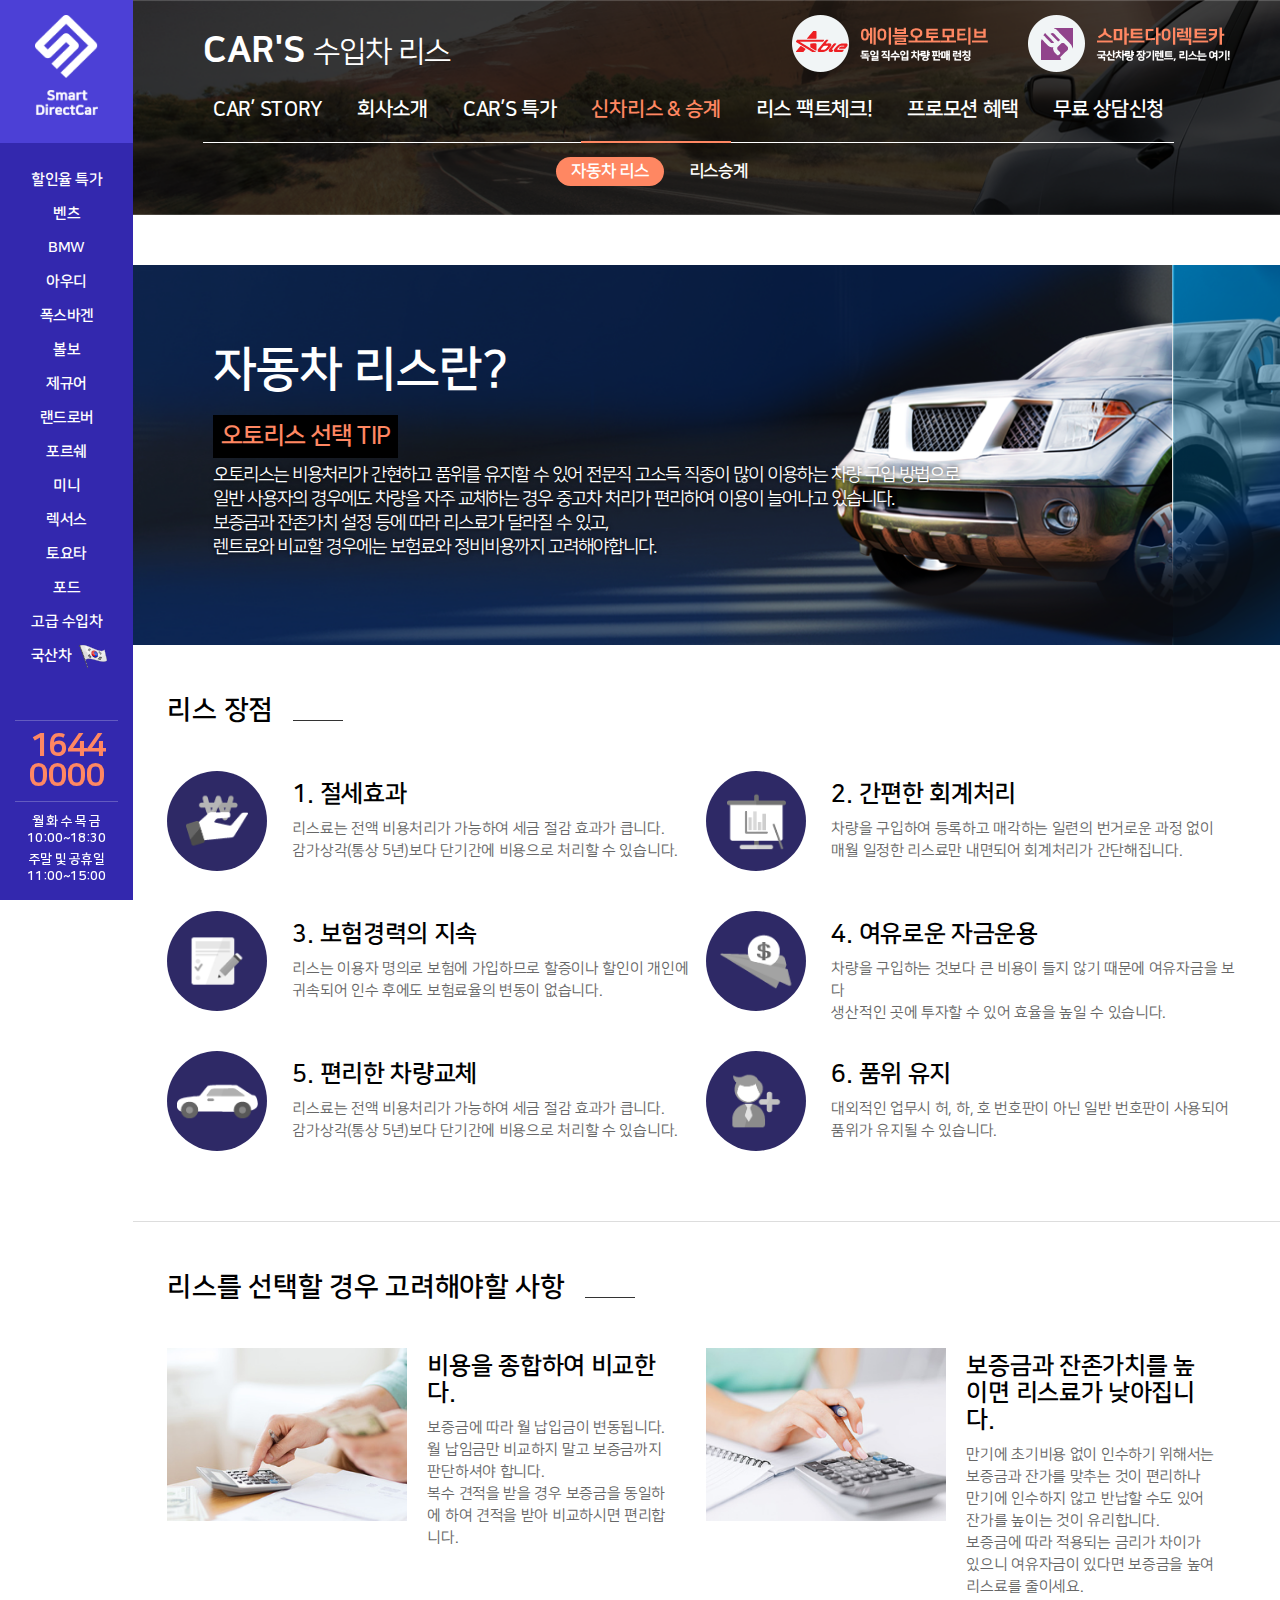
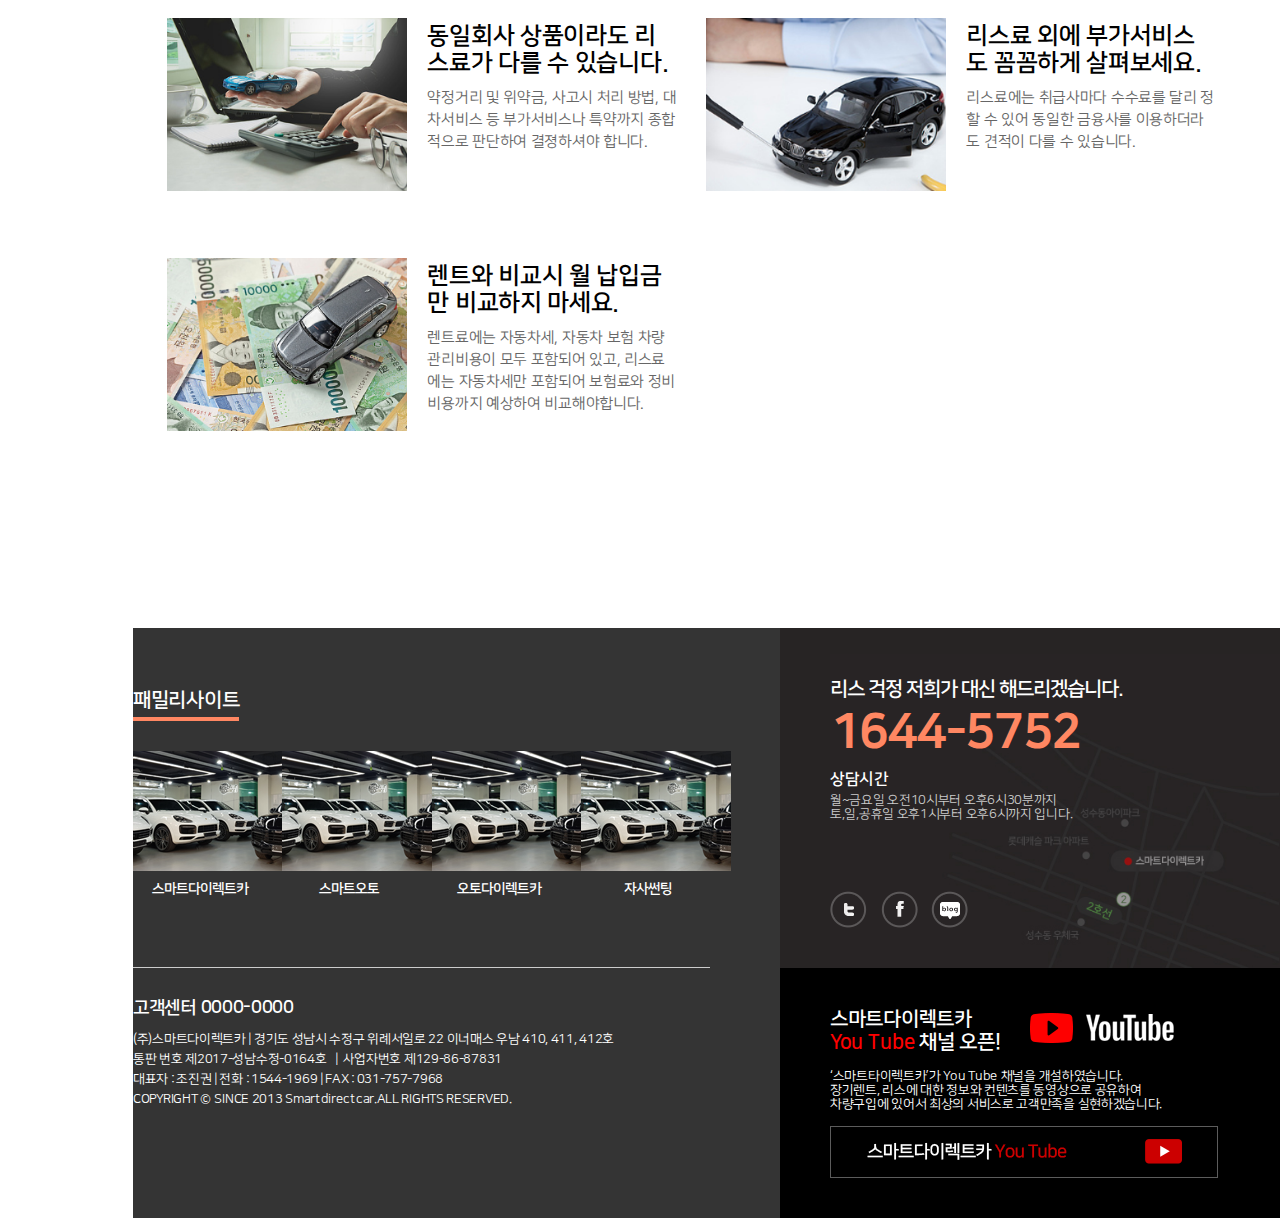
<file: car_rease.html>
<!DOCTYPE html>
<html>
<head>
<title></title>
<meta name="description" content="신차구매, 국산차 수입차 할부 리스 장기렌트, 오토리스, 장기렌트카 가격비교사이트, 보증금없는장기렌트카, 무보증 비교견적">
<meta property="og:type" content="website">
<meta property="og:title" content="스마트오토 - 신차 장기렌트카 자동차리스 비교견적, 오토리스 장기렌트카 가격비교 사이트">
<meta property="og:description" content="신차구매, 국산차 수입차 할부 리스 장기렌트, 오토리스, 장기렌트카 가격비교사이트, 보증금없는장기렌트카, 무보증 비교견적">
<meta property="og:image" content="resources/img/logo.png">
<meta property="og:url" content="http://smartdirectcar.com">
<meta http-equiv="Content-Type" content="text/html; charset=utf-8">
<meta http-equiv="X-UA-Compatible" content="IE=edge">
<link rel="stylesheet" type="text/css" href="resources/css/style.css">
<link rel="stylesheet" type="text/css" href="resources/css/scrollbar.css">
<link rel="stylesheet" type="text/css" href="resources/css/settings.css">
<link rel="stylesheet" type="text/css" href="resources/css/owl.carousel.min.css">
<link rel="stylesheet" type="text/css" href="resources/css/owl.theme.default.min.css">
</head>
<body>
<div class="side-nav">
	<h1><img src="resources/img/logo_smartdirectcar.png" alt="Smartdirect Car"></h1>
	<div class="nav-list scrollbar-inner">
		<ul>
			<li><a href="#"><span>할인율 특가</span></a></li>
			<li><a href="#"><span>벤츠</span></a></li>
			<li><a href="#"><span>BMW</span></a></li>
			<li><a href="#"><span>아우디</span></a></li>
			<li><a href="#"><span>폭스바겐</span></a></li>
			<li><a href="#"><span>볼보</span></a></li>
			<li><a href="#"><span>제규어</span></a></li>
			<li><a href="#"><span>랜드로버</span></a></li>
			<li><a href="#"><span>포르쉐</span></a></li>
			<li><a href="#"><span>미니</span></a></li>
			<li><a href="#"><span>렉서스</span></a></li>
			<li><a href="#"><span>토요타</span></a></li>
			<li><a href="#"><span>포드</span></a></li>
			<li><a href="#"><span>고급 수입차</span></a></li>
			<li><a href="#"><span>국산차</span><img src="resources/img/icon_korea.png"></a></li>
		</ul>
	</div>
    <div class="side-info">
        <div class="contact-info">
            1644<br>0000                    
        </div>
        <div class="work-info">
            <p>
            월 화 수 목 금<br>
            10:00~18:30
            </p>
            <p>
            주말 및 공휴일<br>
            11:00~15:00
            </p>
        </div>
    </div>
</div>
<div class="container">
    <div class="header company">
        <div class="header-wrap">
            <div class="nav">
                <h2 class="header-tt">CAR'S <small>수입차 리스</small></h2>
                <ul>
                    <li><a href="index.html"><span>CAR’ STORY</span></a></li>
                    <li><a href="company.html"><span>회사소개</span></a></li>
                    <li><a href="specials.html"><span>CAR’S 특가</span></a></li>
                    <li class="active" onmouseover="$(this).addClass('hover');"><a href="car_rease.html"><span>신차리스 & 승계</span></a>
                        <ul>
                            <li class="active"><a href="car_rease.html"><span>자동차 리스</span></a></li>
                            <li><a href="#"><span>리스승계</span></a></li>
                        </ul>
                    </li>
                    <li><a href="#"><span>리스 팩트체크!</span></a></li>
                    <li><a href="#"><span>프로모션 혜택</span></a></li>
                    <li><a href="#"><span>무료 상담신청</span></a></li>
                </ul>
            </div>
            <div class="banner">
                <a href="#"><img src="resources/img/header_banner_1.png"></a>
                <a href="#"><img src="resources/img/header_banner_2.png"></a>
            </div>
        </div>
    </div>
    <div class="sub-container">
        <div class="sub-tt-area rease">
            <div class="sub-tt-wrap">
                <div class="sub-tt">
                    <h2><span>자동차 리스란?</span></h2>
                    <div class="point-pink">오토리스 선택 TIP</div>
                    <p>
                        오토리스는 비용처리가 간현하고 품위를 유지할 수 있어 전문직 고소득 직종이 많이 이용하는 차량 구입 방법으로<br>
                        일반 사용자의 경우에도 차량을 자주 교체하는 경우 중고차 처리가 편리하여 이용이 늘어나고 있습니다.<br>
                        보증금과 잔존가치 설정 등에 따라 리스료가 달라질 수 있고,<br>
                        렌트료와 비교할 경우에는 보험료와 정비비용까지 고려해야합니다.
                    </p>
                </div>
            </div>
        </div>
        <div class="sub-ctn-area rease">
            <div class="sub-ctn-wrap">
                <h3 class="sub-ctn-tt"><div class="stt-text">리스 장점</div></h3>
                <div class="sub-ctn-right">
                    <div class="rease-ctn-1">
                        <ul>
                            <li>
                                <div class="ctn-icon"><img src="resources/img/rease/ctn1_icon_1.png"></div>
                                <div class="ctn-text">
                                    <h5>1. 절세효과</h5>
                                    <p>리스료는 전액 비용처리가 가능하여 세금 절감 효과가 큽니다.</p>
                                    <p>감가상각(통상 5년)보다 단기간에 비용으로 처리할 수 있습니다.</p>
                                </div>
                            </li>
                            <li>
                                <div class="ctn-icon"><img src="resources/img/rease/ctn1_icon_2.png"></div>
                                <div class="ctn-text">
                                    <h5>2. 간편한 회계처리</h5>
                                    <p>차량을 구입하여 등록하고 매각하는 일련의 번거로운 과정 없이<br>매월 일정한 리스료만 내면되어 회계처리가 간단해집니다.</p>
                                </div>
                            </li>
                            <li>
                                <div class="ctn-icon"><img src="resources/img/rease/ctn1_icon_3.png"></div>
                                <div class="ctn-text">
                                    <h5>3. 보험경력의 지속</h5>
                                    <p>리스는 이용자 명의로 보험에 가입하므로 할증이나 할인이 개인에<br>귀속되어 인수 후에도 보험료율의 변동이 없습니다.</p>
                                </div>
                            </li>
                            <li>
                                <div class="ctn-icon"><img src="resources/img/rease/ctn1_icon_4.png"></div>
                                <div class="ctn-text">
                                    <h5>4. 여유로운 자금운용</h5>
                                    <p>차량을 구입하는 것보다 큰 비용이 들지 않기 때문에 여유자금을 보다<br>생산적인 곳에 투자할 수 있어 효율을 높일 수 있습니다.</p>
                                </div>
                            </li>
                            <li>
                                <div class="ctn-icon"><img src="resources/img/rease/ctn1_icon_5.png"></div>
                                <div class="ctn-text">
                                    <h5>5. 편리한 차량교체</h5>
                                    <p>리스료는 전액 비용처리가 가능하여 세금 절감 효과가 큽니다.<br>감가상각(통상 5년)보다 단기간에 비용으로 처리할 수 있습니다.</p>
                                </div>
                            </li>
                            <li>
                                <div class="ctn-icon"><img src="resources/img/rease/ctn1_icon_6.png"></div>
                                <div class="ctn-text">
                                    <h5>6. 품위 유지</h5>
                                    <p>대외적인 업무시 허, 하, 호 번호판이 아닌 일반 번호판이 사용되어<br>품위가 유지될 수 있습니다.</p>
                                </div>
                            </li>
                        </ul>
                    </div>
                </div>
            </div>
        </div>
        <div class="sub-ctn-area rease">
            <div class="sub-ctn-wrap">
                <h3 class="sub-ctn-tt"><div class="stt-text">리스를 선택할 경우 고려해야할 사항</div></h3>
                <div class="sub-ctn-right">
                    <div class="rease-ctn-2">
                        <ul>
                            <li>
                                <div class="ctn-img"><img src="resources/img/rease/ctn2_img_1.png"></div>
                                <div class="ctn-text">
                                    <h5>비용을 종합하여 비교한다.</h5>
                                    <p>보증금에 따라 월 납입금이 변동됩니다. 월 납임금만 비교하지 말고 보증금까지 판단하셔야 합니다.<br>복수 견적을 받을 경우 보증금을 동일하에 하여 견적을 받아 비교하시면 편리합니다.</p>
                                </div>
                            </li>
                            <li>
                                <div class="ctn-img"><img src="resources/img/rease/ctn2_img_2.png"></div>
                                <div class="ctn-text">
                                    <h5>보증금과 잔존가치를 높이면 리스료가 낮아집니다.</h5>
                                    <p>만기에 초기비용 없이 인수하기 위해서는 보증금과 잔가를 맞추는 것이 편리하나 만기에 인수하지 않고 반납할 수도 있어 잔가를 높이는 것이 유리합니다. <br>보증금에 따라 적용되는 금리가 차이가 있으니 여유자금이 있다면 보증금을 높여 리스료를 줄이세요.</p>
                                </div>
                            </li>
                            <li>
                                <div class="ctn-img"><img src="resources/img/rease/ctn2_img_3.png"></div>
                                <div class="ctn-text">
                                    <h5>동일회사 상품이라도 리스료가 다를 수 있습니다.</h5>
                                    <p>약정거리 및 위약금, 사고시 처리 방법, 대차서비스 등 부가서비스나 특약까지 종합적으로 판단하여 결졍하셔야 합니다.</p>
                                </div>
                            </li>
                            <li>
                                <div class="ctn-img"><img src="resources/img/rease/ctn2_img_4.png"></div>
                                <div class="ctn-text">
                                    <h5>리스료 외에 부가서비스도 꼼꼼하게 살펴보세요.</h5>
                                    <p>리스료에는 취급사마다 수수료를 달리 정할 수 있어 동일한 금융사를 이용하더라도 견적이 다를 수 있습니다.</p>
                                </div>
                            </li>
                            <li>
                                <div class="ctn-img"><img src="resources/img/rease/ctn2_img_5.png"></div>
                                <div class="ctn-text">
                                    <h5>렌트와 비교시 월 납입금만 비교하지 마세요.</h5>
                                    <p>렌트료에는 자동차세, 자동차 보험 차량관리비용이 모두 포함되어 있고, 리스료에는 자동차세만 포함되어 보험료와 정비비용까지 예상하여 비교해야합니다.</p>
                                </div>
                            </li>
                        </ul>
                    </div>
                </div>
            </div>
        </div>
    </div>
    <div class="footer">
        <div class="footer-wrap">
            <div class="footer-left">
                <div class="family-site">
                    <h3><span>패밀리사이트</span></h3>
                    <ul>
                        <li>
                            <div class="item-img"><img src="resources/img/family_site_sample.png"></div>
                            <div class="item-tt">스마트다이렉트카</div>
                        </li>
                        <li>
                            <div class="item-img"><img src="resources/img/family_site_sample.png"></div>
                            <div class="item-tt">스마트오토</div>
                        </li>
                        <li>
                            <div class="item-img"><img src="resources/img/family_site_sample.png"></div>
                            <div class="item-tt">오토다이렉트카</div>
                        </li>
                        <li>
                            <div class="item-img"><img src="resources/img/family_site_sample.png"></div>
                            <div class="item-tt">자사썬팅</div>
                        </li>
                    </ul>
                </div>
                <div class="copylight">
                    <h3>고객센터 0000-0000</h3>
                    <p>(주)스마트다이렉트카  |  경기도 성남시 수정구 위례서일로 22 이너매스 우남 410, 411, 412호</p>
                    <p>통판 번호 제2017-성남수정-0164호   |  사업자번호 제129-86-87831</p>
                    <p>대표자 : 조진권  |  전화 : 1544-1969   |  FAX : 031-757-7968</p>
                    <p>COPYRIGHT © SINCE 2013 Smartdirectcar.ALL RIGHTS RESERVED.</p>
                    <p></p>
                </div>
            </div>
            <div class="footer-right">
                <div class="smart-contact">
                    <h3><span>리스 걱정  저희가 대신 해드리겠습니다.</span><strong>1644-5752</strong></h3>
                    <h4>상담시간</h4>
                    <p>월~금요일 오전10시부터 오후6시30분까지</p>
                    <p>토,일,공휴일 오후1시부터 오후6시까지 입니다.</p>
                    <div class="site-link">
                        <a href="javascript:void(0);"><img src="resources/img/icon_twiter.png"></a>
                        <a href="javascript:void(0);"><img src="resources/img/icon_facebook.png"></a>
                        <a href="javascript:void(0);"><img src="resources/img/icon_blog.png"></a>
                    </div>
                </div>
                <div class="smart-youtube">
                    <h3>스마트다이렉트카<br><span>You Tube</span> 채널 오픈!</h3>
                    <p>‘스마트타이렉트카’가 You Tube 채널을 개설하였습니다.</p>
                    <p>장기렌트, 리스에 대한 정보와 컨텐츠를 동영상으로 공유하여</p>
                    <p>차량구입에 있어서 최상의 서비스로 고객만족을 실현하겠습니다.</p>
                    <a href="javascirpt:void(0);"><img src="resources/img/btn_youtube.png"></a>
                </div>
            </div>
        </div>
    </div>
</div>
<script src="https://code.jquery.com/jquery-1.11.0.min.js"></script>
<script src="resources/js/owl.carousel.min.js"></script>
<script src="resources/js/jquery.scrollbar.js"></script>
<script src="resources/js/jquery.themepunch.tools.min.js"></script>
<script src="resources/js/jquery.themepunch.revolution.min.js"></script>
<script type="text/javascript" src="resources/js/revolution.extension.carousel.js"></script>
<script type="text/javascript" src="resources/js/revolution.extension.navigation.js"></script>
<script src="resources/js/vticker-min.js"></script>
<script src="resources/js/waypoints.min.js"></script>
<script src="resources/js/counterup.min.js"></script>
<script>

$(window).scroll(function(){
  var stickytop = $('.specials-inquiry'),
      scroll = $(window).scrollTop();

  if (scroll >= 700) { 
    stickytop.addClass('fixed');
  }
  else {
    stickytop.removeClass('fixed');
  }
});    

$(document).ready(function(){

    // Counter
    $('.stt-count .count').counterUp({
        delay: 10,
        time: 1000
    });

    // Header Navigation
    $(".header .nav > ul > li").mouseover(function() {
        $(this).addClass('hover');
    });
    $(".header .nav > ul > li").mouseout(function() {
        $(this).removeClass('hover');
    });

    // Jquery Scrollbar
    $('.scrollbar-inner').scrollbar();

    $('.specials-list ul .list-item').click (function() {
        $('.specials-list ul .list-item').removeClass('selected');
        $(this).toggleClass('selected');
    });

});

</script>
</body>
</html>
</file>
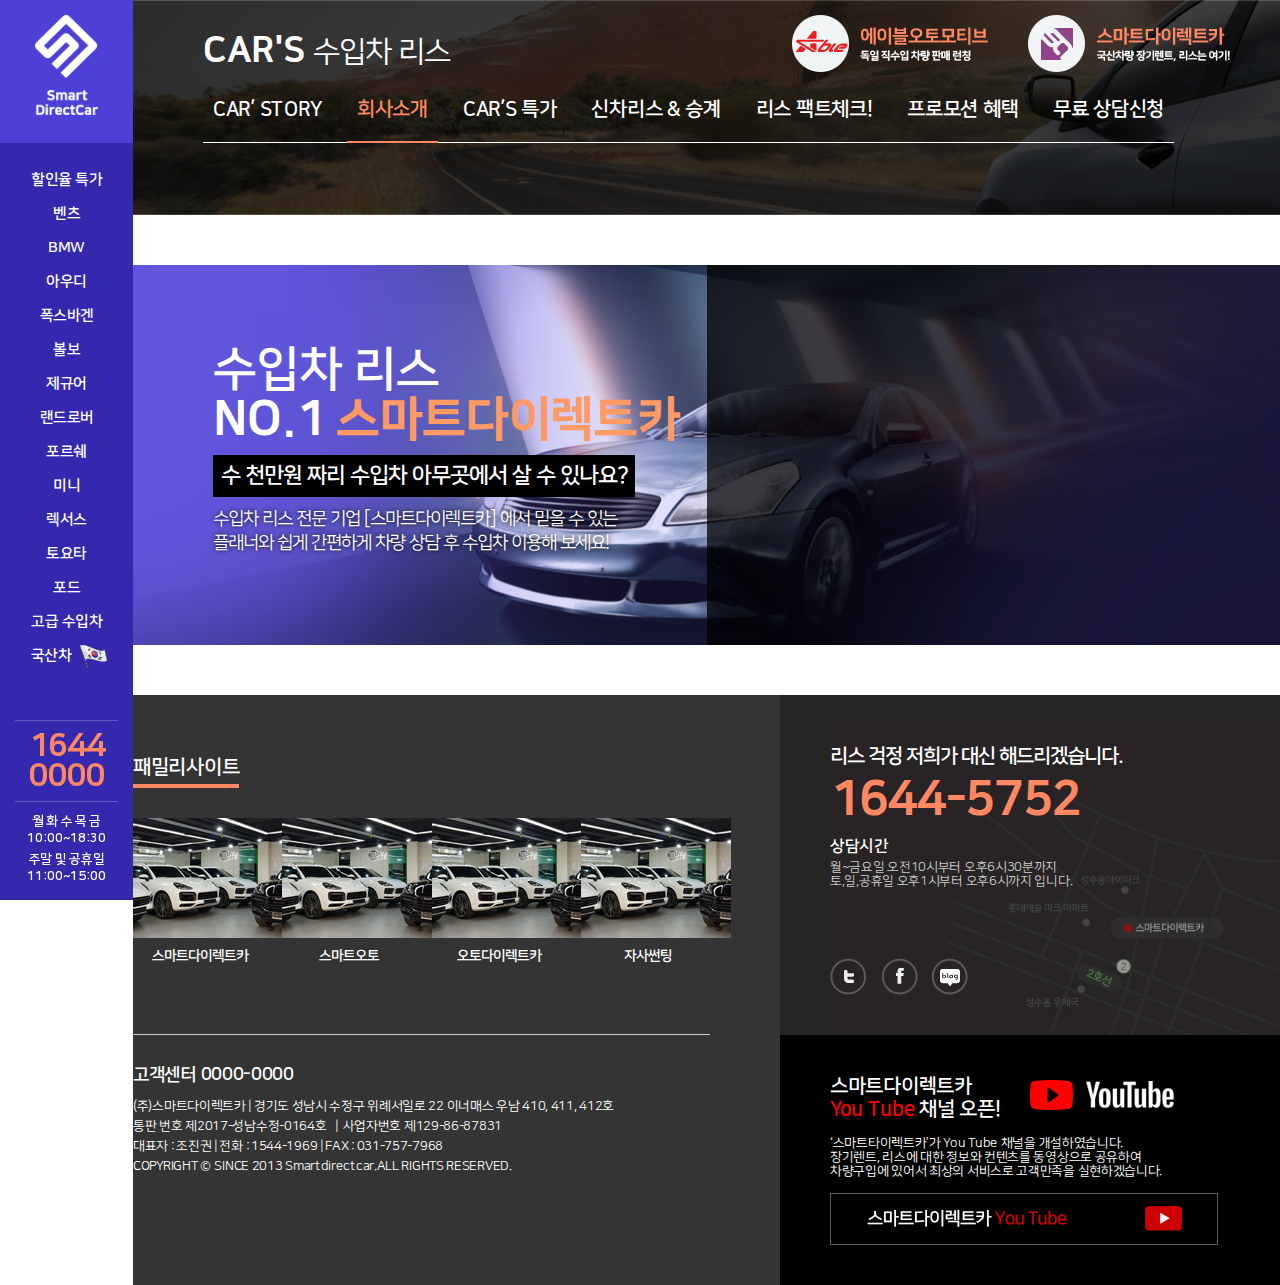
<file: company.html>
<!DOCTYPE html>
<html>
<head>
<title></title>
<meta name="description" content="신차구매, 국산차 수입차 할부 리스 장기렌트, 오토리스, 장기렌트카 가격비교사이트, 보증금없는장기렌트카, 무보증 비교견적">
<meta property="og:type" content="website">
<meta property="og:title" content="스마트오토 - 신차 장기렌트카 자동차리스 비교견적, 오토리스 장기렌트카 가격비교 사이트">
<meta property="og:description" content="신차구매, 국산차 수입차 할부 리스 장기렌트, 오토리스, 장기렌트카 가격비교사이트, 보증금없는장기렌트카, 무보증 비교견적">
<meta property="og:image" content="resources/img/logo.png">
<meta property="og:url" content="http://smartdirectcar.com">
<meta http-equiv="Content-Type" content="text/html; charset=utf-8">
<meta http-equiv="X-UA-Compatible" content="IE=edge">
<link rel="stylesheet" type="text/css" href="resources/css/style.css">
<link rel="stylesheet" type="text/css" href="resources/css/scrollbar.css">
<link rel="stylesheet" type="text/css" href="resources/css/settings.css">
<link rel="stylesheet" type="text/css" href="resources/css/owl.carousel.min.css">
<link rel="stylesheet" type="text/css" href="resources/css/owl.theme.default.min.css">
</head>
<body>
<div class="side-nav">
	<h1><img src="resources/img/logo_smartdirectcar.png" alt="Smartdirect Car"></h1>
	<div class="nav-list scrollbar-inner">
		<ul>
			<li><a href="#"><span>할인율 특가</span></a></li>
			<li><a href="#"><span>벤츠</span></a></li>
			<li><a href="#"><span>BMW</span></a></li>
			<li><a href="#"><span>아우디</span></a></li>
			<li><a href="#"><span>폭스바겐</span></a></li>
			<li><a href="#"><span>볼보</span></a></li>
			<li><a href="#"><span>제규어</span></a></li>
			<li><a href="#"><span>랜드로버</span></a></li>
			<li><a href="#"><span>포르쉐</span></a></li>
			<li><a href="#"><span>미니</span></a></li>
			<li><a href="#"><span>렉서스</span></a></li>
			<li><a href="#"><span>토요타</span></a></li>
			<li><a href="#"><span>포드</span></a></li>
			<li><a href="#"><span>고급 수입차</span></a></li>
			<li><a href="#"><span>국산차</span><img src="resources/img/icon_korea.png"></a></li>
		</ul>
	</div>
    <div class="side-info">
        <div class="contact-info">
            1644<br>0000                    
        </div>
        <div class="work-info">
            <p>
            월 화 수 목 금<br>
            10:00~18:30
            </p>
            <p>
            주말 및 공휴일<br>
            11:00~15:00
            </p>
        </div>
    </div>
</div>
<div class="container">
    <div class="header company">
        <div class="header-wrap">
            <div class="nav">
                <h2 class="header-tt">CAR'S <small>수입차 리스</small></h2>
                <ul>
                    <li><a href="index.html"><span>CAR’ STORY</span></a></li>
                    <li class="active"><a href="company.html"><span>회사소개</span></a></li>
                    <li><a href="#"><span>CAR’S 특가</span></a></li>
                    <li onmouseover="$(this).addClass('hover');"><a href="#"><span>신차리스 & 승계</span></a>
                        <ul>
                            <li><a href="#"><span>신규리스</span></a></li>
                            <li><a href="#"><span>리스승계</span></a></li>
                        </ul>
                    </li>
                    <li><a href="#"><span>리스 팩트체크!</span></a></li>
                    <li><a href="#"><span>프로모션 혜택</span></a></li>
                    <li><a href="#"><span>무료 상담신청</span></a></li>
                </ul>
            </div>
            <div class="banner">
                <a href="#"><img src="resources/img/header_banner_1.png"></a>
                <a href="#"><img src="resources/img/header_banner_2.png"></a>
            </div>
        </div>
    </div>
    <div class="sub-container">
        <div class="sub-tt-area company">
            <div class="sub-tt-wrap">
                <div class="sub-tt">
                    <h2><span>수입차 리스</span><br>NO.1 <strong>스마트다이렉트카</strong></h2>
                    <div class="point-black">수 천만원 짜리 수입차 아무곳에서 살 수 있나요?</div>
                    <p>수입차 리스 전문 기업 [스마트다이렉트카] 에서 믿을 수 있는<br>플래너와  쉽게 간편하게 차량 상담 후 수입차 이용해 보세요!</p>
                </div>
                <div class="sub-tt-ctn"></div>
            </div>
        </div>
    </div>
    <div class="footer">
        <div class="footer-wrap">
            <div class="footer-left">
                <div class="family-site">
                    <h3><span>패밀리사이트</span></h3>
                    <ul>
                        <li>
                            <div class="item-img"><img src="resources/img/family_site_sample.png"></div>
                            <div class="item-tt">스마트다이렉트카</div>
                        </li>
                        <li>
                            <div class="item-img"><img src="resources/img/family_site_sample.png"></div>
                            <div class="item-tt">스마트오토</div>
                        </li>
                        <li>
                            <div class="item-img"><img src="resources/img/family_site_sample.png"></div>
                            <div class="item-tt">오토다이렉트카</div>
                        </li>
                        <li>
                            <div class="item-img"><img src="resources/img/family_site_sample.png"></div>
                            <div class="item-tt">자사썬팅</div>
                        </li>
                    </ul>
                </div>
                <div class="copylight">
                    <h3>고객센터 0000-0000</h3>
                    <p>(주)스마트다이렉트카  |  경기도 성남시 수정구 위례서일로 22 이너매스 우남 410, 411, 412호</p>
                    <p>통판 번호 제2017-성남수정-0164호   |  사업자번호 제129-86-87831</p>
                    <p>대표자 : 조진권  |  전화 : 1544-1969   |  FAX : 031-757-7968</p>
                    <p>COPYRIGHT © SINCE 2013 Smartdirectcar.ALL RIGHTS RESERVED.</p>
                    <p></p>
                </div>
            </div>
            <div class="footer-right">
                <div class="smart-contact">
                    <h3><span>리스 걱정  저희가 대신 해드리겠습니다.</span><strong>1644-5752</strong></h3>
                    <h4>상담시간</h4>
                    <p>월~금요일 오전10시부터 오후6시30분까지</p>
                    <p>토,일,공휴일 오후1시부터 오후6시까지 입니다.</p>
                    <div class="site-link">
                        <a href="javascript:void(0);"><img src="resources/img/icon_twiter.png"></a>
                        <a href="javascript:void(0);"><img src="resources/img/icon_facebook.png"></a>
                        <a href="javascript:void(0);"><img src="resources/img/icon_blog.png"></a>
                    </div>
                </div>
                <div class="smart-youtube">
                    <h3>스마트다이렉트카<br><span>You Tube</span> 채널 오픈!</h3>
                    <p>‘스마트타이렉트카’가 You Tube 채널을 개설하였습니다.</p>
                    <p>장기렌트, 리스에 대한 정보와 컨텐츠를 동영상으로 공유하여</p>
                    <p>차량구입에 있어서 최상의 서비스로 고객만족을 실현하겠습니다.</p>
                    <a href="javascirpt:void(0);"><img src="resources/img/btn_youtube.png"></a>
                </div>
            </div>
        </div>
    </div>
</div>
<script src="https://code.jquery.com/jquery-1.11.0.min.js"></script>
<script src="resources/js/owl.carousel.min.js"></script>
<script src="resources/js/jquery.scrollbar.js"></script>
<script src="resources/js/jquery.themepunch.tools.min.js"></script>
<script src="resources/js/jquery.themepunch.revolution.min.js"></script>
<script type="text/javascript" src="resources/js/revolution.extension.carousel.js"></script>
<script type="text/javascript" src="resources/js/revolution.extension.navigation.js"></script>
<script src="resources/js/vticker-min.js"></script>
<script src="resources/js/waypoints.min.js"></script>
<script src="resources/js/counterup.min.js"></script>
<script>
    
$(document).ready(function(){

    // Counter
    $('.rease-now-item .count').counterUp({
        delay: 10,
        time: 1000
    });

    // Header Navigation
    $(".header .nav > ul > li").mouseover(function() {
        $(this).addClass('hover');
    });
    $(".header .nav > ul > li").mouseout(function() {
        $(this).removeClass('hover');
    });

    // Jquery Scrollbar
    $('.scrollbar-inner').scrollbar();

    // Main Banner Slide
    var owl = $('.owl-carousel.side-banner');
        owl.owlCarousel({
        margin: 0,
        loop: true,
        items:1,
        nav: true,
        autoplay:true,
        autoplayTimeout:3000,
        autoplayHoverPause:true
    });

    
    // Main Awards Slide
    var owl = $('.owl-carousel.list-awards');
        owl.owlCarousel({
        margin: 20,
        loop: true,
        items:5,
        nav: true,
        autoplay:true,
        autoplayTimeout:3000,
        autoplayHoverPause:true
    });
    
    // Main Tinting Slide
    var owl = $('.owl-carousel.list-tinting');
        owl.owlCarousel({
        margin: 0,
        loop: true,
        items:5,
        nav: true,
        autoplay:true,
        autoplayTimeout:3000,
        autoplayHoverPause:true
    });
});

</script>
</body>
</html>
</file>
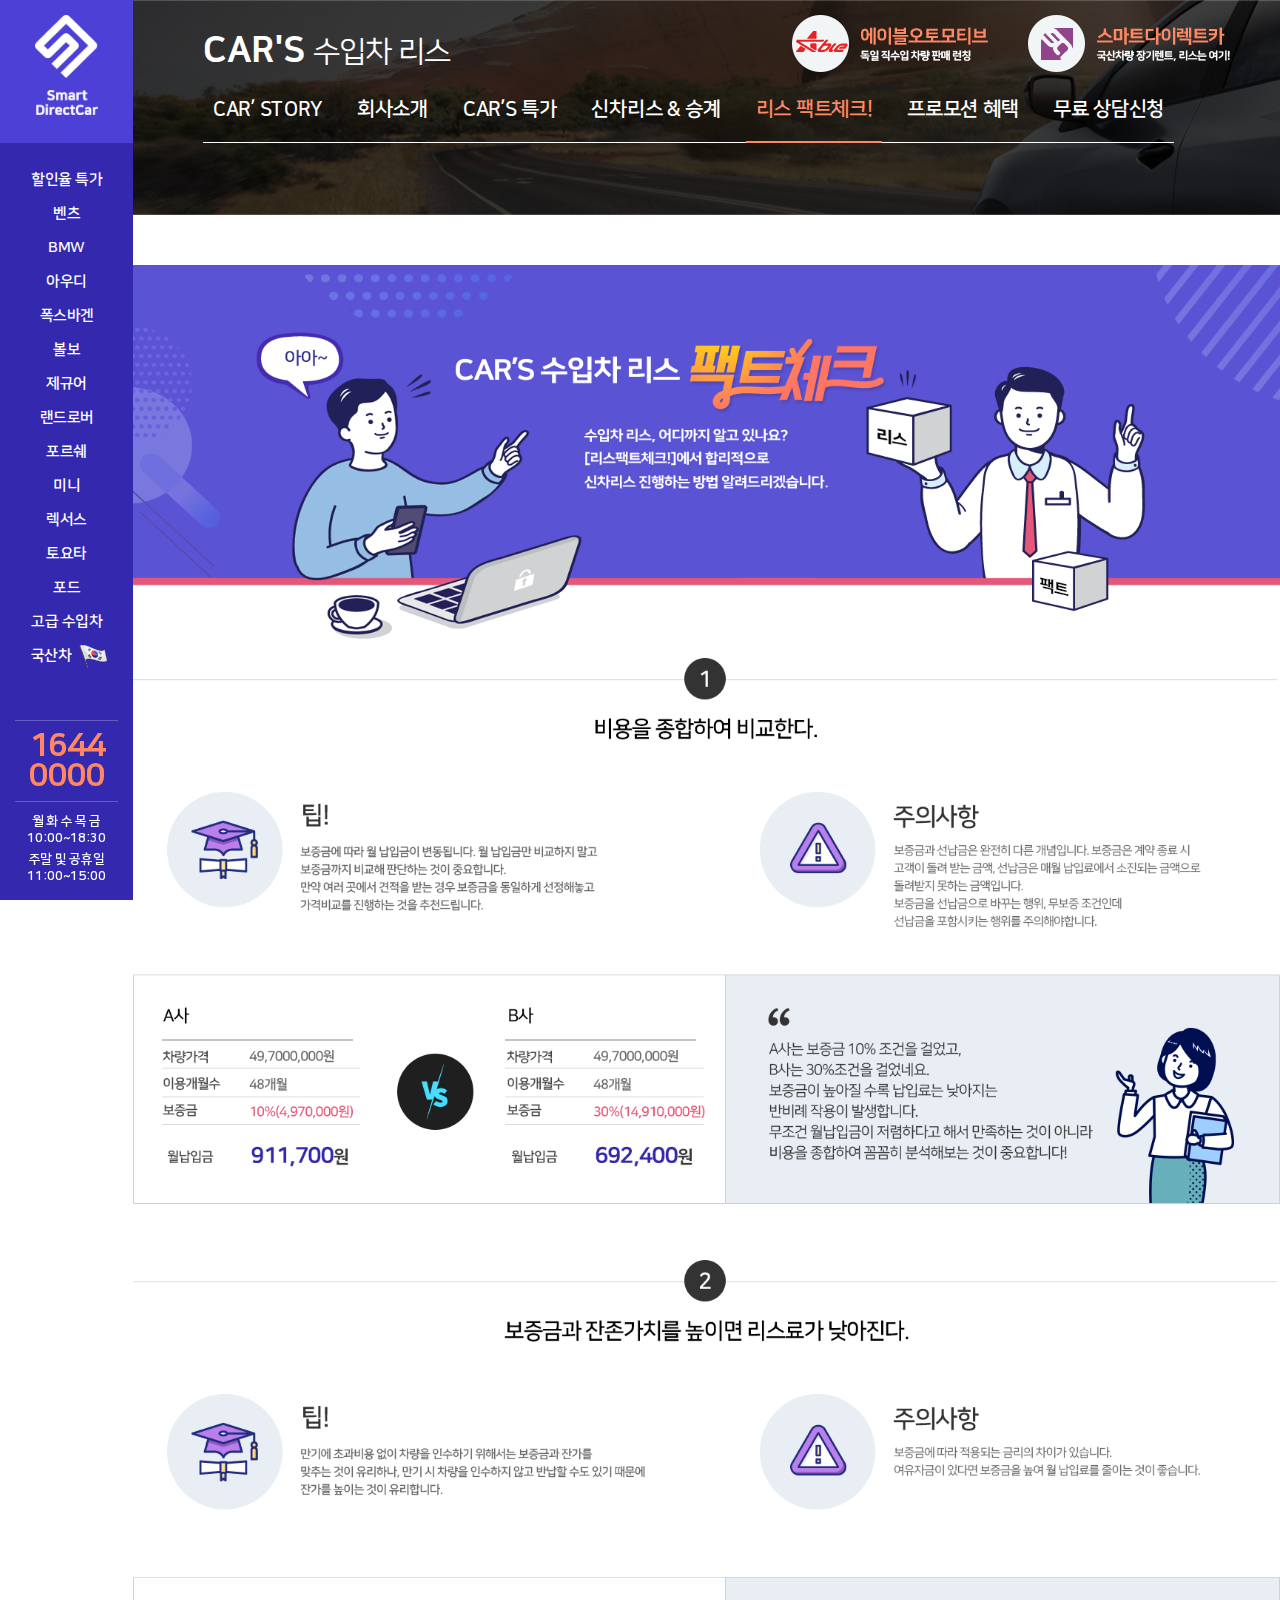
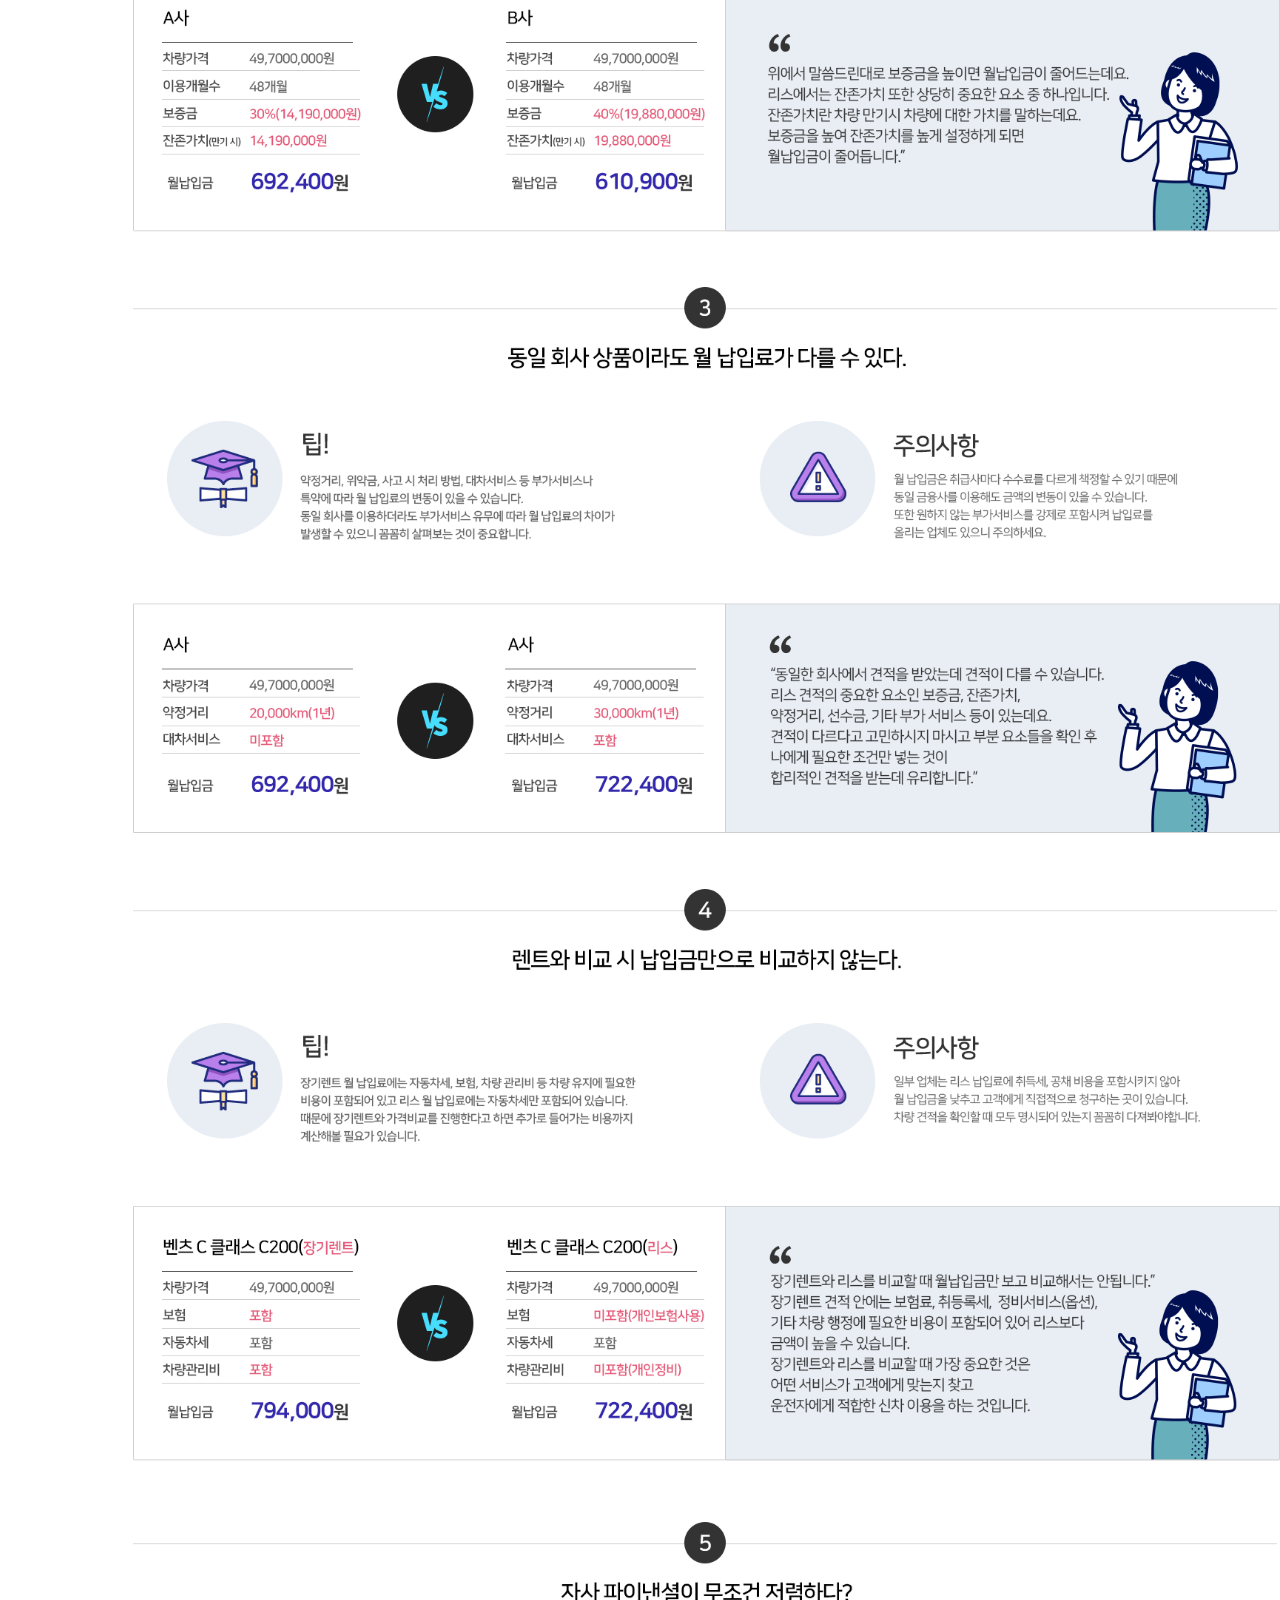
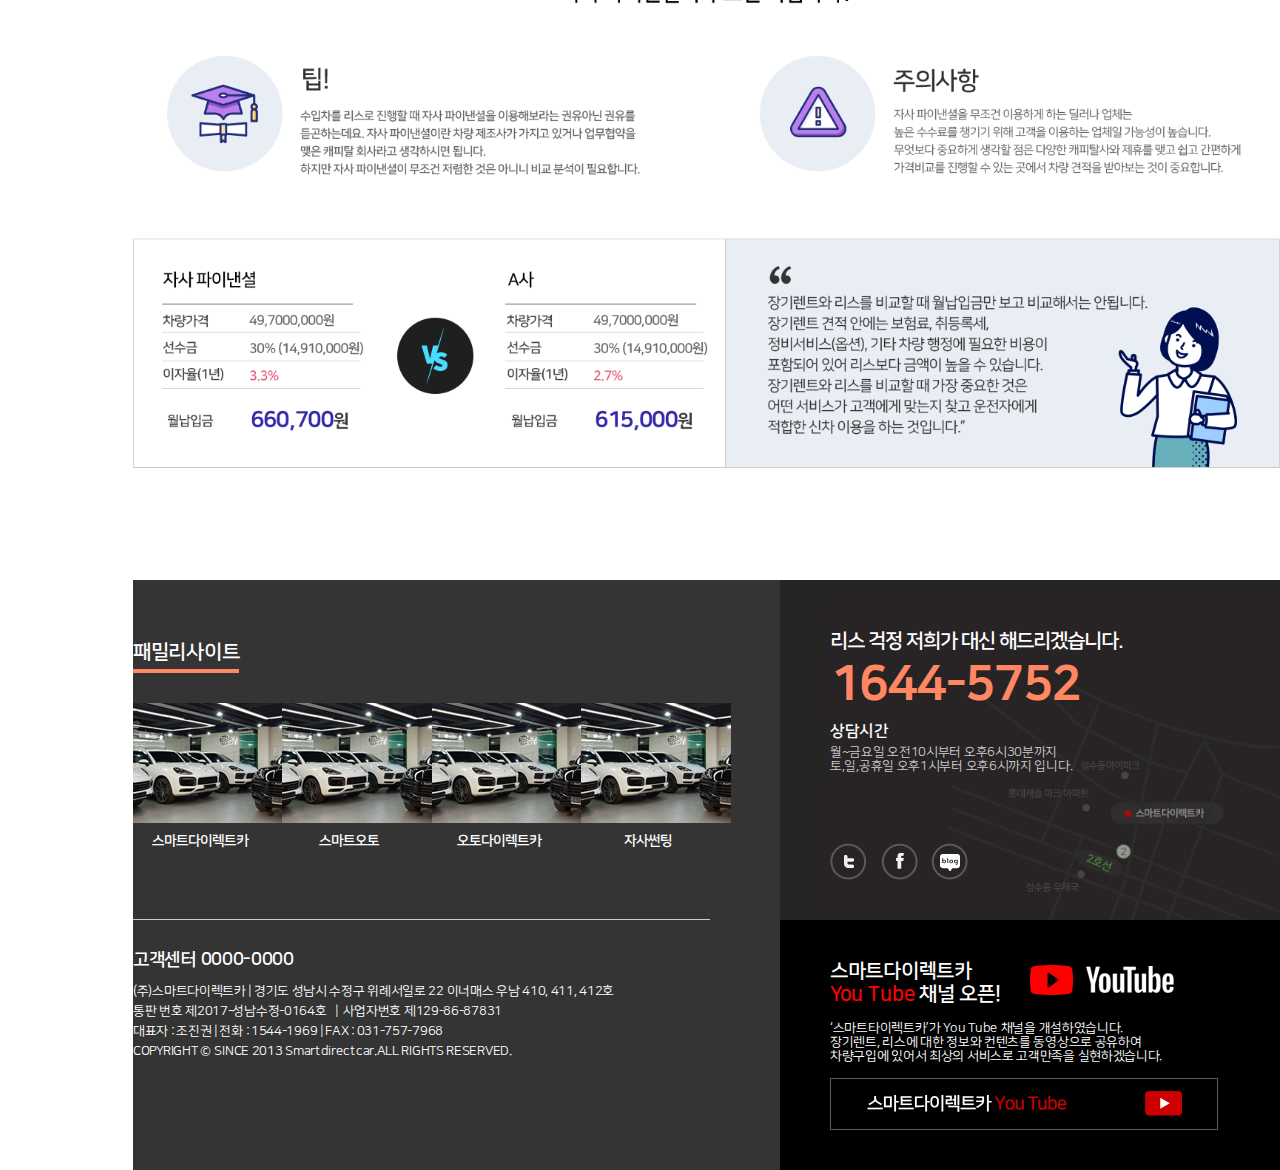
<file: fact.html>
<!DOCTYPE html>
<html>
<head>
<title></title>
<meta name="description" content="신차구매, 국산차 수입차 할부 리스 장기렌트, 오토리스, 장기렌트카 가격비교사이트, 보증금없는장기렌트카, 무보증 비교견적">
<meta property="og:type" content="website">
<meta property="og:title" content="스마트오토 - 신차 장기렌트카 자동차리스 비교견적, 오토리스 장기렌트카 가격비교 사이트">
<meta property="og:description" content="신차구매, 국산차 수입차 할부 리스 장기렌트, 오토리스, 장기렌트카 가격비교사이트, 보증금없는장기렌트카, 무보증 비교견적">
<meta property="og:image" content="resources/img/logo.png">
<meta property="og:url" content="http://smartdirectcar.com">
<meta http-equiv="Content-Type" content="text/html; charset=utf-8">
<meta http-equiv="X-UA-Compatible" content="IE=edge">
<link rel="stylesheet" type="text/css" href="resources/css/style.css">
<link rel="stylesheet" type="text/css" href="resources/css/scrollbar.css">
<link rel="stylesheet" type="text/css" href="resources/css/settings.css">
<link rel="stylesheet" type="text/css" href="resources/css/owl.carousel.min.css">
<link rel="stylesheet" type="text/css" href="resources/css/owl.theme.default.min.css">
</head>
<body>
<div class="side-nav">
	<h1><img src="resources/img/logo_smartdirectcar.png" alt="Smartdirect Car"></h1>
	<div class="nav-list scrollbar-inner">
        <ul>
            <li><a href="rease_detail.html"><span>할인율 특가</span></a></li>
            <li><a href="rease_detail.html"><span>벤츠</span></a></li>
            <li><a href="rease_detail.html"><span>BMW</span></a></li>
            <li><a href="rease_detail.html"><span>아우디</span></a></li>
            <li><a href="rease_detail.html"><span>폭스바겐</span></a></li>
            <li><a href="rease_detail.html"><span>볼보</span></a></li>
            <li><a href="rease_detail.html"><span>제규어</span></a></li>
            <li><a href="rease_detail.html"><span>랜드로버</span></a></li>
            <li><a href="rease_detail.html"><span>포르쉐</span></a></li>
            <li><a href="rease_detail.html"><span>미니</span></a></li>
            <li><a href="rease_detail.html"><span>렉서스</span></a></li>
            <li><a href="rease_detail.html"><span>토요타</span></a></li>
            <li><a href="rease_detail.html"><span>포드</span></a></li>
            <li><a href="rease_detail.html"><span>고급 수입차</span></a></li>
            <li><a href="rease_detail.html"><span>국산차</span><img src="resources/img/icon_korea.png"></a></li>
        </ul>
	</div>
    <div class="side-info">
        <div class="contact-info">
            1644<br>0000                    
        </div>
        <div class="work-info">
            <p>
            월 화 수 목 금<br>
            10:00~18:30
            </p>
            <p>
            주말 및 공휴일<br>
            11:00~15:00
            </p>
        </div>
    </div>
</div>
<div class="container">
    <div class="header company">
        <div class="header-wrap">
            <div class="nav">
                <h2 class="header-tt">CAR'S <small>수입차 리스</small></h2>
                <ul>
                    <li><a href="index.html"><span>CAR’ STORY</span></a></li>
                    <li><a href="company.html"><span>회사소개</span></a></li>
                    <li><a href="specials.html"><span>CAR’S 특가</span></a></li>
                    <li onmouseover="$(this).addClass('hover');"><a href="car_rease.html"><span>신차리스 & 승계</span></a>
                        <ul>
                            <li><a href="car_rease.html"><span>자동차 리스</span></a></li>
                            <li><a href="succession.html"><span>리스승계</span></a></li>
                        </ul>
                    </li>
                    <li class="active"><a href="fact.html"><span>리스 팩트체크!</span></a></li>
                    <li><a href="promotion.html"><span>프로모션 혜택</span></a></li>
                    <li><a href="#"><span>무료 상담신청</span></a></li>
                </ul>
            </div>
            <div class="banner">
                <a href="#"><img src="resources/img/header_banner_1.png"></a>
                <a href="#"><img src="resources/img/header_banner_2.png"></a>
            </div>
        </div>
    </div>
    <div class="sub-container">
        <div class="fact-list">
            <img src="resources/img/fact_tt.png" title="CAR’S 수입차 리스 팩트체크">
            <img src="resources/img/fact_1.png" title="1. 비용을 종합하여 비교한다.">
            <img src="resources/img/fact_2.png" title="2. 보증금과 잔존가치를 높이면 리스료가 낮아진다.">
            <img src="resources/img/fact_3.png" title="3. 동일 회사 상품이라도 월 납입료가 다를 수 있다.">
            <img src="resources/img/fact_4.png" title="4. 렌트와 비교 시 납입금만으로 비교하지 않는다.">
            <img src="resources/img/fact_5.png" title="5. 자사 파이낸셜이 무조건 저렴하다?">
        </div>
    </div>
    <div class="footer">
        <div class="footer-wrap">
            <div class="footer-left">
                <div class="family-site">
                    <h3><span>패밀리사이트</span></h3>
                    <ul>
                        <li>
                            <div class="item-img"><img src="resources/img/family_site_sample.png"></div>
                            <div class="item-tt">스마트다이렉트카</div>
                        </li>
                        <li>
                            <div class="item-img"><img src="resources/img/family_site_sample.png"></div>
                            <div class="item-tt">스마트오토</div>
                        </li>
                        <li>
                            <div class="item-img"><img src="resources/img/family_site_sample.png"></div>
                            <div class="item-tt">오토다이렉트카</div>
                        </li>
                        <li>
                            <div class="item-img"><img src="resources/img/family_site_sample.png"></div>
                            <div class="item-tt">자사썬팅</div>
                        </li>
                    </ul>
                </div>
                <div class="copylight">
                    <h3>고객센터 0000-0000</h3>
                    <p>(주)스마트다이렉트카  |  경기도 성남시 수정구 위례서일로 22 이너매스 우남 410, 411, 412호</p>
                    <p>통판 번호 제2017-성남수정-0164호   |  사업자번호 제129-86-87831</p>
                    <p>대표자 : 조진권  |  전화 : 1544-1969   |  FAX : 031-757-7968</p>
                    <p>COPYRIGHT © SINCE 2013 Smartdirectcar.ALL RIGHTS RESERVED.</p>
                    <p></p>
                </div>
            </div>
            <div class="footer-right">
                <div class="smart-contact">
                    <h3><span>리스 걱정  저희가 대신 해드리겠습니다.</span><strong>1644-5752</strong></h3>
                    <h4>상담시간</h4>
                    <p>월~금요일 오전10시부터 오후6시30분까지</p>
                    <p>토,일,공휴일 오후1시부터 오후6시까지 입니다.</p>
                    <div class="site-link">
                        <a href="javascript:void(0);"><img src="resources/img/icon_twiter.png"></a>
                        <a href="javascript:void(0);"><img src="resources/img/icon_facebook.png"></a>
                        <a href="javascript:void(0);"><img src="resources/img/icon_blog.png"></a>
                    </div>
                </div>
                <div class="smart-youtube">
                    <h3>스마트다이렉트카<br><span>You Tube</span> 채널 오픈!</h3>
                    <p>‘스마트타이렉트카’가 You Tube 채널을 개설하였습니다.</p>
                    <p>장기렌트, 리스에 대한 정보와 컨텐츠를 동영상으로 공유하여</p>
                    <p>차량구입에 있어서 최상의 서비스로 고객만족을 실현하겠습니다.</p>
                    <a href="javascirpt:void(0);"><img src="resources/img/btn_youtube.png"></a>
                </div>
            </div>
        </div>
    </div>
</div>
<script src="https://code.jquery.com/jquery-1.11.0.min.js"></script>
<script src="resources/js/owl.carousel.min.js"></script>
<script src="resources/js/jquery.scrollbar.js"></script>
<script src="resources/js/jquery.themepunch.tools.min.js"></script>
<script src="resources/js/jquery.themepunch.revolution.min.js"></script>
<script type="text/javascript" src="resources/js/revolution.extension.carousel.js"></script>
<script type="text/javascript" src="resources/js/revolution.extension.navigation.js"></script>
<script src="resources/js/vticker-min.js"></script>
<script src="resources/js/waypoints.min.js"></script>
<script src="resources/js/counterup.min.js"></script>
<script>

$(window).scroll(function(){
  var stickytop = $('.specials-inquiry'),
      scroll = $(window).scrollTop();

  if (scroll >= 700) { 
    stickytop.addClass('fixed');
  }
  else {
    stickytop.removeClass('fixed');
  }
});    

$(document).ready(function(){

    // Counter
    $('.stt-count .count').counterUp({
        delay: 10,
        time: 1000
    });

    // Header Navigation
    $(".header .nav > ul > li").mouseover(function() {
        $(this).addClass('hover');
    });
    $(".header .nav > ul > li").mouseout(function() {
        $(this).removeClass('hover');
    });

    // Jquery Scrollbar
    $('.scrollbar-inner').scrollbar();

    $('.specials-list ul .list-item').click (function() {
        $('.specials-list ul .list-item').removeClass('selected');
        $(this).toggleClass('selected');
    });

});

</script>
</body>
</html>
</file>
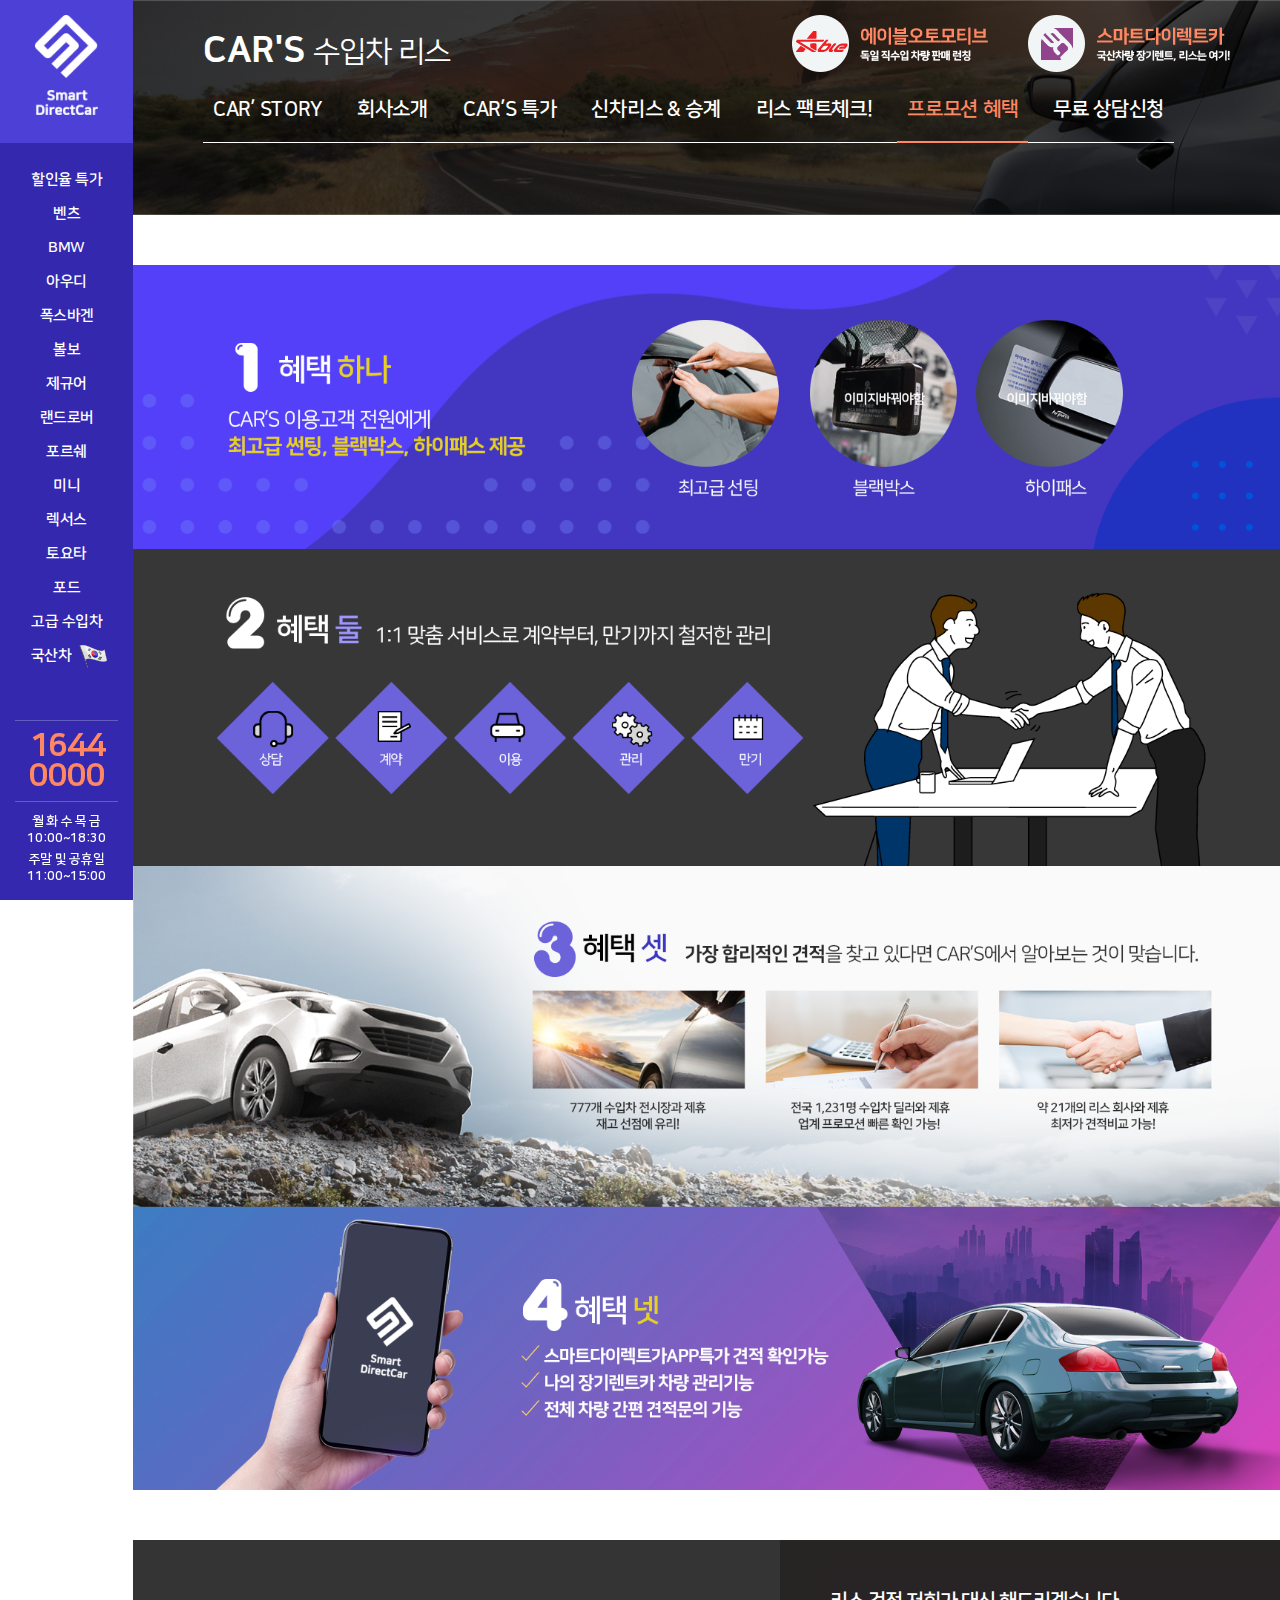
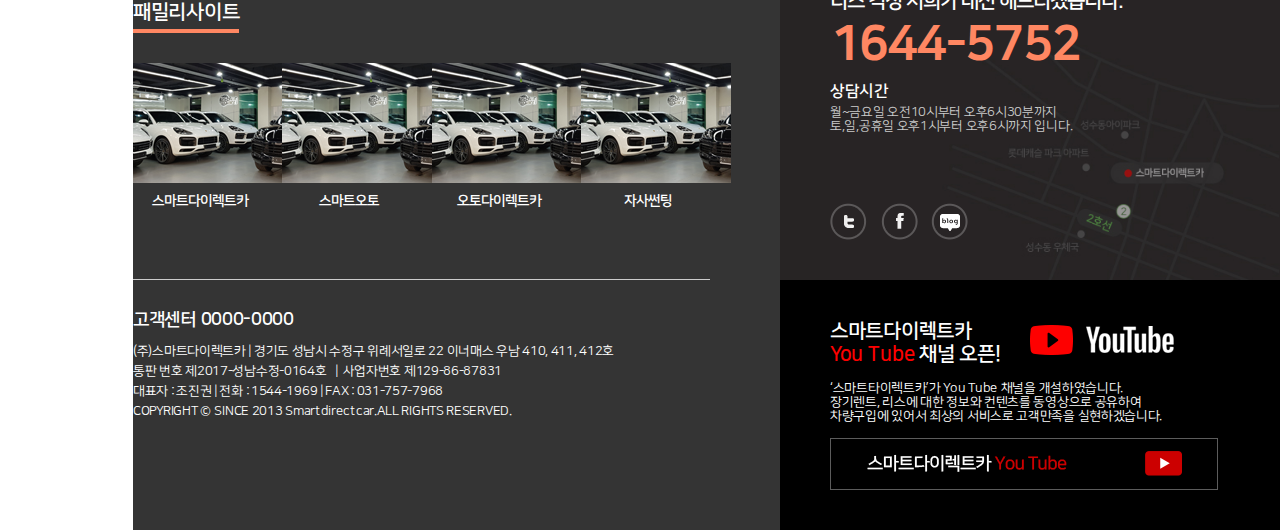
<file: promotion.html>
<!DOCTYPE html>
<html>
<head>
<title></title>
<meta name="description" content="신차구매, 국산차 수입차 할부 리스 장기렌트, 오토리스, 장기렌트카 가격비교사이트, 보증금없는장기렌트카, 무보증 비교견적">
<meta property="og:type" content="website">
<meta property="og:title" content="스마트오토 - 신차 장기렌트카 자동차리스 비교견적, 오토리스 장기렌트카 가격비교 사이트">
<meta property="og:description" content="신차구매, 국산차 수입차 할부 리스 장기렌트, 오토리스, 장기렌트카 가격비교사이트, 보증금없는장기렌트카, 무보증 비교견적">
<meta property="og:image" content="resources/img/logo.png">
<meta property="og:url" content="http://smartdirectcar.com">
<meta http-equiv="Content-Type" content="text/html; charset=utf-8">
<meta http-equiv="X-UA-Compatible" content="IE=edge">
<link rel="stylesheet" type="text/css" href="resources/css/style.css">
<link rel="stylesheet" type="text/css" href="resources/css/scrollbar.css">
<link rel="stylesheet" type="text/css" href="resources/css/settings.css">
<link rel="stylesheet" type="text/css" href="resources/css/owl.carousel.min.css">
<link rel="stylesheet" type="text/css" href="resources/css/owl.theme.default.min.css">
</head>
<body>
<div class="side-nav">
	<h1><img src="resources/img/logo_smartdirectcar.png" alt="Smartdirect Car"></h1>
	<div class="nav-list scrollbar-inner">
        <ul>
            <li><a href="rease_detail.html"><span>할인율 특가</span></a></li>
            <li><a href="rease_detail.html"><span>벤츠</span></a></li>
            <li><a href="rease_detail.html"><span>BMW</span></a></li>
            <li><a href="rease_detail.html"><span>아우디</span></a></li>
            <li><a href="rease_detail.html"><span>폭스바겐</span></a></li>
            <li><a href="rease_detail.html"><span>볼보</span></a></li>
            <li><a href="rease_detail.html"><span>제규어</span></a></li>
            <li><a href="rease_detail.html"><span>랜드로버</span></a></li>
            <li><a href="rease_detail.html"><span>포르쉐</span></a></li>
            <li><a href="rease_detail.html"><span>미니</span></a></li>
            <li><a href="rease_detail.html"><span>렉서스</span></a></li>
            <li><a href="rease_detail.html"><span>토요타</span></a></li>
            <li><a href="rease_detail.html"><span>포드</span></a></li>
            <li><a href="rease_detail.html"><span>고급 수입차</span></a></li>
            <li><a href="rease_detail.html"><span>국산차</span><img src="resources/img/icon_korea.png"></a></li>
        </ul>
	</div>
    <div class="side-info">
        <div class="contact-info">
            1644<br>0000                    
        </div>
        <div class="work-info">
            <p>
            월 화 수 목 금<br>
            10:00~18:30
            </p>
            <p>
            주말 및 공휴일<br>
            11:00~15:00
            </p>
        </div>
    </div>
</div>
<div class="container">
    <div class="header company">
        <div class="header-wrap">
            <div class="nav">
                <h2 class="header-tt">CAR'S <small>수입차 리스</small></h2>
                <ul>
                    <li><a href="index.html"><span>CAR’ STORY</span></a></li>
                    <li><a href="company.html"><span>회사소개</span></a></li>
                    <li><a href="specials.html"><span>CAR’S 특가</span></a></li>
                    <li onmouseover="$(this).addClass('hover');"><a href="car_rease.html"><span>신차리스 & 승계</span></a>
                        <ul>
                            <li><a href="car_rease.html"><span>자동차 리스</span></a></li>
                            <li><a href="succession.html"><span>리스승계</span></a></li>
                        </ul>
                    </li>
                    <li><a href="fact.html"><span>리스 팩트체크!</span></a></li>
                    <li class="active"><a href="promotion.html"><span>프로모션 혜택</span></a></li>
                    <li><a href="#"><span>무료 상담신청</span></a></li>
                </ul>
            </div>
            <div class="banner">
                <a href="#"><img src="resources/img/header_banner_1.png"></a>
                <a href="#"><img src="resources/img/header_banner_2.png"></a>
            </div>
        </div>
    </div>
    <div class="sub-container">
        <div class="promotion-list">
            <img src="resources/img/promotion_1.png" title="혜택 하나. CAR’S 이용고객 전원에게 최고급 썬팅, 블랙박스, 하이패스 제공">
            <img src="resources/img/promotion_2.png" title="혜택 둘. 1:1 맞춤 서비스로 계약부터, 만기까지 철저한 관리">
            <img src="resources/img/promotion_3.png" title="혜택 셋. 가장 합리적인 견적을 찾고 있다면 CAR’S에서 알아보는 것이 맞습니다.">
            <img src="resources/img/promotion_4.png" title="혜택 넷. 스마트다이렉트가APP특가 견적 확인가능, 나의 장기렌트카 차량 관리기능, 전체 차량 간편 견적문의 기능">
        </div>
    </div>
    <div class="footer">
        <div class="footer-wrap">
            <div class="footer-left">
                <div class="family-site">
                    <h3><span>패밀리사이트</span></h3>
                    <ul>
                        <li>
                            <div class="item-img"><img src="resources/img/family_site_sample.png"></div>
                            <div class="item-tt">스마트다이렉트카</div>
                        </li>
                        <li>
                            <div class="item-img"><img src="resources/img/family_site_sample.png"></div>
                            <div class="item-tt">스마트오토</div>
                        </li>
                        <li>
                            <div class="item-img"><img src="resources/img/family_site_sample.png"></div>
                            <div class="item-tt">오토다이렉트카</div>
                        </li>
                        <li>
                            <div class="item-img"><img src="resources/img/family_site_sample.png"></div>
                            <div class="item-tt">자사썬팅</div>
                        </li>
                    </ul>
                </div>
                <div class="copylight">
                    <h3>고객센터 0000-0000</h3>
                    <p>(주)스마트다이렉트카  |  경기도 성남시 수정구 위례서일로 22 이너매스 우남 410, 411, 412호</p>
                    <p>통판 번호 제2017-성남수정-0164호   |  사업자번호 제129-86-87831</p>
                    <p>대표자 : 조진권  |  전화 : 1544-1969   |  FAX : 031-757-7968</p>
                    <p>COPYRIGHT © SINCE 2013 Smartdirectcar.ALL RIGHTS RESERVED.</p>
                    <p></p>
                </div>
            </div>
            <div class="footer-right">
                <div class="smart-contact">
                    <h3><span>리스 걱정  저희가 대신 해드리겠습니다.</span><strong>1644-5752</strong></h3>
                    <h4>상담시간</h4>
                    <p>월~금요일 오전10시부터 오후6시30분까지</p>
                    <p>토,일,공휴일 오후1시부터 오후6시까지 입니다.</p>
                    <div class="site-link">
                        <a href="javascript:void(0);"><img src="resources/img/icon_twiter.png"></a>
                        <a href="javascript:void(0);"><img src="resources/img/icon_facebook.png"></a>
                        <a href="javascript:void(0);"><img src="resources/img/icon_blog.png"></a>
                    </div>
                </div>
                <div class="smart-youtube">
                    <h3>스마트다이렉트카<br><span>You Tube</span> 채널 오픈!</h3>
                    <p>‘스마트타이렉트카’가 You Tube 채널을 개설하였습니다.</p>
                    <p>장기렌트, 리스에 대한 정보와 컨텐츠를 동영상으로 공유하여</p>
                    <p>차량구입에 있어서 최상의 서비스로 고객만족을 실현하겠습니다.</p>
                    <a href="javascirpt:void(0);"><img src="resources/img/btn_youtube.png"></a>
                </div>
            </div>
        </div>
    </div>
</div>
<script src="https://code.jquery.com/jquery-1.11.0.min.js"></script>
<script src="resources/js/owl.carousel.min.js"></script>
<script src="resources/js/jquery.scrollbar.js"></script>
<script src="resources/js/jquery.themepunch.tools.min.js"></script>
<script src="resources/js/jquery.themepunch.revolution.min.js"></script>
<script type="text/javascript" src="resources/js/revolution.extension.carousel.js"></script>
<script type="text/javascript" src="resources/js/revolution.extension.navigation.js"></script>
<script src="resources/js/vticker-min.js"></script>
<script src="resources/js/waypoints.min.js"></script>
<script src="resources/js/counterup.min.js"></script>
<script>

$(window).scroll(function(){
  var stickytop = $('.specials-inquiry'),
      scroll = $(window).scrollTop();

  if (scroll >= 700) { 
    stickytop.addClass('fixed');
  }
  else {
    stickytop.removeClass('fixed');
  }
});    

$(document).ready(function(){

    // Counter
    $('.stt-count .count').counterUp({
        delay: 10,
        time: 1000
    });

    // Header Navigation
    $(".header .nav > ul > li").mouseover(function() {
        $(this).addClass('hover');
    });
    $(".header .nav > ul > li").mouseout(function() {
        $(this).removeClass('hover');
    });

    // Jquery Scrollbar
    $('.scrollbar-inner').scrollbar();

    $('.specials-list ul .list-item').click (function() {
        $('.specials-list ul .list-item').removeClass('selected');
        $(this).toggleClass('selected');
    });

});

</script>
</body>
</html>
</file>
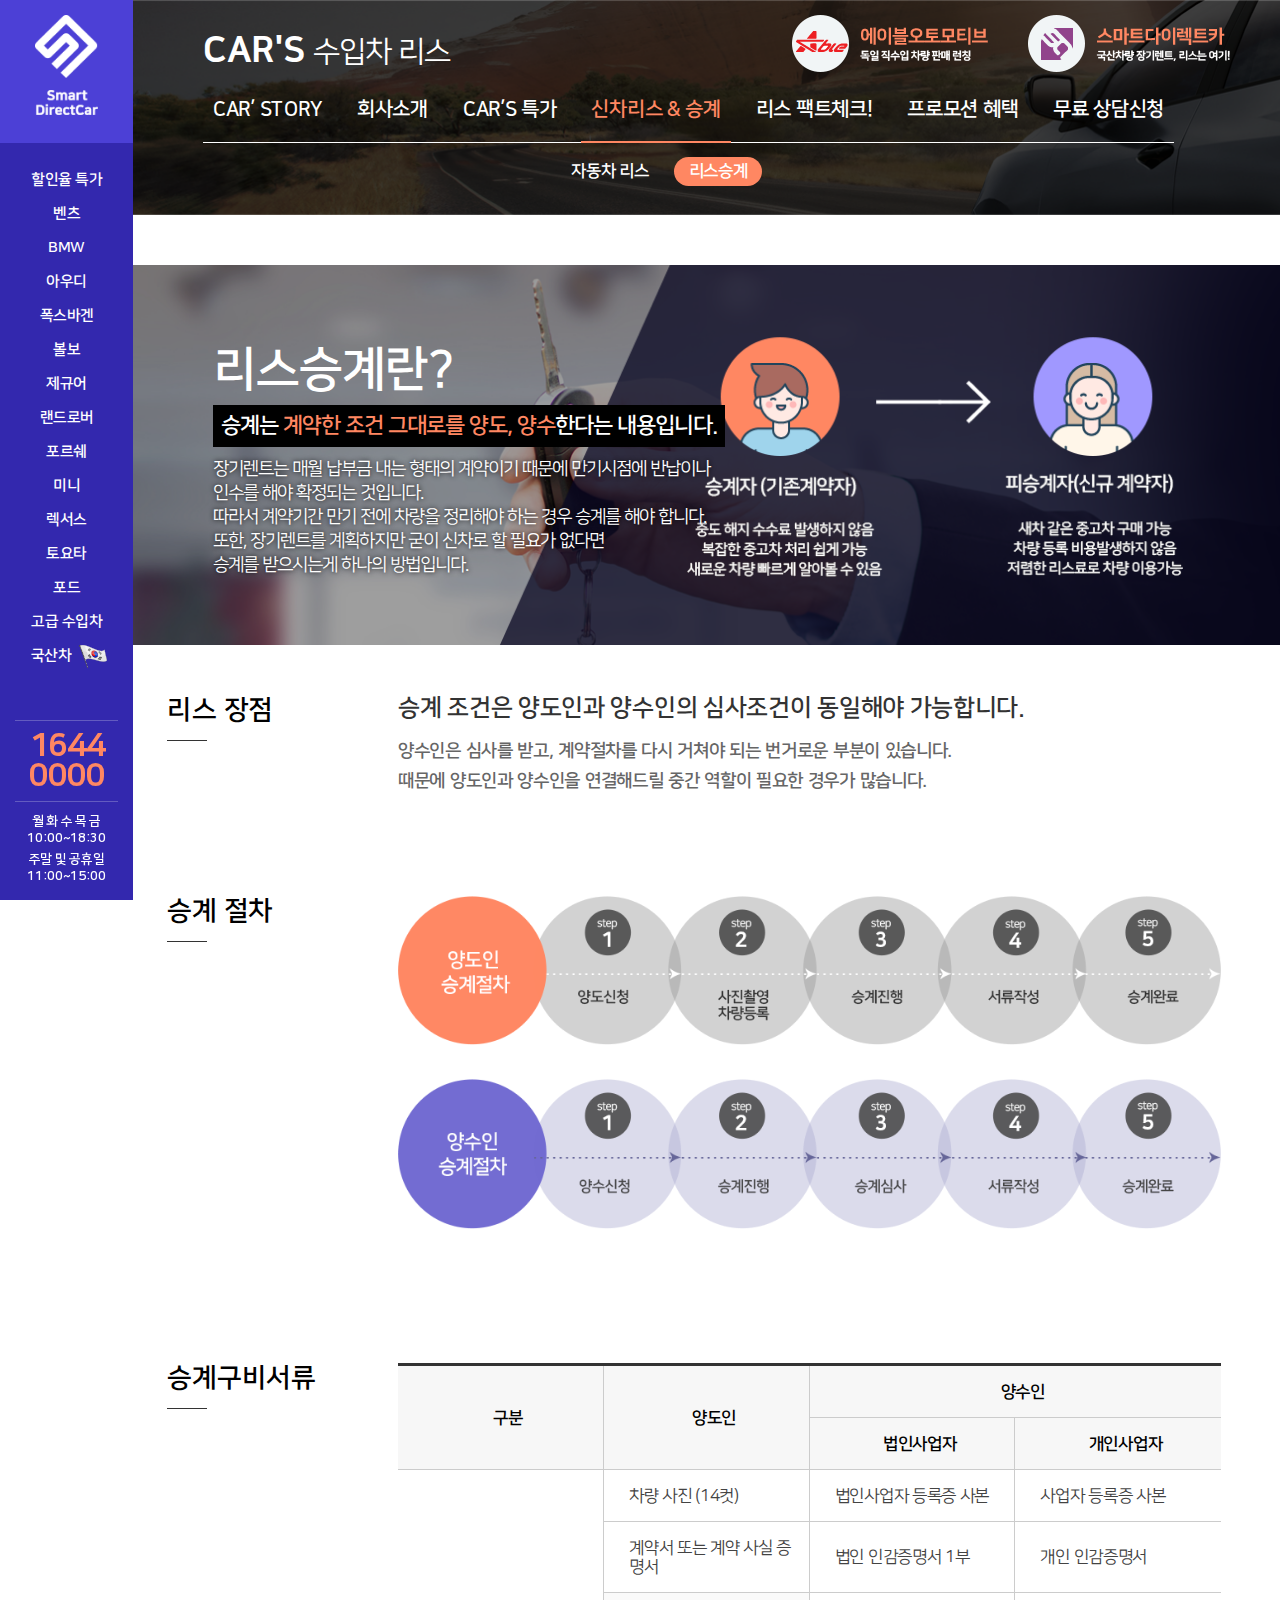
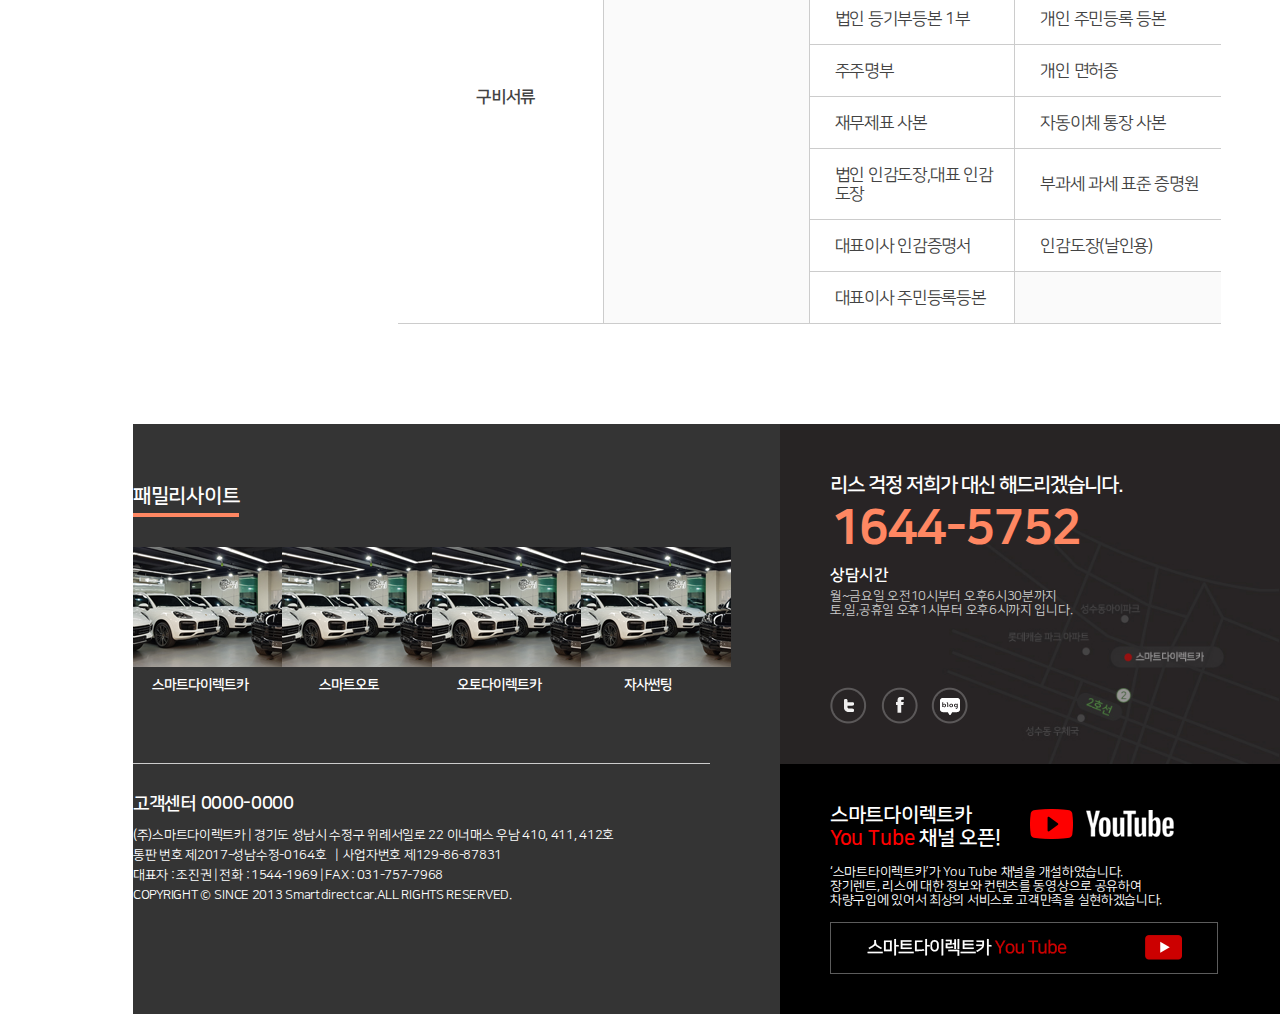
<file: succession.html>
<!DOCTYPE html>
<html>
<head>
<title></title>
<meta name="description" content="신차구매, 국산차 수입차 할부 리스 장기렌트, 오토리스, 장기렌트카 가격비교사이트, 보증금없는장기렌트카, 무보증 비교견적">
<meta property="og:type" content="website">
<meta property="og:title" content="스마트오토 - 신차 장기렌트카 자동차리스 비교견적, 오토리스 장기렌트카 가격비교 사이트">
<meta property="og:description" content="신차구매, 국산차 수입차 할부 리스 장기렌트, 오토리스, 장기렌트카 가격비교사이트, 보증금없는장기렌트카, 무보증 비교견적">
<meta property="og:image" content="resources/img/logo.png">
<meta property="og:url" content="http://smartdirectcar.com">
<meta http-equiv="Content-Type" content="text/html; charset=utf-8">
<meta http-equiv="X-UA-Compatible" content="IE=edge">
<link rel="stylesheet" type="text/css" href="resources/css/style.css">
<link rel="stylesheet" type="text/css" href="resources/css/scrollbar.css">
<link rel="stylesheet" type="text/css" href="resources/css/settings.css">
<link rel="stylesheet" type="text/css" href="resources/css/owl.carousel.min.css">
<link rel="stylesheet" type="text/css" href="resources/css/owl.theme.default.min.css">
</head>
<body>
<div class="side-nav">
	<h1><img src="resources/img/logo_smartdirectcar.png" alt="Smartdirect Car"></h1>
	<div class="nav-list scrollbar-inner">
        <ul>
            <li><a href="rease_detail.html"><span>할인율 특가</span></a></li>
            <li><a href="rease_detail.html"><span>벤츠</span></a></li>
            <li><a href="rease_detail.html"><span>BMW</span></a></li>
            <li><a href="rease_detail.html"><span>아우디</span></a></li>
            <li><a href="rease_detail.html"><span>폭스바겐</span></a></li>
            <li><a href="rease_detail.html"><span>볼보</span></a></li>
            <li><a href="rease_detail.html"><span>제규어</span></a></li>
            <li><a href="rease_detail.html"><span>랜드로버</span></a></li>
            <li><a href="rease_detail.html"><span>포르쉐</span></a></li>
            <li><a href="rease_detail.html"><span>미니</span></a></li>
            <li><a href="rease_detail.html"><span>렉서스</span></a></li>
            <li><a href="rease_detail.html"><span>토요타</span></a></li>
            <li><a href="rease_detail.html"><span>포드</span></a></li>
            <li><a href="rease_detail.html"><span>고급 수입차</span></a></li>
            <li><a href="rease_detail.html"><span>국산차</span><img src="resources/img/icon_korea.png"></a></li>
        </ul>
	</div>
    <div class="side-info">
        <div class="contact-info">
            1644<br>0000                    
        </div>
        <div class="work-info">
            <p>
            월 화 수 목 금<br>
            10:00~18:30
            </p>
            <p>
            주말 및 공휴일<br>
            11:00~15:00
            </p>
        </div>
    </div>
</div>
<div class="container">
    <div class="header company">
        <div class="header-wrap">
            <div class="nav">
                <h2 class="header-tt">CAR'S <small>수입차 리스</small></h2>
                <ul>
                    <li><a href="index.html"><span>CAR’ STORY</span></a></li>
                    <li><a href="company.html"><span>회사소개</span></a></li>
                    <li><a href="specials.html"><span>CAR’S 특가</span></a></li>
                    <li class="active" onmouseover="$(this).addClass('hover');"><a href="car_rease.html"><span>신차리스 & 승계</span></a>
                        <ul>
                            <li><a href="car_rease.html"><span>자동차 리스</span></a></li>
                            <li class="active"><a href="succession.html"><span>리스승계</span></a></li>
                        </ul>
                    </li>
                    <li><a href="fact.html"><span>리스 팩트체크!</span></a></li>
                    <li><a href="promotion.html"><span>프로모션 혜택</span></a></li>
                    <li><a href="#"><span>무료 상담신청</span></a></li>
                </ul>
            </div>
            <div class="banner">
                <a href="#"><img src="resources/img/header_banner_1.png"></a>
                <a href="#"><img src="resources/img/header_banner_2.png"></a>
            </div>
        </div>
    </div>
    <div class="sub-container">
        <div class="sub-tt-area succession">
            <div class="sub-tt-wrap">
                <div class="sub-tt">
                    <h2><span>리스승계란?</span></h2>
                    <div class="point-black">승계는 <span>계약한 조건 그대로를 양도, 양수</span>한다는 내용입니다. </div>
                    <p>
                        장기렌트는 매월 납부금 내는 형태의 계약이기 때문에 만기시점에 반납이나<br>
                        인수를 해야 확정되는 것입니다.<br>
                        따라서 계약기간 만기 전에 차량을 정리해야 하는 경우 승계를 해야 합니다.<br>
                        또한, 장기렌트를 계획하지만 굳이 신차로 할 필요가 없다면 <br>
                        승계를 받으시는게 하나의 방법입니다.
                    </p>
                </div>
                <div class="sub-tt-ctn succession"><img src="resources/img/header/succession_right.png"></div>
            </div>
        </div>
        <div class="sub-ctn-area">
            <div class="sub-ctn-wrap">
                <h3 class="sub-ctn-tt"><div class="stt-text">리스 장점</div></h3>
                <div class="sub-ctn-right">
                    <div class="succession-ctn-1">
                        <p class="bold">승계 조건은 양도인과 양수인의 심사조건이 동일해야 가능합니다.</p>
                        <p>양수인은 심사를 받고, 계약절차를 다시 거쳐야 되는 번거로운 부분이 있습니다.</p>
                        <p>때문에 양도인과 양수인을 연결해드릴 중간 역할이 필요한 경우가 많습니다. </p>
                    </div>
                </div>
            </div>
        </div>
        <div class="sub-ctn-area">
            <div class="sub-ctn-wrap">
                <h3 class="sub-ctn-tt"><div class="stt-text">승계 절차</div></h3>
                <div class="sub-ctn-right">
                    <div class="succession-ctn-2">
                        <div class="succession-step"><img src="resources/img/succession_step_1.png"></div>
                        <div class="succession-step"><img src="resources/img/succession_step_2.png"></div>
                    </div>
                </div>
            </div>
        </div>
        <div class="sub-ctn-area">
            <div class="sub-ctn-wrap">
                <h3 class="sub-ctn-tt"><div class="stt-text">승계구비서류</div></h3>
                <div class="sub-ctn-right">
                    <div class="succession-ctn-3">
                        <table>
                            <thead>
                                <tr>
                                    <th rowspan="2" class="bl0">구분</th>
                                    <th rowspan="2">양도인</th>
                                    <th colspan="2" class="br0">양수인</th>
                                </tr>
                                <tr>
                                    <th>법인사업자</th>
                                    <th class="br0">개인사업자</th>
                                </tr>
                            </thead>
                            <tbody>
                                <tr>
                                    <td class="bold bl0" rowspan="8">구비서류</td>
                                    <td>차량 사진 (14컷)</td>
                                    <td>법인사업자 등록증 사본</td>
                                    <td class="br0">사업자 등록증 사본</td>
                                </tr>
                                <tr>
                                    <td>계약서 또는 계약 사실 증명서</td>
                                    <td>법인 인감증명서 1부</td>
                                    <td class="br0">개인 인감증명서 </td>
                                </tr>
                                <tr>
                                    <td rowspan="6"></td>
                                    <td>법인 등기부등본 1부</td>
                                    <td class="br0">개인 주민등록 등본</td>
                                </tr>
                                <tr>
                                    <td>주주명부</td>
                                    <td class="br0">개인 면허증</td>
                                </tr>
                                <tr>
                                    <td>재무제표 사본</td>
                                    <td class="br0">자동이체 통장 사본</td>
                                </tr>
                                <tr>
                                    <td>법인 인감도장,대표 인감도장</td>
                                    <td class="br0">부과세 과세 표준 증명원</td>
                                </tr>
                                <tr>
                                    <td>대표이사 인감증명서</td>
                                    <td class="br0">인감도장(날인용)</td>
                                </tr>
                                <tr>
                                    <td>대표이사 주민등록등본</td>
                                    <td class="br0"></td>
                                </tr>
                            </tbody>
                        </table>
                    </div>
                </div>
            </div>
        </div>
    </div>
    <div class="footer">
        <div class="footer-wrap">
            <div class="footer-left">
                <div class="family-site">
                    <h3><span>패밀리사이트</span></h3>
                    <ul>
                        <li>
                            <div class="item-img"><img src="resources/img/family_site_sample.png"></div>
                            <div class="item-tt">스마트다이렉트카</div>
                        </li>
                        <li>
                            <div class="item-img"><img src="resources/img/family_site_sample.png"></div>
                            <div class="item-tt">스마트오토</div>
                        </li>
                        <li>
                            <div class="item-img"><img src="resources/img/family_site_sample.png"></div>
                            <div class="item-tt">오토다이렉트카</div>
                        </li>
                        <li>
                            <div class="item-img"><img src="resources/img/family_site_sample.png"></div>
                            <div class="item-tt">자사썬팅</div>
                        </li>
                    </ul>
                </div>
                <div class="copylight">
                    <h3>고객센터 0000-0000</h3>
                    <p>(주)스마트다이렉트카  |  경기도 성남시 수정구 위례서일로 22 이너매스 우남 410, 411, 412호</p>
                    <p>통판 번호 제2017-성남수정-0164호   |  사업자번호 제129-86-87831</p>
                    <p>대표자 : 조진권  |  전화 : 1544-1969   |  FAX : 031-757-7968</p>
                    <p>COPYRIGHT © SINCE 2013 Smartdirectcar.ALL RIGHTS RESERVED.</p>
                    <p></p>
                </div>
            </div>
            <div class="footer-right">
                <div class="smart-contact">
                    <h3><span>리스 걱정  저희가 대신 해드리겠습니다.</span><strong>1644-5752</strong></h3>
                    <h4>상담시간</h4>
                    <p>월~금요일 오전10시부터 오후6시30분까지</p>
                    <p>토,일,공휴일 오후1시부터 오후6시까지 입니다.</p>
                    <div class="site-link">
                        <a href="javascript:void(0);"><img src="resources/img/icon_twiter.png"></a>
                        <a href="javascript:void(0);"><img src="resources/img/icon_facebook.png"></a>
                        <a href="javascript:void(0);"><img src="resources/img/icon_blog.png"></a>
                    </div>
                </div>
                <div class="smart-youtube">
                    <h3>스마트다이렉트카<br><span>You Tube</span> 채널 오픈!</h3>
                    <p>‘스마트타이렉트카’가 You Tube 채널을 개설하였습니다.</p>
                    <p>장기렌트, 리스에 대한 정보와 컨텐츠를 동영상으로 공유하여</p>
                    <p>차량구입에 있어서 최상의 서비스로 고객만족을 실현하겠습니다.</p>
                    <a href="javascirpt:void(0);"><img src="resources/img/btn_youtube.png"></a>
                </div>
            </div>
        </div>
    </div>
</div>
<script src="https://code.jquery.com/jquery-1.11.0.min.js"></script>
<script src="resources/js/owl.carousel.min.js"></script>
<script src="resources/js/jquery.scrollbar.js"></script>
<script src="resources/js/jquery.themepunch.tools.min.js"></script>
<script src="resources/js/jquery.themepunch.revolution.min.js"></script>
<script type="text/javascript" src="resources/js/revolution.extension.carousel.js"></script>
<script type="text/javascript" src="resources/js/revolution.extension.navigation.js"></script>
<script src="resources/js/vticker-min.js"></script>
<script src="resources/js/waypoints.min.js"></script>
<script src="resources/js/counterup.min.js"></script>
<script>

$(window).scroll(function(){
  var stickytop = $('.specials-inquiry'),
      scroll = $(window).scrollTop();

  if (scroll >= 700) { 
    stickytop.addClass('fixed');
  }
  else {
    stickytop.removeClass('fixed');
  }
});    

$(document).ready(function(){

    // Counter
    $('.stt-count .count').counterUp({
        delay: 10,
        time: 1000
    });

    // Header Navigation
    $(".header .nav > ul > li").mouseover(function() {
        $(this).addClass('hover');
    });
    $(".header .nav > ul > li").mouseout(function() {
        $(this).removeClass('hover');
    });

    // Jquery Scrollbar
    $('.scrollbar-inner').scrollbar();

    $('.specials-list ul .list-item').click (function() {
        $('.specials-list ul .list-item').removeClass('selected');
        $(this).toggleClass('selected');
    });

});

</script>
</body>
</html>
</file>
<file: resources/css/scrollbar.css>
/*************** SCROLLBAR BASE CSS ***************/
 
.scroll-wrapper {
    overflow: hidden !important;
    padding: 0 !important;
    position: relative;
}
 
.scroll-wrapper > .scroll-content {
    border: none !important;
    box-sizing: content-box !important;
    height: auto;
    left: 0;
    margin: 0;
    max-height: none;
    max-width: none !important;
    overflow: scroll !important;
    padding: 0;
    position: relative !important;
    top: 0;
    width: auto !important;
}
 
.scroll-wrapper > .scroll-content::-webkit-scrollbar {
    height: 0;
    width: 0;
}
 
.scroll-element {
    display: none;
}
.scroll-element, .scroll-element div {
    box-sizing: content-box;
}
 
.scroll-element.scroll-x.scroll-scrollx_visible,
.scroll-element.scroll-y.scroll-scrolly_visible {
    display: block;
}
 
.scroll-element .scroll-bar,
.scroll-element .scroll-arrow {
    cursor: default;
}
 
.scroll-textarea {
    border: 1px solid #cccccc;
    border-top-color: #999999;
}
.scroll-textarea > .scroll-content {
    overflow: hidden !important;
}
.scroll-textarea > .scroll-content > textarea {
    border: none !important;
    box-sizing: border-box;
    height: 100% !important;
    margin: 0;
    max-height: none !important;
    max-width: none !important;
    overflow: scroll !important;
    outline: none;
    padding: 2px;
    position: relative !important;
    top: 0;
    width: 100% !important;
}
.scroll-textarea > .scroll-content > textarea::-webkit-scrollbar {
    height: 0;
    width: 0;
}
 
 
 
 
/*************** SIMPLE INNER SCROLLBAR ***************/
 
.scrollbar-inner > .scroll-element,
.scrollbar-inner > .scroll-element div
{
    border: none;
    margin: 0;
    padding: 0;
    position: absolute;
    z-index: 10;
}
 
.scrollbar-inner > .scroll-element div {
    display: block;
    height: 100%;
    left: 0;
    top: 0;
    width: 100%;
}
 
.scrollbar-inner > .scroll-element.scroll-x {
    bottom: 2px;
    height: 8px;
    left: 0;
    width: 100%;
}
 
.scrollbar-inner > .scroll-element.scroll-y {
    height: 100%;
    right: 2px;
    top: 0;
    width: 8px;
}
 
.scrollbar-inner > .scroll-element .scroll-element_outer {
    overflow: hidden;
}
 
.scrollbar-inner > .scroll-element .scroll-element_outer,
.scrollbar-inner > .scroll-element .scroll-element_track,
.scrollbar-inner > .scroll-element .scroll-bar {
    -webkit-border-radius: 8px;
    -moz-border-radius: 8px;
    border-radius: 8px;
}
 
.scrollbar-inner > .scroll-element .scroll-element_track,
.scrollbar-inner > .scroll-element .scroll-bar {
    -ms-filter:"progid:DXImageTransform.Microsoft.Alpha(Opacity=40)";
    filter: alpha(opacity=40);
    opacity: 0.4;
}
 
.scrollbar-inner > .scroll-element .scroll-element_track { background-color:transparent; }
.scrollbar-inner > .scroll-element .scroll-bar { background-color:rgba(255,255,255,0.4);}
.scrollbar-inner > .scroll-element:hover .scroll-bar { background-color: rgba(255,255,255,0.7);}
.scrollbar-inner > .scroll-element.scroll-draggable .scroll-bar {background-color:rgba(255,255,255,0.4);}
 
 
/* update scrollbar offset if both scrolls are visible */
 
.scrollbar-inner > .scroll-element.scroll-x.scroll-scrolly_visible .scroll-element_track { left: -12px; }
.scrollbar-inner > .scroll-element.scroll-y.scroll-scrollx_visible .scroll-element_track { top: -12px; }
 
 
.scrollbar-inner > .scroll-element.scroll-x.scroll-scrolly_visible .scroll-element_size { left: -12px; }
.scrollbar-inner > .scroll-element.scroll-y.scroll-scrollx_visible .scroll-element_size { top: -12px; }
</file>
<file: resources/css/settings.css>
/*-----------------------------------------------------------------------------

-	Revolution Slider 5.0 Default Style Settings -

Screen Stylesheet

version:   	5.4.5
date:      	15/05/17
author:		themepunch
email:     	info@themepunch.com
website:   	http://www.themepunch.com
-----------------------------------------------------------------------------*/
#debungcontrolls,.debugtimeline{width:100%;box-sizing:border-box}.rev_column,.rev_column .tp-parallax-wrap,.tp-svg-layer svg{vertical-align:top}#debungcontrolls{z-index:100000;position:fixed;bottom:0;height:auto;background:rgba(0,0,0,.6);padding:10px}.debugtimeline{height:10px;position:relative;margin-bottom:3px;display:none;white-space:nowrap}.debugtimeline:hover{height:15px}.the_timeline_tester{background:#e74c3c;position:absolute;top:0;left:0;height:100%;width:0}.rs-go-fullscreen{position:fixed!important;width:100%!important;height:100%!important;top:0!important;left:0!important;z-index:9999999!important;background:#fff!important}.debugtimeline.tl_slide .the_timeline_tester{background:#f39c12}.debugtimeline.tl_frame .the_timeline_tester{background:#3498db}.debugtimline_txt{color:#fff;font-weight:400;font-size:7px;position:absolute;left:10px;top:0;white-space:nowrap;line-height:10px}.rtl{direction:rtl}@font-face{font-family:revicons;src:url(../fonts/revicons/revicons.eot?5510888);src:url(../fonts/revicons/revicons.eot?5510888#iefix) format('embedded-opentype'),url(../fonts/revicons/revicons.woff?5510888) format('woff'),url(../fonts/revicons/revicons.ttf?5510888) format('truetype'),url(../fonts/revicons/revicons.svg?5510888#revicons) format('svg');font-weight:400;font-style:normal}[class*=" revicon-"]:before,[class^=revicon-]:before{font-family:revicons;font-style:normal;font-weight:400;speak:none;display:inline-block;text-decoration:inherit;width:1em;margin-right:.2em;text-align:center;font-variant:normal;text-transform:none;line-height:1em;margin-left:.2em}.revicon-search-1:before{content:'\e802'}.revicon-pencil-1:before{content:'\e831'}.revicon-picture-1:before{content:'\e803'}.revicon-cancel:before{content:'\e80a'}.revicon-info-circled:before{content:'\e80f'}.revicon-trash:before{content:'\e801'}.revicon-left-dir:before{content:'\e817'}.revicon-right-dir:before{content:'\e818'}.revicon-down-open:before{content:'\e83b'}.revicon-left-open:before{content:'\e819'}.revicon-right-open:before{content:'\e81a'}.revicon-angle-left:before{content:'\e820'}.revicon-angle-right:before{content:'\e81d'}.revicon-left-big:before{content:'\e81f'}.revicon-right-big:before{content:'\e81e'}.revicon-magic:before{content:'\e807'}.revicon-picture:before{content:'\e800'}.revicon-export:before{content:'\e80b'}.revicon-cog:before{content:'\e832'}.revicon-login:before{content:'\e833'}.revicon-logout:before{content:'\e834'}.revicon-video:before{content:'\e805'}.revicon-arrow-combo:before{content:'\e827'}.revicon-left-open-1:before{content:'\e82a'}.revicon-right-open-1:before{content:'\e82b'}.revicon-left-open-mini:before{content:'\e822'}.revicon-right-open-mini:before{content:'\e823'}.revicon-left-open-big:before{content:'\e824'}.revicon-right-open-big:before{content:'\e825'}.revicon-left:before{content:'\e836'}.revicon-right:before{content:'\e826'}.revicon-ccw:before{content:'\e808'}.revicon-arrows-ccw:before{content:'\e806'}.revicon-palette:before{content:'\e829'}.revicon-list-add:before{content:'\e80c'}.revicon-doc:before{content:'\e809'}.revicon-left-open-outline:before{content:'\e82e'}.revicon-left-open-2:before{content:'\e82c'}.revicon-right-open-outline:before{content:'\e82f'}.revicon-right-open-2:before{content:'\e82d'}.revicon-equalizer:before{content:'\e83a'}.revicon-layers-alt:before{content:'\e804'}.revicon-popup:before{content:'\e828'}.rev_slider_wrapper{position:relative;z-index:0;width:100%}.rev_slider{position:relative;overflow:visible}.entry-content .rev_slider a,.rev_slider a{box-shadow:none}.tp-overflow-hidden{overflow:hidden!important}.group_ov_hidden{overflow:hidden}.rev_slider img,.tp-simpleresponsive img{max-width:none!important;transition:none;margin:0;padding:0;border:none}.rev_slider .no-slides-text{font-weight:700;text-align:center;padding-top:80px}.rev_slider>ul,.rev_slider>ul>li,.rev_slider>ul>li:before,.rev_slider_wrapper>ul,.tp-revslider-mainul>li,.tp-revslider-mainul>li:before,.tp-simpleresponsive>ul,.tp-simpleresponsive>ul>li,.tp-simpleresponsive>ul>li:before{list-style:none!important;position:absolute;margin:0!important;padding:0!important;overflow-x:visible;overflow-y:visible;background-image:none;background-position:0 0;text-indent:0;top:0;left:0}.rev_slider>ul>li,.rev_slider>ul>li:before,.tp-revslider-mainul>li,.tp-revslider-mainul>li:before,.tp-simpleresponsive>ul>li,.tp-simpleresponsive>ul>li:before{visibility:hidden}.tp-revslider-mainul,.tp-revslider-slidesli{padding:0!important;margin:0!important;list-style:none!important}.fullscreen-container,.fullwidthbanner-container{padding:0;position:relative}.rev_slider li.tp-revslider-slidesli{position:absolute!important}.tp-caption .rs-untoggled-content{display:block}.tp-caption .rs-toggled-content{display:none}.rs-toggle-content-active.tp-caption .rs-toggled-content{display:block}.rs-toggle-content-active.tp-caption .rs-untoggled-content{display:none}.rev_slider .caption,.rev_slider .tp-caption{position:relative;visibility:hidden;white-space:nowrap;display:block;-webkit-font-smoothing:antialiased!important;z-index:1}.rev_slider .caption,.rev_slider .tp-caption,.tp-simpleresponsive img{-moz-user-select:none;-khtml-user-select:none;-webkit-user-select:none;-o-user-select:none}.rev_slider .tp-mask-wrap .tp-caption,.rev_slider .tp-mask-wrap :last-child,.wpb_text_column .rev_slider .tp-mask-wrap .tp-caption,.wpb_text_column .rev_slider .tp-mask-wrap :last-child{margin-bottom:0}.tp-svg-layer svg{width:100%;height:100%;position:relative}.tp_inner_padding{box-sizing:border-box;max-height:none!important}.tp-caption.tp-layer-selectable{-moz-user-select:all;-khtml-user-select:all;-webkit-user-select:all;-o-user-select:all}.tp-caption.tp-hidden-caption,.tp-forcenotvisible,.tp-hide-revslider,.tp-parallax-wrap.tp-hidden-caption{visibility:hidden!important;display:none!important}.rev_slider audio,.rev_slider embed,.rev_slider iframe,.rev_slider object,.rev_slider video{max-width:none!important}.tp-element-background{position:absolute;top:0;left:0;width:100%;height:100%;z-index:0}.tp-blockmask,.tp-blockmask_in,.tp-blockmask_out{position:absolute;top:0;left:0;width:100%;height:100%;background:#fff;z-index:1000;transform:scaleX(0) scaleY(0)}.tp-parallax-wrap{transform-style:preserve-3d}.rev_row_zone{position:absolute;width:100%;left:0;box-sizing:border-box;min-height:50px;font-size:0}.rev_column_inner,.rev_slider .tp-caption.rev_row{position:relative;width:100%!important;box-sizing:border-box}.rev_row_zone_top{top:0}.rev_row_zone_middle{top:50%;transform:translateY(-50%)}.rev_row_zone_bottom{bottom:0}.rev_slider .tp-caption.rev_row{display:table;table-layout:fixed;vertical-align:top;height:auto!important;font-size:0}.rev_column{display:table-cell;position:relative;height:auto;box-sizing:border-box;font-size:0}.rev_column_inner{display:block;height:auto!important;white-space:normal!important}.rev_column_bg{width:100%;height:100%;position:absolute;top:0;left:0;z-index:0;box-sizing:border-box;background-clip:content-box;border:0 solid transparent}.tp-caption .backcorner,.tp-caption .backcornertop,.tp-caption .frontcorner,.tp-caption .frontcornertop{height:0;top:0;width:0;position:absolute}.rev_column_inner .tp-loop-wrap,.rev_column_inner .tp-mask-wrap,.rev_column_inner .tp-parallax-wrap{text-align:inherit}.rev_column_inner .tp-mask-wrap{display:inline-block}.rev_column_inner .tp-parallax-wrap,.rev_column_inner .tp-parallax-wrap .tp-loop-wrap,.rev_column_inner .tp-parallax-wrap .tp-mask-wrap{position:relative!important;left:auto!important;top:auto!important;line-height:0}.tp-video-play-button,.tp-video-play-button i{line-height:50px!important;vertical-align:top;text-align:center}.rev_column_inner .rev_layer_in_column,.rev_column_inner .tp-parallax-wrap,.rev_column_inner .tp-parallax-wrap .tp-loop-wrap,.rev_column_inner .tp-parallax-wrap .tp-mask-wrap{vertical-align:top}.rev_break_columns{display:block!important}.rev_break_columns .tp-parallax-wrap.rev_column{display:block!important;width:100%!important}.fullwidthbanner-container{overflow:hidden}.fullwidthbanner-container .fullwidthabanner{width:100%;position:relative}.tp-static-layers{position:absolute;z-index:101;top:0;left:0}.tp-caption .frontcorner{border-left:40px solid transparent;border-right:0 solid transparent;border-top:40px solid #00A8FF;left:-40px}.tp-caption .backcorner{border-left:0 solid transparent;border-right:40px solid transparent;border-bottom:40px solid #00A8FF;right:0}.tp-caption .frontcornertop{border-left:40px solid transparent;border-right:0 solid transparent;border-bottom:40px solid #00A8FF;left:-40px}.tp-caption .backcornertop{border-left:0 solid transparent;border-right:40px solid transparent;border-top:40px solid #00A8FF;right:0}.tp-layer-inner-rotation{position:relative!important}img.tp-slider-alternative-image{width:100%;height:auto}.caption.fullscreenvideo,.rs-background-video-layer,.tp-caption.coverscreenvideo,.tp-caption.fullscreenvideo{width:100%;height:100%;top:0;left:0;position:absolute}.noFilterClass{filter:none!important}.rs-background-video-layer{visibility:hidden;z-index:0}.caption.fullscreenvideo audio,.caption.fullscreenvideo iframe,.caption.fullscreenvideo video,.tp-caption.fullscreenvideo iframe,.tp-caption.fullscreenvideo iframe audio,.tp-caption.fullscreenvideo iframe video{width:100%!important;height:100%!important;display:none}.fullcoveredvideo audio,.fullscreenvideo audio .fullcoveredvideo video,.fullscreenvideo video{background:#000}.fullcoveredvideo .tp-poster{background-position:center center;background-size:cover;width:100%;height:100%;top:0;left:0}.videoisplaying .html5vid .tp-poster{display:none}.tp-video-play-button{background:#000;background:rgba(0,0,0,.3);border-radius:5px;position:absolute;top:50%;left:50%;color:#FFF;margin-top:-25px;margin-left:-25px;cursor:pointer;width:50px;height:50px;box-sizing:border-box;display:inline-block;z-index:4;opacity:0;transition:opacity .3s ease-out!important}.tp-audio-html5 .tp-video-play-button,.tp-hiddenaudio{display:none!important}.tp-caption .html5vid{width:100%!important;height:100%!important}.tp-video-play-button i{width:50px;height:50px;display:inline-block;font-size:40px!important}.rs-fullvideo-cover,.tp-dottedoverlay,.tp-shadowcover{height:100%;top:0;left:0;position:absolute}.tp-caption:hover .tp-video-play-button{opacity:1;display:block}.tp-caption .tp-revstop{display:none;border-left:5px solid #fff!important;border-right:5px solid #fff!important;margin-top:15px!important;line-height:20px!important;vertical-align:top;font-size:25px!important}.tp-seek-bar,.tp-video-button,.tp-volume-bar{outline:0;line-height:12px;margin:0;cursor:pointer}.videoisplaying .revicon-right-dir{display:none}.videoisplaying .tp-revstop{display:inline-block}.videoisplaying .tp-video-play-button{display:none}.fullcoveredvideo .tp-video-play-button{display:none!important}.fullscreenvideo .fullscreenvideo audio,.fullscreenvideo .fullscreenvideo video{object-fit:contain!important}.fullscreenvideo .fullcoveredvideo audio,.fullscreenvideo .fullcoveredvideo video{object-fit:cover!important}.tp-video-controls{position:absolute;bottom:0;left:0;right:0;padding:5px;opacity:0;transition:opacity .3s;background-image:linear-gradient(to bottom,#000 13%,#323232 100%);display:table;max-width:100%;overflow:hidden;box-sizing:border-box}.rev-btn.rev-hiddenicon i,.rev-btn.rev-withicon i{transition:all .2s ease-out!important;font-size:15px}.tp-caption:hover .tp-video-controls{opacity:.9}.tp-video-button{background:rgba(0,0,0,.5);border:0;border-radius:3px;font-size:12px;color:#fff;padding:0}.tp-video-button:hover{cursor:pointer}.tp-video-button-wrap,.tp-video-seek-bar-wrap,.tp-video-vol-bar-wrap{padding:0 5px;display:table-cell;vertical-align:middle}.tp-video-seek-bar-wrap{width:80%}.tp-video-vol-bar-wrap{width:20%}.tp-seek-bar,.tp-volume-bar{width:100%;padding:0}.rs-fullvideo-cover{width:100%;background:0 0;z-index:5}.disabled_lc .tp-video-play-button,.rs-background-video-layer audio::-webkit-media-controls,.rs-background-video-layer video::-webkit-media-controls,.rs-background-video-layer video::-webkit-media-controls-start-playback-button{display:none!important}.tp-audio-html5 .tp-video-controls{opacity:1!important;visibility:visible!important}.tp-dottedoverlay{background-repeat:repeat;width:100%;z-index:3}.tp-dottedoverlay.twoxtwo{background:url(../assets/gridtile.png)}.tp-dottedoverlay.twoxtwowhite{background:url(../assets/gridtile_white.png)}.tp-dottedoverlay.threexthree{background:url(../assets/gridtile_3x3.png)}.tp-dottedoverlay.threexthreewhite{background:url(../assets/gridtile_3x3_white.png)}.tp-shadowcover{width:100%;background:#fff;z-index:-1}.tp-shadow1{box-shadow:0 10px 6px -6px rgba(0,0,0,.8)}.tp-shadow2:after,.tp-shadow2:before,.tp-shadow3:before,.tp-shadow4:after{z-index:-2;position:absolute;content:"";bottom:10px;left:10px;width:50%;top:85%;max-width:300px;background:0 0;box-shadow:0 15px 10px rgba(0,0,0,.8);transform:rotate(-3deg)}.tp-shadow2:after,.tp-shadow4:after{transform:rotate(3deg);right:10px;left:auto}.tp-shadow5{position:relative;box-shadow:0 1px 4px rgba(0,0,0,.3),0 0 40px rgba(0,0,0,.1) inset}.tp-shadow5:after,.tp-shadow5:before{content:"";position:absolute;z-index:-2;box-shadow:0 0 25px 0 rgba(0,0,0,.6);top:30%;bottom:0;left:20px;right:20px;border-radius:100px/20px}.tp-button{padding:6px 13px 5px;border-radius:3px;height:30px;cursor:pointer;color:#fff!important;text-shadow:0 1px 1px rgba(0,0,0,.6)!important;font-size:15px;line-height:45px!important;font-family:arial,sans-serif;font-weight:700;letter-spacing:-1px;text-decoration:none}.tp-button.big{color:#fff;text-shadow:0 1px 1px rgba(0,0,0,.6);font-weight:700;padding:9px 20px;font-size:19px;line-height:57px!important}.purchase:hover,.tp-button.big:hover,.tp-button:hover{background-position:bottom,15px 11px}.purchase.green,.purchase:hover.green,.tp-button.green,.tp-button:hover.green{background-color:#21a117;box-shadow:0 3px 0 0 #104d0b}.purchase.blue,.purchase:hover.blue,.tp-button.blue,.tp-button:hover.blue{background-color:#1d78cb;box-shadow:0 3px 0 0 #0f3e68}.purchase.red,.purchase:hover.red,.tp-button.red,.tp-button:hover.red{background-color:#cb1d1d;box-shadow:0 3px 0 0 #7c1212}.purchase.orange,.purchase:hover.orange,.tp-button.orange,.tp-button:hover.orange{background-color:#f70;box-shadow:0 3px 0 0 #a34c00}.purchase.darkgrey,.purchase:hover.darkgrey,.tp-button.darkgrey,.tp-button.grey,.tp-button:hover.darkgrey,.tp-button:hover.grey{background-color:#555;box-shadow:0 3px 0 0 #222}.purchase.lightgrey,.purchase:hover.lightgrey,.tp-button.lightgrey,.tp-button:hover.lightgrey{background-color:#888;box-shadow:0 3px 0 0 #555}.rev-btn,.rev-btn:visited{outline:0!important;box-shadow:none!important;text-decoration:none!important;line-height:44px;font-size:17px;font-weight:500;padding:12px 35px;box-sizing:border-box;font-family:Roboto,sans-serif;cursor:pointer}.rev-btn.rev-uppercase,.rev-btn.rev-uppercase:visited{text-transform:uppercase;letter-spacing:1px;font-size:15px;font-weight:900}.rev-btn.rev-withicon i{font-weight:400;position:relative;top:0;margin-left:10px!important}.rev-btn.rev-hiddenicon i{font-weight:400;position:relative;top:0;opacity:0;margin-left:0!important;width:0!important}.rev-btn.rev-hiddenicon:hover i{opacity:1!important;margin-left:10px!important;width:auto!important}.rev-btn.rev-medium,.rev-btn.rev-medium:visited{line-height:36px;font-size:14px;padding:10px 30px}.rev-btn.rev-medium.rev-hiddenicon i,.rev-btn.rev-medium.rev-withicon i{font-size:14px;top:0}.rev-btn.rev-small,.rev-btn.rev-small:visited{line-height:28px;font-size:12px;padding:7px 20px}.rev-btn.rev-small.rev-hiddenicon i,.rev-btn.rev-small.rev-withicon i{font-size:12px;top:0}.rev-maxround{border-radius:30px}.rev-minround{border-radius:3px}.rev-burger{position:relative;width:60px;height:60px;box-sizing:border-box;padding:22px 0 0 14px;border-radius:50%;border:1px solid rgba(51,51,51,.25);-webkit-tap-highlight-color:transparent;cursor:pointer}.rev-burger span{display:block;width:30px;height:3px;background:#333;transition:.7s;pointer-events:none;transform-style:flat!important}.rev-burger.revb-white span,.rev-burger.revb-whitenoborder span{background:#fff}.rev-burger span:nth-child(2){margin:3px 0}#dialog_addbutton .rev-burger:hover :first-child,.open .rev-burger :first-child,.open.rev-burger :first-child{transform:translateY(6px) rotate(-45deg)}#dialog_addbutton .rev-burger:hover :nth-child(2),.open .rev-burger :nth-child(2),.open.rev-burger :nth-child(2){transform:rotate(-45deg);opacity:0}#dialog_addbutton .rev-burger:hover :last-child,.open .rev-burger :last-child,.open.rev-burger :last-child{transform:translateY(-6px) rotate(-135deg)}.rev-burger.revb-white{border:2px solid rgba(255,255,255,.2)}.rev-burger.revb-darknoborder,.rev-burger.revb-whitenoborder{border:0}.rev-burger.revb-darknoborder span{background:#333}.rev-burger.revb-whitefull{background:#fff;border:none}.rev-burger.revb-whitefull span{background:#333}.rev-burger.revb-darkfull{background:#333;border:none}.rev-burger.revb-darkfull span,.rev-scroll-btn.revs-fullwhite{background:#fff}@keyframes rev-ani-mouse{0%{opacity:1;top:29%}15%{opacity:1;top:50%}50%{opacity:0;top:50%}100%{opacity:0;top:29%}}.rev-scroll-btn{display:inline-block;position:relative;left:0;right:0;text-align:center;cursor:pointer;width:35px;height:55px;box-sizing:border-box;border:3px solid #fff;border-radius:23px}.rev-scroll-btn>*{display:inline-block;line-height:18px;font-size:13px;font-weight:400;color:#fff;font-family:proxima-nova,"Helvetica Neue",Helvetica,Arial,sans-serif;letter-spacing:2px}.rev-scroll-btn>.active,.rev-scroll-btn>:focus,.rev-scroll-btn>:hover{color:#fff}.rev-scroll-btn>.active,.rev-scroll-btn>:active,.rev-scroll-btn>:focus,.rev-scroll-btn>:hover{opacity:.8}.rev-scroll-btn.revs-fullwhite span{background:#333}.rev-scroll-btn.revs-fulldark{background:#333;border:none}.rev-scroll-btn.revs-fulldark span,.tp-bullet{background:#fff}.rev-scroll-btn span{position:absolute;display:block;top:29%;left:50%;width:8px;height:8px;margin:-4px 0 0 -4px;background:#fff;border-radius:50%;animation:rev-ani-mouse 2.5s linear infinite}.rev-scroll-btn.revs-dark{border-color:#333}.rev-scroll-btn.revs-dark span{background:#333}.rev-control-btn{position:relative;display:inline-block;z-index:5;color:#FFF;font-size:20px;line-height:60px;font-weight:400;font-style:normal;font-family:Raleway;text-decoration:none;text-align:center;background-color:#000;border-radius:50px;text-shadow:none;background-color:rgba(0,0,0,.5);width:60px;height:60px;box-sizing:border-box;cursor:pointer}.rev-cbutton-dark-sr,.rev-cbutton-light-sr{border-radius:3px}.rev-cbutton-light,.rev-cbutton-light-sr{color:#333;background-color:rgba(255,255,255,.75)}.rev-sbutton{line-height:37px;width:37px;height:37px}.rev-sbutton-blue{background-color:#3B5998}.rev-sbutton-lightblue{background-color:#00A0D1}.rev-sbutton-red{background-color:#DD4B39}.tp-bannertimer{visibility:hidden;width:100%;height:2px;background:#000;background:#ffff00;position:absolute;z-index:200;top:0;}.tp-bannertimer.tp-bottom{top:auto;bottom:0!important;height:5px}.tp-caption img{background:0 0;-ms-filter:"progid:DXImageTransform.Microsoft.gradient(startColorstr=#00FFFFFF,endColorstr=#00FFFFFF)";filter:progid:DXImageTransform.Microsoft.gradient(startColorstr=#00FFFFFF, endColorstr=#00FFFFFF);zoom:1}.caption.slidelink a div,.tp-caption.slidelink a div{width:3000px;height:1500px;background:url(../assets/coloredbg.png)}.tp-caption.slidelink a span{background:url(../assets/coloredbg.png)}.tp-loader.spinner0,.tp-loader.spinner5{background-image:url(../img/loader.gif);background-repeat:no-repeat}.tp-shape{width:100%;height:100%}.tp-caption .rs-starring{display:inline-block}.tp-caption .rs-starring .star-rating{float:none;display:inline-block;vertical-align:top;color:#FFC321!important}.tp-caption .rs-starring .star-rating,.tp-caption .rs-starring-page .star-rating{position:relative;height:1em;width:5.4em;font-family:star;font-size:1em!important}.tp-loader.spinner0,.tp-loader.spinner1{width:40px;height:40px;margin-top:-20px;margin-left:-20px;animation:tp-rotateplane 1.2s infinite ease-in-out;background-color:#fff;border-radius:3px;box-shadow:0 0 20px 0 rgba(0,0,0,.15)}.tp-caption .rs-starring .star-rating:before,.tp-caption .rs-starring-page .star-rating:before{content:"\73\73\73\73\73";color:#E0DADF;float:left;top:0;left:0;position:absolute}.tp-caption .rs-starring .star-rating span{overflow:hidden;float:left;top:0;left:0;position:absolute;padding-top:1.5em;font-size:1em!important}.tp-caption .rs-starring .star-rating span:before{content:"\53\53\53\53\53";top:0;position:absolute;left:0}.tp-loader{top:50%;left:50%;z-index:10000;position:absolute}.tp-loader.spinner0{background-position:center center}.tp-loader.spinner5{background-position:10px 10px;background-color:#fff;margin:-22px;width:44px;height:44px;border-radius:3px}@keyframes tp-rotateplane{0%{transform:perspective(120px) rotateX(0) rotateY(0)}50%{transform:perspective(120px) rotateX(-180.1deg) rotateY(0)}100%{transform:perspective(120px) rotateX(-180deg) rotateY(-179.9deg)}}.tp-loader.spinner2{width:40px;height:40px;margin-top:-20px;margin-left:-20px;background-color:red;box-shadow:0 0 20px 0 rgba(0,0,0,.15);border-radius:100%;animation:tp-scaleout 1s infinite ease-in-out}@keyframes tp-scaleout{0%{transform:scale(0)}100%{transform:scale(1);opacity:0}}.tp-loader.spinner3{margin:-9px 0 0 -35px;width:70px;text-align:center}.tp-loader.spinner3 .bounce1,.tp-loader.spinner3 .bounce2,.tp-loader.spinner3 .bounce3{width:18px;height:18px;background-color:#fff;box-shadow:0 0 20px 0 rgba(0,0,0,.15);border-radius:100%;display:inline-block;animation:tp-bouncedelay 1.4s infinite ease-in-out;animation-fill-mode:both}.tp-loader.spinner3 .bounce1{animation-delay:-.32s}.tp-loader.spinner3 .bounce2{animation-delay:-.16s}@keyframes tp-bouncedelay{0%,100%,80%{transform:scale(0)}40%{transform:scale(1)}}.tp-loader.spinner4{margin:-20px 0 0 -20px;width:40px;height:40px;text-align:center;animation:tp-rotate 2s infinite linear}.tp-loader.spinner4 .dot1,.tp-loader.spinner4 .dot2{width:60%;height:60%;display:inline-block;position:absolute;top:0;background-color:#fff;border-radius:100%;animation:tp-bounce 2s infinite ease-in-out;box-shadow:0 0 20px 0 rgba(0,0,0,.15)}.tp-loader.spinner4 .dot2{top:auto;bottom:0;animation-delay:-1s}@keyframes tp-rotate{100%{transform:rotate(360deg)}}@keyframes tp-bounce{0%,100%{transform:scale(0)}50%{transform:scale(1)}}.tp-bullets.navbar,.tp-tabs.navbar,.tp-thumbs.navbar{border:none;min-height:0;margin:0;border-radius:0}.tp-bullets,.tp-tabs,.tp-thumbs{position:absolute;display:block;z-index:1000;top:0;left:0}.tp-tab,.tp-thumb{cursor:pointer;position:absolute;opacity:.5;box-sizing:border-box}.tp-arr-imgholder,.tp-tab-image,.tp-thumb-image,.tp-videoposter{background-position:center center;background-size:cover;width:100%;height:100%;display:block;position:absolute;top:0;left:0}.tp-tab.selected,.tp-tab:hover,.tp-thumb.selected,.tp-thumb:hover{opacity:1}.tp-tab-mask,.tp-thumb-mask{box-sizing:border-box!important}.tp-tabs,.tp-thumbs{box-sizing:content-box!important}.tp-bullet{width:15px;height:15px;position:absolute;background:rgba(255,255,255,.3);cursor:pointer}.tp-bullet.selected,.tp-bullet:hover{background:#fff}.tparrows{cursor:pointer;background:#000;background:rgba(0,0,0,.5);width:40px;height:40px;position:absolute;display:block;z-index:1000}.tparrows:hover{background:#000}.tparrows:before{font-family:revicons;font-size:15px;color:#fff;display:block;line-height:40px;text-align:center}.hginfo,.hglayerinfo{font-size:12px;font-weight:600}.tparrows.tp-leftarrow:before{content:'\e824'}.tparrows.tp-rightarrow:before{content:'\e825'}body.rtl .tp-kbimg{left:0!important}.dddwrappershadow{box-shadow:0 45px 100px rgba(0,0,0,.4)}.hglayerinfo{position:fixed;bottom:0;left:0;color:#FFF;line-height:20px;background:rgba(0,0,0,.75);padding:5px 10px;z-index:2000;white-space:normal}.helpgrid,.hginfo{position:absolute}.hginfo{top:-2px;left:-2px;color:#e74c3c;background:#000;padding:2px 5px}.indebugmode .tp-caption:hover{border:1px dashed #c0392b!important}.helpgrid{border:2px dashed #c0392b;top:0;left:0;z-index:0}#revsliderlogloglog{padding:15px;color:#fff;position:fixed;top:0;left:0;width:200px;height:150px;background:rgba(0,0,0,.7);z-index:100000;font-size:10px;overflow:scroll}.aden{filter:hue-rotate(-20deg) contrast(.9) saturate(.85) brightness(1.2)}.aden::after{background:linear-gradient(to right,rgba(66,10,14,.2),transparent);mix-blend-mode:darken}.perpetua::after,.reyes::after{mix-blend-mode:soft-light;opacity:.5}.inkwell{filter:sepia(.3) contrast(1.1) brightness(1.1) grayscale(1)}.perpetua::after{background:linear-gradient(to bottom,#005b9a,#e6c13d)}.reyes{filter:sepia(.22) brightness(1.1) contrast(.85) saturate(.75)}.reyes::after{background:#efcdad}.gingham{filter:brightness(1.05) hue-rotate(-10deg)}.gingham::after{background:linear-gradient(to right,rgba(66,10,14,.2),transparent);mix-blend-mode:darken}.toaster{filter:contrast(1.5) brightness(.9)}.toaster::after{background:radial-gradient(circle,#804e0f,#3b003b);mix-blend-mode:screen}.walden{filter:brightness(1.1) hue-rotate(-10deg) sepia(.3) saturate(1.6)}.walden::after{background:#04c;mix-blend-mode:screen;opacity:.3}.hudson{filter:brightness(1.2) contrast(.9) saturate(1.1)}.hudson::after{background:radial-gradient(circle,#a6b1ff 50%,#342134);mix-blend-mode:multiply;opacity:.5}.earlybird{filter:contrast(.9) sepia(.2)}.earlybird::after{background:radial-gradient(circle,#d0ba8e 20%,#360309 85%,#1d0210 100%);mix-blend-mode:overlay}.mayfair{filter:contrast(1.1) saturate(1.1)}.mayfair::after{background:radial-gradient(circle at 40% 40%,rgba(255,255,255,.8),rgba(255,200,200,.6),#111 60%);mix-blend-mode:overlay;opacity:.4}.lofi{filter:saturate(1.1) contrast(1.5)}.lofi::after{background:radial-gradient(circle,transparent 70%,#222 150%);mix-blend-mode:multiply}._1977{filter:contrast(1.1) brightness(1.1) saturate(1.3)}._1977:after{background:rgba(243,106,188,.3);mix-blend-mode:screen}.brooklyn{filter:contrast(.9) brightness(1.1)}.brooklyn::after{background:radial-gradient(circle,rgba(168,223,193,.4) 70%,#c4b7c8);mix-blend-mode:overlay}.xpro2{filter:sepia(.3)}.xpro2::after{background:radial-gradient(circle,#e6e7e0 40%,rgba(43,42,161,.6) 110%);mix-blend-mode:color-burn}.nashville{filter:sepia(.2) contrast(1.2) brightness(1.05) saturate(1.2)}.nashville::after{background:rgba(0,70,150,.4);mix-blend-mode:lighten}.nashville::before{background:rgba(247,176,153,.56);mix-blend-mode:darken}.lark{filter:contrast(.9)}.lark::after{background:rgba(242,242,242,.8);mix-blend-mode:darken}.lark::before{background:#22253f;mix-blend-mode:color-dodge}.moon{filter:grayscale(1) contrast(1.1) brightness(1.1)}.moon::before{background:#a0a0a0;mix-blend-mode:soft-light}.moon::after{background:#383838;mix-blend-mode:lighten}.clarendon{filter:contrast(1.2) saturate(1.35)}.clarendon:before{background:rgba(127,187,227,.2);mix-blend-mode:overlay}.willow{filter:grayscale(.5) contrast(.95) brightness(.9)}.willow::before{background-color:radial-gradient(40%,circle,#d4a9af 55%,#000 150%);mix-blend-mode:overlay}.willow::after{background-color:#d8cdcb;mix-blend-mode:color}.rise{filter:brightness(1.05) sepia(.2) contrast(.9) saturate(.9)}.rise::after{background:radial-gradient(circle,rgba(232,197,152,.8),transparent 90%);mix-blend-mode:overlay;opacity:.6}.rise::before{background:radial-gradient(circle,rgba(236,205,169,.15) 55%,rgba(50,30,7,.4));mix-blend-mode:multiply}._1977:after,._1977:before,.aden:after,.aden:before,.brooklyn:after,.brooklyn:before,.clarendon:after,.clarendon:before,.earlybird:after,.earlybird:before,.gingham:after,.gingham:before,.hudson:after,.hudson:before,.inkwell:after,.inkwell:before,.lark:after,.lark:before,.lofi:after,.lofi:before,.mayfair:after,.mayfair:before,.moon:after,.moon:before,.nashville:after,.nashville:before,.perpetua:after,.perpetua:before,.reyes:after,.reyes:before,.rise:after,.rise:before,.slumber:after,.slumber:before,.toaster:after,.toaster:before,.walden:after,.walden:before,.willow:after,.willow:before,.xpro2:after,.xpro2:before{content:'';display:block;height:100%;width:100%;top:0;left:0;position:absolute;pointer-events:none}._1977,.aden,.brooklyn,.clarendon,.earlybird,.gingham,.hudson,.inkwell,.lark,.lofi,.mayfair,.moon,.nashville,.perpetua,.reyes,.rise,.slumber,.toaster,.walden,.willow,.xpro2{position:relative}._1977 img,.aden img,.brooklyn img,.clarendon img,.earlybird img,.gingham img,.hudson img,.inkwell img,.lark img,.lofi img,.mayfair img,.moon img,.nashville img,.perpetua img,.reyes img,.rise img,.slumber img,.toaster img,.walden img,.willow img,.xpro2 img{width:100%;z-index:1}._1977:before,.aden:before,.brooklyn:before,.clarendon:before,.earlybird:before,.gingham:before,.hudson:before,.inkwell:before,.lark:before,.lofi:before,.mayfair:before,.moon:before,.nashville:before,.perpetua:before,.reyes:before,.rise:before,.slumber:before,.toaster:before,.walden:before,.willow:before,.xpro2:before{z-index:2}._1977:after,.aden:after,.brooklyn:after,.clarendon:after,.earlybird:after,.gingham:after,.hudson:after,.inkwell:after,.lark:after,.lofi:after,.mayfair:after,.moon:after,.nashville:after,.perpetua:after,.reyes:after,.rise:after,.slumber:after,.toaster:after,.walden:after,.willow:after,.xpro2:after{z-index:3}.slumber{filter:saturate(.66) brightness(1.05)}.slumber::after{background:rgba(125,105,24,.5);mix-blend-mode:soft-light}.slumber::before{background:rgba(69,41,12,.4);mix-blend-mode:lighten}.tp-kbimg-wrap:after,.tp-kbimg-wrap:before{height:500%;width:500%}
</file>
<file: resources/css/style.css>
/* Font - Nanum Square */
@import url('nanumsquare.css');

/* Reset */
html {font-size:15px;}
html, body, h1, h2, h3, h4, h5, h6, p, div, img {margin:0;padding:0;border:0;font-family:'nanumSquare', sans-serif;letter-spacing:-0.3px;}
h1,h2{font-weight:bold;}
strong {font-weight:600;}
table,tr,td,thead,tbody,tfoot{border-spacing:0;border-collapse:collapse;}
ul, ol, li{list-style:none;padding:0;margin:0;}
a{text-decoration:none;color:#323232;}
a:hover{color:#c2c2c2;}
button:focus{outline:none;}
input,button,select {outline:none;font-family:'nanumSquare', sans-serif;}

/* Side Nav */
.side-nav {position:fixed;top:0;left:0;width:133px;bottom:0;background-color:#3328ae;z-index:11;text-align:center;}
.side-nav h1 {background-color:#4c40d6;height:143px;padding-top:15px;box-sizing:border-box;}
.side-nav h1 img {vertical-align:middle;height:100px;}
.side-nav .nav-list {height:calc(100% - 323px);}
.side-nav .nav-list ul {padding-top:20px;}
.side-nav li {position:relative;}
.side-nav li a {display:block;color:#fff;line-height:34px;font-size:15px;font-weight:600;letter-spacing:-0.5px;}
.side-nav li a span {display:inline-block;line-height:34px;background-color:#3328ae;padding:0 5px;z-index:2;position:relative;}
.side-nav li.active a,
.side-nav li a:hover {color:#ff8762;}
.side-nav li.active a:before,
.side-nav li a:hover:before {content:"";position:absolute;top:50%;left:0;width:50%;height:1px;background-color:#ff8762;}
.side-nav li a img {vertical-align:middle;padding-left:3px;}

.side-nav .side-info {position:fixed;bottom:0;left:15px;width:103px;padding-bottom:15px;color:#fff;}
.side-nav .side-info > div {border-top:1px solid #635bc0;}
.side-nav .side-info .contact-info {padding:10px 0;color:#ff8762;font-size:32px;font-weight:800;letter-spacing:-1px;line-height:30px;}
.side-nav .side-info .work-info {padding:7px 0 0 0;}
.side-nav .side-info .work-info p {font-size:13px;line-height:17px;margin-top:4px;font-weight:600;}


.container {padding-left:133px;min-width:1137px;overflow:auto;}
.sub-container {padding:50px 120px;}

.header {z-index:10;height:215px;background:#000 url(../img/header/company.png) 0 0 no-repeat;background-size:cover;position:relative;box-sizing:border-box;}
.header.main {height:927px;background-image:url(../img/header/main.png);background-size:cover;}
.header.company {background-image:url(../img/header/company.png);}
.header-wrap {position:relative;padding-left:120px;white-space:nowrap;box-sizing:border-box;}
.header-wrap:after {content:"";display:block;clear:both;}


.header .header-tt {font-size:36px;font-weight:800;color:#fff;padding-top:30px;line-height:40px;}
.header .header-tt small {font-size:30px;font-weight:500;letter-spacing:-1px;}
.header .nav {float:left;margin:0;vertical-align:middle;}
.header .nav ul {margin:5px 0 0 0;padding:0;border-bottom:1px solid #fff;}
.header .nav ul:after {content:"";display:block;clear:both;}
.header .nav > ul > li {float:left;padding:0 15px 0 0;position:relative;}
.header .nav > ul > li:last-child {padding-right:0;}
.header .nav > ul > li > a {color:#fff;display:block;font-size:20px;font-weight:600;height:65px;line-height:65px;padding:0;}
.header .nav > ul > li > a > span {display:inline-block;line-height:63px;box-sizing:border-box;border-bottom:2px solid transparent;padding:0 10px;}
.header .nav > ul > li.active > a > span,
.header .nav > ul > li.hover > a > span {border-bottom:2px solid #ff8762;color:#ff8762;}
.header .nav > ul > li > a:hover {text-decoration:underline;color:#ff8762;}
.header .nav > ul > li > a:hover > span {border-bottom:2px solid #ff8762;}
.header .nav > ul > li > a + ul {display:none;}
.header .nav > ul > li.active > a + ul,
.header .nav > ul > li.hover > a + ul {display:block;position:absolute;top:60px;left:-30px;right:-30px;border-bottom:0 none;}
.header .nav > ul > li > a + ul:after {content:"";display:block;clear:both;}
.header .nav > ul > li > a + ul > li {float:left;padding:15px 5px;background-color:rgba(0,0,0,0.001)}
.header .nav > ul > li > a + ul > li > a {color:#fff;display:block;font-weight:600;padding:0;}
.header .nav > ul > li > a + ul > li > a span {display:inline-block;font-size:17px;padding:5px 15px;border-radius:20px;}
.header .nav > ul > li > a + ul > li.active > a span,
.header .nav > ul > li > a + ul > li > a:hover span {background-color:#ff8762;}

.header .nav > ul > li .point-img {position:absolute;top:-15px;left:32px;animation:5s infinite point_action;}
@keyframes point_action { 0% {opacity:0} 10% {opacity:1} 90% {opacity:1} 100% {opacity:0}}


.header .banner {position:absolute;top:0;right:0;padding:50px 50px 0 30px;font-size:0;vertical-align:middle;}
.header .banner a {display:inline-block;padding:0 20px;}

.header .main-text {position:absolute;top:260px;left:120px;color:#fff;}
.header .main-text p {margin-bottom:20px;font-size:15px;line-height:24px;}
.header .main-text p strong {font-size:37px;letter-spacing:-2px;font-weight:400;line-height:44px;display:inline-block;}
.header .main-text p strong span {border-bottom:1px solid #fff;display:inline-block;margin-top:5px;}
.header .main-text p strong span:first-child {font-weight:800;}
.header .main-text p em {font-size:24px;font-style:normal;line-height:30px;letter-spacing:-2px;}
.header .main-img-point {position:absolute;bottom:0;left:50%;margin-left:-550px;font-size:0;}

.header.main .side-banner {position:absolute;bottom:0;right:0;width:645px;height:775px;}
.header.main .side-banner img {max-width:100%;}
.header.main .side-banner .owl-nav {position:absolute;bottom:0;left:-55px;}
.header.main .side-banner.owl-carousel .owl-nav button.owl-next,
.header.main .side-banner.owl-carousel .owl-nav button.owl-prev {width:55px;height:70px;line-height:60px;box-sizing:border-box;border-top:1px solid #fff;color:#fff;}
.header.main .side-banner.owl-carousel .owl-nav button.owl-next {border-right:1px solid #fff;}
.header.main .side-banner.owl-carousel .owl-nav button.owl-prev {border-left:1px solid #fff;}
.header.main .side-banner.owl-carousel .owl-nav button.owl-next span,
.header.main .side-banner.owl-carousel .owl-nav button.owl-prev span {display:inline-block;font-size:48px;font-family:sans-serif;}


.hotdeal-item {position:relative;}
.tp-parallax-wrap {width:100%;}
.tp-loop-wrap,
.tp-mask-wrap {width:100%;text-align:center;}

.tparrows {top:-100px !important;transform:none !important;left:50% !important;width:105px !important;height:40px;background-color:transparent !important;overflow:hidden;text-indent:-999px;}
.tparrows:hover {background-color:transparent !important;}
.tparrows.tp-leftarrow,
.tparrows.tp-leftarrow:hover {margin-left:-450px;background:transparent url(../img/tp_arrow_left.png) 0 0 no-repeat !important;}
.tparrows.tp-rightarrow,
.tparrows.tp-rightarrow:hover {margin-left:330px;background:transparent url(../img/tp_arrow_right.png) 0 0 no-repeat !important;}
.tp-bannertimer {visibility:hidden !important;}

.main-slide-cars {position:relative;background-color:#fff;padding:100px 0;}
.main-slide-cars .slide-car-tt {font-size:48px;text-align:center;padding:0 0 40px 0;}
.main-slide-cars .slide-car-tt strong {font-weight:800;padding-bottom:20px;display:block;}
.main-slide-cars .slide-car-tt small {display:block;font-size:18px;letter-spacing:-1px;color:#666;}
.main-slide-cars .slide-item {position:relative;box-sizing:border-box;}
.main-slide-cars .slide-item .item-header {position:relative;height:300px;line-height:300px;box-sizing:border-box;text-align:center;z-index:2;}
.main-slide-cars .slide-item .item-header .promotions {position:absolute;top:30px;left:40px;line-height:15px;display:none;}
.main-slide-cars .slide-item .item-header .promotions .pro-icon {display:inline-block;width:58px;height:58px;border-radius:29px;background-color:#4d4ddb;color:#fff;font-size:13px;text-align:center;box-sizing:border-box;}
.main-slide-cars .slide-item .item-header .promotions .pro-icon span {display:inline-block;color:#fff;font-size:12px;padding-top:15px;text-align:center;font-weight:600;line-height:15px;letter-spacing:-1px;}
.main-slide-cars .slide-item .item-header img {vertical-align:bottom;max-width:100%;max-height:200px;}
.main-slide-cars .slide-item .item-header .promotions .pro-icon.type-1 {background-color:#4d4ddb;}/* 무보증 가능 */
.main-slide-cars .slide-item .item-header .promotions .pro-icon.type-2 {background-color:#fb304d;}/* 파격 할인율 */
.main-slide-cars .slide-item .item-header .promotions .pro-icon.type-3 {background-color:#f3965e;}/* 굿바이 할인 */
.main-slide-cars .slide-item .item-header .promotions .pro-icon.type-4 {background-color:#9eb964;}/* 신형 프로모션 */
.main-slide-cars .slide-item .item-header .promotions .pro-icon.type-5 {background-color:#2bb2ff;}/* 즉시 출고 */
.main-slide-cars .slide-item .item-info {position:relative;height:185px;background-color:#f6f6f6;z-index:2;margin:0 10px 10px 10px;box-sizing:border-box;font-size:14px;color:#3f3f3f;}
.main-slide-cars .slide-item .item-info:after {content:"";display:block;clear:both;}
.main-slide-cars .slide-item .item-info .car-name {float:left;font-size:25px;font-weight:800;padding:25px 0 0 20px;color:#000;width:40%;box-sizing:border-box;}
.main-slide-cars .slide-item .item-info .car-info {float:right;padding:0 15px;width:60%;box-sizing:border-box;padding-top:20px;}
.main-slide-cars .slide-item .item-info .car-info ul {display:inline-block;}
.main-slide-cars .slide-item .item-info .car-info li {line-height:20px;}
.main-slide-cars .slide-item .item-info .car-info li em {font-style:normal;text-decoration:line-through}
.main-slide-cars .slide-item .item-info .car-info li strong {color:#fa6143;font-weight:600;}
.main-slide-cars .slide-item .item-info .car-info ul:nth-child(2) {border-top:1px solid #888;margin-top:10px;padding-top:10px;}

.main-side-form {position:absolute;top:152px;right:0;width:540px;height:503px;background:url(../img/main_side_form_bg.png) 0 0 no-repeat;z-index:100;transition:all 0.3s;}
.main-side-form.off {right:-500px;width:540px;height:503px;}
.main-side-form .open-close-btn {position:absolute;top:0;left:0;width:40px;height:120px;background-color:transparent;cursor:pointer;}
.main-side-form.off .open-close-btn {background-image:url(../img/main_side_form_off_bg.png);}


.rev_slider li.active-revslide:before {content:"";visibility:visible !important;position:absolute;top:0;bottom:0;left:0;right:0;border:10px solid #444;}
.rev_slider li.active-revslide:after {content:"";visibility:visible !important;position:absolute;top:-5px;bottom:-5px;left:50px;right:50px;border:20px solid #fff;z-index:1;}
.rev_slider li.active-revslide .item-header .promotions {display:block;}

.main-quick-inquery {height:200px;background-image:url(../img/bg_quick_inquery.png);background-size:cover;background-position:50% 50%;}
.quick-inquery-wrap {margin:0 auto;width:1260px;}
.quick-inquery-wrap:after {content:"";display:block;clear:both;}
.quick-inquery-tt {color:#fff;float:left;padding:55px 0 0 0;}
.quick-inquery-tt strong {font-size:32px;font-weight:800;}
.quick-inquery-tt strong span {color:#fa6143;}
.quick-inquery-tt small {font-size:14px;font-weight:400;display:block;line-height:24px;padding-top:15px;letter-spacing:-1px;}
.quick-inquery-form {float:right;padding:80px 0 0 0;}
.quick-inquery-form input[type="text"],
.quick-inquery-form select {float:left;width:180px;background-color:rgba(255,255,255,0.28);border:1px solid #fff;margin-left:-1px;color:#fff;font-size:15px;font-weight:600;height:50px;line-height:48px;box-sizing:border-box;padding:0 15px;text-align:center;}
.quick-inquery-form input[type="text"]::placeholder {color:#fff;}
.quick-inquery-form select option {color:#000;}
.quick-inquery-form .quick-btn {float:left;width:180px;margin-left:15px;height:50px;line-height:48px;background-color:#fa6143;border:0 none;text-align:center;color:#fff;font-weight:600;font-size:16px;cursor:pointer;}
.quick-inquery-form .quick-btn:hover {background-color:#ff6e61;}

.main-fact-check {background-image:url(../img/bg_main_fact.png);background-size:cover;background-position:50% 50%;height:630px;border-bottom:10px solid #e55778;box-sizing:border-box;}
.main-fact-wrap {position:relative;max-width:1300px;margin:0 auto;text-align:center;height:630px;}
.main-fact-tt {padding-top:70px;}
.main-fact-left {position:absolute;left:0;bottom:-85px;}
.main-fact-right {position:absolute;right:0;bottom:-48px;}
.main-fact-text {padding-top:50px;color:#fff;font-weight:400;font-size:20px;text-align:center;}
.main-fact-text ul {display:inline-block;}
.main-fact-text li {text-align:left;padding:5px 0;letter-spacing:-1px;}
.main-fact-text li strong {display:inline-block;width:50px;}
.main-fact-text li strong em {display:inline-block;border-bottom:1px solid #fff;font-style:normal;line-height:24px;}

.rease-now-wrap {width:1280px;margin:0 auto;height:750px;}
.rease-now-wrap:after {content:"";display:block;clear:both;}
.main-rease-now .rease-now-tt {float:left;padding:100px 0 0 0;min-height:320px;box-sizing:border-box;}
.main-rease-now .rease-now-tt h3 {font-size:42px;font-weight:800;padding:30px 0;}
.main-rease-now .rease-now-tt h3 small {font-size:48px;font-weight:400;}
.main-rease-now .rease-now-tt p {font-size:18px;line-height:30px;letter-spacing:-1px;}
.main-rease-now .rease-now-item {float:left;width:210px;height:210px;background-color:#f3f3f3;border-radius:50%;margin:30px;}
.main-rease-now .rease-now-item.t1 {margin:120px 40px 100px 100px}
.main-rease-now .rease-now-item.t2 {margin:120px 40px 100px 40px;}
.main-rease-now .rease-now-item.t6 {border-radius:0;width:auto;height:auto;background-color:transparent;margin:5px 0 0 40px;}
.main-rease-now .rease-now-item .item-tt {font-size:17px;letter-spacing:-1px;text-align:center;font-weight:600;padding-top:35px;letter-spacing:-1px;}
.main-rease-now .rease-now-item .count {color:#fa6143;font-size:32px;text-align:center;font-weight:800;padding-top:10px;letter-spacing:-1px;}
.main-rease-now .rease-now-item .count:after {content:"대";display:inline-block;padding-left:1px;}
.main-rease-now .rease-now-item.t2 .count:after {content:"명";}
.main-rease-now .rease-now-item .item-img {text-align:center;padding-top:5px;}
.main-rease-now .rease-now-item.t1 .item-img {margin-top:20px;}
.main-rease-now .rease-now-item.t2 .item-img {margin-top:10px;}

/* Scroll Board */
.scroll-board-wrap {max-width:1260px;margin:0 auto;border-top:1px solid #b2b2b2;padding:60px 0;}
.scroll-board-wrap:after {content:"";display:block;clear:both;}
.board-area {position:relative;float:left;width:50%;box-sizing:border-box;padding:0 50px;}
.board-area.request {padding-right:70px;}
.board-area.waiting {border-left:1px solid #ccc;padding-left:70px;}
.board-area .board-icon {position:absolute;top:0;left:0;width:60px;height:60px;text-align:center;box-sizing:border-box;}
.board-area .board-icon img {width:60px;height:60px;}
.board-area .board-icon img {vertical-align:middle;}
.board-area .board-tt {position:relative;font-size:33px;padding:5px 0 10px 70px;}
.board-area .board-tt strong {font-weight:800;}
.board-area .board-tt span {padding-right:3px;font-weight:400;}
.board-area .board-tt p {font-size:12px;font-weight:400;padding-top:2px;color:#7d7d7d;}
.board-header {padding-top:15px;}
.board-header ul {border-top:2px solid #2a2a2a;background-color:#f4f4f4;border-bottom:1px solid #ccc;}
.board-header ul:after {content:"";display:block;clear:both;}
.board-header li {float:left;text-align:Center;padding:10px 5px;font-weight:600;font-size:14px;box-sizing:border-box;}
.board-list {overflow:hidden;position:relative;}
.board-list ul {width:100%;}
.board-list li {position:relative;}
.board-list li .board-item {width:100%;padding-right:100px;font-size:15px;font-weight:500;padding:8px 0;line-height:16px;box-sizing:border-box;border-bottom:1px solid #ccc;}
.board-list li .board-item:after {content:"";display:block;clear:both;}
.board-list li .board-item span {float:left;text-align:center;padding:5px;box-sizing:border-box;}
.board-list li .board-item span:first-child {color:#ff6e61;}
.board-list li .board-item .item-status {padding:0;}
.board-list li .board-item .item-status em {display:inline-block;font-style:normal;padding:4px 5px;border-radius:3px;background-color:#3300ff;color:#fff;font-size:13px;font-weight:800;}
.board-list li .board-item .item-status.waiting em {background-color:#3300ff}
.board-list li .board-item .item-status.complete em {background-color:#333}
.board-list li .board-item .item-status.reception em {background-color:#ff3333;}
.board-area .board-header li,
.board-area .board-list li .board-item span {white-space:nowrap;overflow:hidden;text-overflow:ellipsis;}
.board-area .board-header li:nth-child(1),
.board-area .board-list .board-item span:nth-child(1) {width:90px;}
.board-area .board-header li:nth-child(2),
.board-area .board-list .board-item span:nth-child(2) {width:130px;}
.board-area .board-header li:nth-child(3),
.board-area .board-list .board-item span:nth-child(3) {width:180px;}
.board-area .board-header li:nth-child(4),
.board-area .board-list .board-item span:nth-child(4) {width:110px;}
.board-area.waiting .board-header li:nth-child(1),
.board-area.waiting .board-list li .board-item span:nth-child(1) {width:130px;}
.board-area.waiting .board-header li:nth-child(2),
.board-area.waiting .board-list li .board-item span:nth-child(2) {width:100px;}
.board-area.waiting .board-header li:nth-child(3),
.board-area.waiting .board-list li .board-item span:nth-child(3) {width:90px;}
.board-area.waiting .board-header li:nth-child(4),
.board-area.waiting .board-list li .board-item span:nth-child(4) {width:80px;}
.board-area.waiting .board-header li:nth-child(5),
.board-area.waiting .board-list li .board-item span:nth-child(5) {width:108px;}

.main-advantage {background-image:url(../img/bg_main_advantage.jpg);background-size:cover;background-position:50% 50%;min-height:400px;max-height:485px;text-align:center;color:#fff;}
.main-advantage h3 {font-weight:800;font-size:48px;padding-top:100px;}
.main-advantage hr {width:80px;display:inline-block;}
.main-advantage p {font-size:16px;letter-spacing:-1px;line-height:24px;}
.main-advantage a {display:inline-block;border:1px solid #fff;color:#fff;padding:10px 20px;font-weight:600;font-size:16px;margin-top:20px;}
.main-advantage a:hover {border-color:#ff6e61;color:#ff6e61;}


.main-youtube {background-image:url(../img/bg_main_youtube.jpg);background-size:cover;background-position:50% 50%;text-align:center;color:#fff;padding:100px 0;}
.main-youtube-wrap {max-width:1260px;margin:0 auto;}
.main-youtube .main-youtube-tt h3 {font-weight:800;font-size:48px;padding-bottom:30px;}
.main-youtube .main-youtube-tt h3 span {color:#ff9966;}
.main-youtube .main-youtube-tt p {font-size:16px;letter-spacing:-1px;line-height:24px;}
.main-youtube .main-youtube-tt a {display:inline-block;border:1px solid #fff;color:#fff;padding:10px 20px;font-weight:600;font-size:16px;margin-top:20px;}
.main-youtube .main-youtube-tt a:hover {border-color:#ff6e61;color:#ff6e61;}
.main-youtube .list-youtube {padding-top:50px;}
.main-youtube .list-youtube ul:after {content:"";display:block;clear:both;}
.main-youtube .list-youtube li {float:left;width:50%;padding:0 40px;box-sizing:border-box;}
.main-youtube .list-youtube li h4 {text-align:left;padding:15px 0;font-size:20px;}
.main-youtube .list-youtube li p {font-size:16px;text-align:left;}


.main-carstagram {background-image:url(../img/bg_main_carstagram.jpg);background-size:cover;background-position:50% 50%;text-align:center;color:#000;padding:100px 0;}
.main-carstagram-wrap {max-width:1260px;margin:0 auto;}
.main-carstagram .main-carstagram-tt h3 {font-weight:800;font-size:48px;padding-bottom:30px;}
.main-carstagram .main-carstagram-tt h3 span {color:#ff9966;}
.main-carstagram .main-carstagram-tt p {font-size:16px;letter-spacing:-1px;line-height:24px;color:#666;}
.main-carstagram .main-carstagram-tt a {display:inline-block;border:1px solid #fff;color:#fff;padding:10px 20px;font-weight:600;font-size:16px;margin-top:20px;}
.main-carstagram .main-carstagram-tt a:hover {border-color:#ff6e61;color:#ff6e61;}
.main-carstagram .list-carstagram {position:relative;margin:30px 0;padding:70px 0;}
.main-carstagram .list-carstagram:before {content:"";position:absolute;top:0;left:-50px;background:url(../img/bg_main_carstagram-left.png);width:150px;height:164px;}
.main-carstagram .list-carstagram:after {content:"";position:absolute;bottom:0;right:-50px;background:url(../img/bg_main_carstagram-right.png);width:150px;height:164px;}
.main-carstagram .list-carstagram .carstagram-item {background-color:#fff;box-shadow:0 0 20px #f2f2f2;}
.main-carstagram .list-carstagram .item-tt {text-align:left;padding:30px 15px 5px 15px;font-size:20px;font-weight:600;white-space:nowrap;overflow:hidden;text-overflow:ellipsis;}
.main-carstagram .list-carstagram .item-img {height:160px;width:100%;overflow:hidden;line-height:160px;position:relative;left:0;}
.main-carstagram .list-carstagram .item-img img {position:absolute;width:100%;transform:translate(-50%,-50%);top:50%;left:50%;}
.main-carstagram .list-carstagram .item-txt {font-size:16px;text-align:left;padding:5px 15px;height:64px;font-size:14px;line-height:18px;font-weight:400;color:#666;letter-spacing:-1px;box-sizing:border-box;overflow:hidden;}
.main-carstagram .list-carstagram .item-tag {padding:10px 15px 30px 15px;text-align:left;overflow:hidden;height:64px;box-sizing:border-box;white-space:nowrap;text-overflow:ellipsis;}
.main-carstagram .list-carstagram .item-tag span {display:inline-block;color:#493e71;padding:5px 5px 0 0;font-size:14px;font-weight:600;}
.main-carstagram .list-carstagram .item-tag span:before {content:"#";}
.main-carstagram .list-carstagram.owl-carousel .owl-item {padding:20px 0;}
.main-carstagram .list-carstagram.owl-carousel .owl-dots {display:block;padding:25px 0 0 0;position:absolute;width:100%;}
.main-carstagram .list-carstagram.owl-carousel button.owl-dot {display:inline-block;width:15px;height:15px;background-color:#ccc;margin:0 5px;border-radius:2px;}
.main-carstagram .list-carstagram.owl-carousel button.owl-dot.active {background-color:#1b0b5a;}

.main-awards {padding:100px 0;}
.main-awards-wrap {max-width:1260px;margin:0 auto;}
.main-awards-wrap:after {content:"";display:block;clear:both;}
.main-awards .main-awards-tt {float:left;}
.main-awards .main-awards-tt h3 {font-weight:800;font-size:36px;padding-bottom:10px;}
.main-awards .main-awards-tt h3 span {font-weight:300;display:block;}
.main-awards .main-awards-tt p {font-size:16px;letter-spacing:-1px;line-height:24px;color:#333;}
.main-awards .list-awards {float:right;width:calc(100% - 300px);}
.main-awards .list-awards .item-img {width:176px;height:220px;overflow:hidden;}
.main-awards .list-awards .item-img img {width:100%;height:100%;}
.main-awards .list-awards .award-tt {padding:10px;text-align:center;}
.main-awards .list-awards .award-tt em {display:inline-block;font-style:normal;border-radius:10px;font-weight:600;line-height:18px;padding:0 10px;background-color:#5a53d4;color:#fff;font-size:11px;}
.main-awards .list-awards .award-tt strong {display:block;font-size:14px;line-height:20px;padding-top:5px;}
.main-awards .list-awards .award-tt span {text-align:center;font-size:13px;line-height:15px;}

.owl-carousel.list-awards .owl-nav {position:absolute;top:210px;left:-298px;}
.owl-carousel.list-awards .owl-nav .owl-prev,
.owl-carousel.list-awards .owl-nav .owl-next {width:40px;height:40px;text-align:center;line-height:38px;border:1px solid #666;margin-left:-1px;}
.owl-carousel.list-awards .owl-nav .owl-prev span,
.owl-carousel.list-awards .owl-nav .owl-next span {font-size:36px;line-height:30px;font-family:sans-serif;}

.main-tinting {background-image:url(../img/bg_main_tinting.jpg);background-size:cover;background-position:50% 50%;text-align:center;color:#fff;padding:100px 0;}
.main-tinting-wrap {max-width:1260px;margin:0 auto;}
.main-tinting .main-tinting-tt h3 {font-weight:800;font-size:48px;padding-bottom:30px;}
.main-tinting .main-tinting-tt h3 span {color:#ff9966;}
.main-tinting .main-tinting-tt p {font-size:16px;letter-spacing:-1px;line-height:24px;color:#c8c8c8;}

.main-tinting .list-tinting {margin-top:100px;}
.main-tinting .list-tinting .tinting-item {text-align:center;}
.main-tinting .list-tinting .item-img {display:inline-block;width:200px;height:200px;border-radius:50%;overflow:hidden;}

.owl-carousel.list-tinting .owl-nav {position:absolute;top:50%;left:50%;transform:translate(-50%,-50%)}
.owl-carousel.list-tinting .owl-nav .owl-prev,
.owl-carousel.list-tinting .owl-nav .owl-next {width:50px;height:50px;text-align:center;line-height:38px;}
.owl-carousel.list-tinting .owl-nav .owl-prev {margin-right:200px;}
.owl-carousel.list-tinting .owl-nav .owl-prev span,
.owl-carousel.list-tinting .owl-nav .owl-next span {font-size:48px;line-height:1px;color:#fff;font-family:sans-serif;}


/* Sub Page Style */
.sub-tt-area {position:relative;background:#fff url(../img/header/company_tt.png) 50% 50% no-repeat;height:380px;background-size:cover;padding:80px;box-sizing:border-box;}
.sub-tt-area.company {background-image:url(../img/header/company_tt.png);}
.sub-tt-area.specials {background-image:url(../img/header/specials_tt.png);}
.sub-tt-area.rease {background-image:url(../img/header/car_rease.png);}
.sub-tt-area.succession {background-image:url(../img/header/succession.png);}
.sub-tt-area.rease-detail {background:#fff;border:1px solid #ccc;padding:0;height:366px;}

.sub-tt-area .sub-tt {position:relative;z-index:3;}
.sub-tt-area .sub-tt h2 {font-size:48px;color:#fff;font-weight:800;line-height:50px;letter-spacing:-1px;}
.sub-tt-area .sub-tt h2 span {font-weight:600;}
.sub-tt-area .sub-tt h2 strong {color:#ff9966;font-weight:800;}
.sub-tt-area .sub-tt .point-black {display:inline-block;padding:8px;background-color:#000;color:#fff;font-size:22px;font-weight:600;margin:10px 0;letter-spacing:-1px;}
.sub-tt-area .sub-tt .point-black span {color:#ff8762;}
.sub-tt-area .sub-tt .point-pink {display:inline-block;padding:8px;background-color:#000;color:#ff8762;font-size:24px;font-weight:600;margin:20px 0 5px 0;letter-spacing:-1px;}
.sub-tt-area .sub-tt p {font-size:18px;color:#fff;font-weight:500;line-height:24px;letter-spacing:-1px;text-shadow:0 0 5px #000;}

.sub-tt-area.specials .sub-tt h2 {padding:30px 0 20px 260px;font-size:60px;}
.sub-tt-area.specials .sub-tt p {padding-left:270px;font-size:27px;font-weight:800;line-height:35px;text-shadow:0 0 0 transparent;}
.sub-tt-area.specials .sub-tt p span {font-weight:600;}
.sub-tt-area.specials .sub-tt p strong {color:#ff8762;font-weight:800;}

.sub-tt-area .sub-tt-ctn {position:absolute;top:0;right:0;left:50%;bottom:0;background-color:rgba(0,0,0,0.74);font-size:0;padding:50px 70px;}
.sub-tt-area.company .sub-tt-ctn .stt-count {display:inline-block;width:33.2%;text-align:center;border-top:1px solid rgba(255,255,255,0.43);padding:35px 0;position:relative;}
.sub-tt-area.company .sub-tt-ctn .stt-count:before {content:"";display:block;width:7px;height:7px;background:url(../img/icon_stt_plus.png) 0 0 no-repeat;position:absolute;top:-4px;right:0;}
.sub-tt-area.company .sub-tt-ctn .stt-count:first-child {width:100%;border-top:0 none;}
.sub-tt-area.company .sub-tt-ctn .stt-count:first-child:before {top:auto;right:auto;left:0;bottom:-4px;}
.sub-tt-area.company .sub-tt-ctn .stt-count .count {display:block;font-size:40px;color:#a29aff;font-weight:800;line-height:45px;white-space:nowrap;}
.sub-tt-area.company .sub-tt-ctn .stt-count .count:after {content:"명";color:#fff;font-size:35px;vertical-align:text-top;padding-left:2px;white-space:nowrap;}
.sub-tt-area.company .sub-tt-ctn .stt-count .count.cases:after {content:"건!";}
.sub-tt-area.company .sub-tt-ctn .stt-count p {font-size:15px;color:#ccc;padding-top:7px;}
.sub-tt-area.succession .sub-tt-ctn {background-color:transparent;left:auto;padding:0;max-height:100%;z-index:1;}
.sub-tt-area.succession .sub-tt-ctn img {height:100%;}
.sub-tt-area.rease-detail .sub-tt-ctn {padding:0;z-index:5;left:auto;width:728px;border-left:1px solid #ccc;background-color:#fff;}
.sub-tt-area.rease-detail .sub-tt-ctn img {width:728px;height:364px;}

.sub-tt-area.rease-detail .sub-tt-ctn .owl-carousel .owl-nav .owl-prev {position:absolute;top:50%;left:5%;width:27px;height:51px;text-align:center;line-height:50%;transform:translateY(-50%);background-image:url(../img/brand_arrow_left.png)}
.sub-tt-area.rease-detail .sub-tt-ctn .owl-carousel .owl-nav .owl-next {position:absolute;top:50%;right:5%;width:27px;height:51px;text-align:center;line-height:50%;transform:translateY(-50%);background-image:url(../img/brand_arrow_right.png)}
.sub-tt-area.rease-detail .sub-tt-ctn .owl-carousel .owl-nav .owl-prev span,
.sub-tt-area.rease-detail .sub-tt-ctn .owl-carousel .owl-nav .owl-next span {font-size:0;overflow:hidden;text-indent:-999px;}

.sub-ctn-area {padding:50px 0;}
.sub-ctn-wrap {width:94%;margin:0 auto;display:flex;}
.sub-ctn-tt {flex:20;}
.sub-ctn-tt .stt-text {display:block;position:relative;padding:0 0 15px 0;margin:0;font-size:27px;font-weight:600;word-break:break-word;}
.sub-ctn-tt .stt-text:after {content:"";position:absolute;bottom:0;left:0;display:block;width:40px;height:1px;background-color:#333;}
.sub-ctn-right {flex:80;padding:0 25px;}
.sub-ctn-area.rease {padding-bottom:0;border-bottom:1px solid #ddd;}
.sub-ctn-area.rease + .sub-ctn-area.rease {border-bottom:0 none;padding-bottom:50px;}
.sub-ctn-area.rease .sub-ctn-wrap {display:block;}
.sub-ctn-area.rease .sub-ctn-tt {flex:none;}
.sub-ctn-area.rease .sub-ctn-tt .stt-text:after {display:inline-block;position:relative;left:auto;margin-left:20px;width:50px;bottom:-3px;}
.sub-ctn-area.rease .sub-ctn-right {flex:none;padding:0;}

/* 스마트다이렉트카? */
.company-ctn-1 p {font-size:15px;line-height:20px;}
.company-ctn-1 .bold {font-size:20px;font-weight:600;line-height:24px;}
/* 차량판매, 연간 2000억 매출 달성 */
.company-ctn-2 ul:after {content:"";display:block;clear:both;}
.company-ctn-2 li {float:left;width:33%;padding:0 10px;box-sizing:border-box;}
.company-ctn-2 li img {width:100%;max-width:331px;}
.company-ctn-2 li h5 {font-size:20px;padding:10px 0 5px 0;}
.company-ctn-2 li p {font-size:15px;color:#666;font-weight:400;max-width:331px;padding-right:10px;}
/* 회사개요 */
.company-ctn-3 table {border-collapse:collapse;border-spacing:0;border:none;width:100%;table-layout:fixed;}
.company-ctn-3 th {font-size:17px;padding:17px 15px 15px 30px;text-align:left;border-top:1px solid #c6c6c6;border-bottom:1px solid #c6c6c6;border-left:0 none;border-right:0 none;background:url(../img/company_tb_bg.png) 100% 50% no-repeat;}
.company-ctn-3 td {text-align:left;font-size:17px;padding:17px 15px 15px 25px;border-top:1px solid #c6c6c6;border-bottom:1px solid #c6c6c6;border-left:0 none;border-right:0 none;color:#434343;}
.company-ctn-3 tr:first-child th,
.company-ctn-3 tr:first-child td {border-top:1px solid #333;}
/* 회사연혁 */
.company-ctn-4 {text-align:right;padding-right:15%;}
.company-ctn-4 img {width:100%;max-width:818px;}

/* 리스 장점 */
.rease-ctn-1 ul {padding:30px 0;}
.rease-ctn-1 ul:after {content:"";display:block;clear:both;}
.rease-ctn-1 li {float:left;width:50%;position:relative;}
.rease-ctn-1 li .ctn-icon {position:absolute;top:0;left:0;width:100px;height:100px;background-color:#2e2966;border-radius:50%;text-align:center;line-height:100px;}
.rease-ctn-1 li .ctn-icon img {width:100%;}
.rease-ctn-1 li .ctn-text {padding-left:125px;min-height:140px;}
.rease-ctn-1 li .ctn-text h5 {font-size:24px;font-weight:600;padding:10px 0 10px 0;}
.rease-ctn-1 li .ctn-text p {font-size:15px;color:#666;line-height:22px;}

/* 리스를 선택할 경우 고려해야할 사항 */
.rease-ctn-2 ul {padding:30px 0;}
.rease-ctn-2 ul:after {content:"";display:block;clear:both;}
.rease-ctn-2 li {float:left;width:50%;position:relative;padding-right:30px;box-sizing:border-box;}
.rease-ctn-2 li .ctn-img {position:absolute;top:0;left:0;width:240px;text-align:center;line-height:100px;}
.rease-ctn-2 li .ctn-img img {width:100%;}
.rease-ctn-2 li .ctn-text {padding-left:260px;min-height:220px;padding-bottom:20px;}
.rease-ctn-2 li .ctn-text h5 {font-size:24px;font-weight:600;padding:5px 0 10px 0;}
.rease-ctn-2 li .ctn-text p {font-size:15px;color:#666;line-height:22px;}

.succession-ctn-1 .bold {font-size:24px;font-weight:600;line-height:26px;padding-bottom:15px;color:#333;}
.succession-ctn-1 p {font-size:18px;line-height:30px;color:#666;font-weight:600;}

.succession-ctn-2 .succession-step {padding-bottom:30px;}
.succession-ctn-2 .succession-step img {width:100%;max-width:997px;}

.succession-ctn-3 table {border-collapse:collapse;border-spacing:0;border:none;width:100%;table-layout:fixed;}
.succession-ctn-3 th {font-size:17px;padding:17px 15px 15px 30px;text-align:center;border:1px solid #ccc;background-color:#f7f7f7;}
.succession-ctn-3 td {text-align:left;font-size:17px;padding:17px 15px 15px 25px;border:1px solid #ccc;color:#434343;}
.succession-ctn-3 tr:first-child th {border-top:3px solid #333;}
.succession-ctn-3 th.bl0,
.succession-ctn-3 td.bl0 {border-left:0 none;}
.succession-ctn-3 th.br0,
.succession-ctn-3 td.br0 {border-right:0 none;}
.succession-ctn-3 td.bold {font-weight:600;text-align:center;}
.succession-ctn-3 td:empty {background-color:#fafafa;}


/* Brand Info */
.brand-logo {text-align:center;padding:10px 0;width:calc(100% - 728px);}
.brand-logo img {max-height:115px;}
.brand-info {width:calc(100% - 728px);padding:0 30px;box-sizing:border-box;}
.brand-info table {border-collapse:collapse;border-spacing:0;border:none;width:100%;table-layout:fixed;}
.brand-info th {font-size:17px;padding:17px 10px 15px 5px;text-align:left;border-top:1px solid #c6c6c6;border-bottom:1px solid #c6c6c6;border-left:0 none;border-right:0 none;background:url(../img/company_tb_bg.png) 100% 50% no-repeat;}
.brand-info td {text-align:left;font-size:17px;padding:17px 15px 15px 20px;border-top:1px solid #c6c6c6;border-bottom:1px solid #c6c6c6;border-left:0 none;border-right:0 none;color:#434343;white-space:nowrap;overflow:hidden;text-overflow:ellipsis;}
.brand-info td a {color:#333;}
.brand-info td a:hover {color:#3328ae;}
.brand-info tr:last-child th,
.brand-info tr:last-child td {border-bottom:0 none;}

.brand-list {padding:80px 0;}
.brand-list ul:after {content:"";display:block;clear:both;}
.brand-list li {position:relative;float:left;width:25%;border-right:1px solid #ccc;border-bottom:1px solid #ccc;box-sizing:border-box;min-height:300px;}
.brand-list li:first-child {border-left:1px solid #ccc;border-top:1px solid #ccc;}
.brand-list li:nth-child(2),
.brand-list li:nth-child(3),
.brand-list li:nth-child(4) {border-top:1px solid #ccc;}
.brand-list li:nth-child(4n+1) {border-left:1px solid #ccc;}
.brand-list li .car-img {padding:50px 20px;box-sizing:border-box;}
.brand-list li .car-img img {width:100%;max-height:170px;vertical-align:middle;}
.brand-list li .car-info {position:relative;margin:0 30px;border-top:1px solid #ccc;border-bottom:1px solid #ccc;padding:15px 10px;}
.brand-list li .car-info .car-name {font-size:24px;font-weight:600;}
.brand-list li .car-info .car-name strong {display:block;height:58px;overflow:hidden;}
.brand-list li .car-info .car-name small {display:block;font-size:17px;color:#666;}
.brand-list li .car-info .view-count {position:absolute;bottom:15px;right:10px;font-size:17px;font-weight:400;}
.brand-list li .car-info .view-count span:before {content:"";display:inline-block;width:28px;height:17px;background-image:url(../img/icon_view.png);vertical-align:middle;margin-right:5px;}
.brand-list li .car-info .view-count span:after {content:"views";padding-left:3px;}
.brand-list li .car-price {text-align:center;padding:20px 0 50px 0;font-size:24px;color:#3328ae;font-weight:600;}
.brand-list li .car-price:before {content:"차량가격 : ";font-size:15px;color:#333;}
.brand-list li .car-price:after  {content:"부터";font-size:17px;color:#333;padding-left:3px;}
.brand-list li .select-item {position:absolute;top:0;left:0;right:0;bottom:0;background-color:rgba(51,51,153,0.83);opacity:0;transition:all 0.5s;}
.brand-list li:hover .select-item {opacity:1;cursor:pointer;}
.brand-list li .select-item .select-icon {position:absolute;top:50%;left:50%;transform:translate(-50%,-50%);text-align:center;}
.brand-list li .select-item .select-icon .icon-img {display:inline-block;width:70px;height:70px;background:#000033 url(../img/icon_quote.png) 50% 50% no-repeat;background-size:60%;border-radius:50%;}
.brand-list li .select-item .select-icon strong {display:block;font-size:21px;color:#fff;font-weight:800;padding-top:10px;}

.pop-quote {position:fixed;top:0;left:0;right:0;bottom:0;background-color:rgba(0,0,0,0.8);z-index:12;display:none;}
.pop-quote.on {display:block;}
.pop-quote .pop-wrap {position:absolute;top:180px;left:50%;bottom:100px;background-color:#fff;width:1200px;margin:0 auto;transform:translateX(-50%);overflow:auto;height:calc(100% - 280px);}
.pop-quote .pop-tt {position:absolute;top:20px;left:50%;text-align:center;height:160px;box-sizing:border-box;width:1200px;margin:0 auto;transform:translateX(-50%);background-color:#fff;}
.pop-quote .pop-tt h4 {font-size:32px;font-weight:800;padding-top:30px;}
.pop-quote .pop-tt h4 small {display:block;font-size:17px;color:#666;font-weight:400;padding-top:5px;}
.pop-quote .pop-tt .pop-close {position:absolute;top:30px;right:40px;display:block;width:40px;height:40px;background:url(../img/icon_close.png) 50% 50% no-repeat;}
.pop-quote .pop-step {background:#4f2e93 url(../img/bg_step.png) 50% 50% no-repeat;margin-top:10px;}
.pop-quote .pop-step:after {content:"";display:block;clear:both;}
.pop-quote .pop-step a {float:left;width:50%;text-align:center;line-height:60px;color:rgba(255,255,255,0.6);font-size:21px;}
.pop-quote .pop-step a span {font-size:17px;padding-right:5px;}
.pop-quote .pop-step a strong {font-weight:400;}
.pop-quote .pop-step a.on {color:#fff;}
.pop-quote .pop-footer {position:absolute;bottom:20px;left:50%;height:80px;box-sizing:border-box;text-align:center;background-color:#eee;width:1200px;margin:0 auto;transform:translateX(-50%);}
.pop-quote .pop-footer a {display:inline-block;padding:10px 50px 10px 30px;color:#fff;font-size:24px;margin-top:17px;border-radius:25px;background:#573b97 url(../img/icon_next.png) 100% 50% no-repeat;}
.pop-quote .pop-footer a span {display:inline-block;font-size:17px;padding:0 10px;}

.pop-quote .step-wrap {height:100%;box-sizing:border-box;}
.pop-quote .step-wrap:after {content:"";display:block;clear:both;}

.est-select {float:left;width:15%;background-color:#1c0e3c;border:1px solid #6a5a97;box-sizing:border-box;border-left:0;}
.est-select:nth-child(2) {width:19%;border-left:0 none;}
.est-select:nth-child(3) {width:33%;}
.est-select:nth-child(4) {width:33%;border-right:0 none;}
.est-select h3 {border-bottom:1px solid rgba(255,255,255,0.29);color:#b0a3fe;font-size:18px;padding:18px 0 0 20px;box-sizing:border-box;height:55px;}
.est-select h3 small {display:inline-block;text-transform:uppercase;color:rgba(194, 194, 194, 0.50);font-size:12px;padding-left:8px;}

.color-select {float:left;width:67%;position:relative;box-sizing:border-box;height:calc(100% - 260px);min-height:300px;border-right:1px solid #d7d7d7;}
.view-selected {float:left;width:33%;position:relative;box-sizing:border-box;height:calc(100% - 260px);min-height:300px;}
.color-select h3,
.view-selected h3  {padding:15px 0;}
.color-select h3 strong,
.view-selected h3 strong {display:inline-block;padding:5px 10px;background-color:#372264;font-size:18px;color:#fff;}

.color-select .car-img {min-height:210px;text-align:center;margin-top: -30px;height: calc(100% - 120px);}
.color-select .car-img img {height:85%;}
.color-select .color-list {text-align:center;padding-top:0px;white-space:nowrap;max-width:600px;margin:0 auto;}
.color-select .color-list .color-item {display:block;box-sizing:border-box;margin:0 5px;}
.color-select .color-list .color-item input {display:none;}
.color-select .color-list .color-item label {display:block;border:2px solid transparent;}
.color-select .color-list .color-item input:checked + label {border:1px solid #372264;}
.color-select .color-list .color-item .color-box {display:block;height: 25px;background-color:#eee;}
.color-select .color-list .color-item label span {display:block;text-align:center;font-size:12px;min-height:45px;padding:5px 3px 0 3px;word-break:break-all;white-space:pre-wrap;}

.owl-carousel.color-list .owl-nav {position:absolute;top:40%;left:50%;transform:translate(-50%,-50%)}
.owl-carousel.color-list .owl-nav .owl-prev,
.owl-carousel.color-list .owl-nav .owl-next {width:50px;height:60px;text-align:center;line-height:38px;}
.owl-carousel.color-list .owl-nav .owl-prev {margin-right:600px;}
.owl-carousel.color-list .owl-nav .owl-prev span,
.owl-carousel.color-list .owl-nav .owl-next span {font-size:48px;line-height:1px;color:#333;font-family:sans-serif;}

.view-selected .view-list {height:calc(100% - 120px);overflow:auto;}
.view-selected .view-list ul {padding:0 15px;box-sizing:border-box;}
.view-selected .view-list li {font-size:17px;position:relative;min-height:30px;}
.view-selected .view-list li strong {position:absolute;top:5px;left:10px;display:block;}
.view-selected .view-list li span {display:block;padding:5px 10px 5px 80px;line-height:20px;}
.view-selected .view-list li span em {display:block;padding:0;font-style:normal;line-height:24px;}
.view-selected .view-price {position:absolute;bottom:0;left:0;right:0;height:60px;background-color:#353535;text-align:center;line-height:60px;box-sizing:border-box;}
.view-selected .view-price strong {display:inline-block;color:#bc9efa;font-weight:800;font-size:24px;}
.view-selected .view-price strong:before {content:"차량가격 : ";font-size:15px;color:#fff;font-weight:400;}

.form-list {float:left;width:50%;}
.form-list ul {padding:0 20px;}
.form-list li {border-bottom:1px solid #ddd;padding:20px 10px;}
.form-list li h5 {font-size:17px;padding-bottom:10px;font-weight:800;position:relative;}
.form-list li h5 small {display:inline-block;text-transform:uppercase;color:#999;font-size:12px;padding-left:8px;font-weight:400;}
.form-list li.req h5:before {content:"*";position:absolute;display:inline-block;font-size:15px;color:#ff4e55;top:-5px;left:-8px;}
.form-list li .input-area input,
.form-list li .input-area select {border:1px solid #c1b6d6;height:30px;line-height:28px;width:100%;box-sizing:border-box;padding:0 10px;color:#333;font-weight:600;}

.form-list li .check-price {position:relative;background-color:#4f2e93;color:#fff;margin-top: 15px;padding: 15px;}
.form-list li .check-price:before {content:"";position:absolute;top:0;left:0;width:0;height:0;border-top:20px solid #ff8762;border-right:20px solid transparent;}
.form-list li .check-price span {display:block;font-size:24px;font-weight:600;}
.form-list li .check-price span:before {content:"=";padding-right:3px;}
.form-list li .check-price span:after {content:"￦";padding-left:3px;}

.radio-gp {margin:-5px 0;}
.radio-gp input {display:none;}
.radio-gp label {float:left;margin:5px 10px 5px 0;display:block;border:2px solid #4f2e93;color:#4f2e93;background-color:#fff;text-align:center;white-space:nowrap;line-height:31px;padding:2px 20px 0 20px;font-size:17px;font-weight:600;box-sizing:border-box;cursor:pointer;border-radius:25px;}
.radio-gp label:hover {background-color:#f4f2ff;}
.radio-gp input:checked + label {background-color:#4f2e93;color:#fff;transition:all 0.3s;}
.radio-gp:after {content:"";display:block;clear:both;}

/* Common */
.select-list {box-sizing:border-box;height:200px;overflow:auto;background-color:#372264;}
.select-list ul {padding:5px 0;box-sizing:border-box;}
.select-list li {min-height:30px;}
.select-list input {display:none;}
.select-list label {display:block;font-size:14px;color:#fff;line-height:32px;padding-left:35px;padding-right:15px;position: relative;}
.select-list label:hover {color:#b0a3fe;cursor:pointer;}
.select-list label a {display:inline-block;color:#fff;width:calc(100% - 30px);}
.select-list label a:hover {color:#b0a3fe;}
.select-list label em {position:absolute;top:50%;right:10px;display:block;text-align:right;font-size:15px;transform:translateY(-50%);font-style:normal;opacity:.5;}
.select-list label em:after {content:"원";}
.select-list label span {display:inline-block;vertical-align:middle;padding-left:7px;}
.select-list label:before {content:"";left:13px;top: 50%;position: absolute;display:inline-block;width:17px;height:17px;border:1px solid rgba(255,255,255,0.29);background-color:rgba(255,255,255,0.29);vertical-align:middle;transform: translateY(-50%);border-radius:50%;}
.select-list input[type="checkbox"] + label:before {border-radius:0;}
.select-list input:checked + label {background-color:#45398e;}
.select-list input:checked + label:before {background-color:#7364d1;border-color:#7364d1;background-image:url(../img/icon_radio.png);background-position:50% 50%;background-repeat:no-repeat;}
.select-list input[type="checkbox"]:checked + label:before {background-image:url(../img/icon_check2.png);}
.select-list label .item-name {padding-right:150px;line-height:20px;}
.select-list label .item-price {position:absolute;top:50%;right:15px;transform:translateY(-50%);font-weight:600;opacity:0.85;}
.select-list label .item-price:after {content:"원";padding-left:2px;}
.select-list.view-price label {padding-right:110px;line-height:18px;padding-top:7px;padding-bottom:7px;border-bottom:1px dashed #554e80;}
.select-list.view-price li:only-child label,
.select-list.view-price li:last-child label {border-bottom:0 none;}


.specials-list {width:100%;}
.specials-list ul:after {content:"";display:block;clear:both;}
.specials-list .list-item {position:relative;width:35%;border:1px solid #ddd;padding:0;margin:20px 0;box-sizing:border-box;min-width:440px;}
.specials-list .list-item.selected:after {content:"";display:block;position:absolute;top:-1px;left:-1px;right:-1px;bottom:-1px;border:7px solid #333399;z-index:2;}
.specials-list .list-item:nth-child(odd) {float:left;}
.specials-list .list-item:nth-child(2n) {float:right;}
.specials-list .list-item .item-header {position:relative;height:300px;line-height:280px;box-sizing:border-box;text-align:center;z-index:2;}
.specials-list .list-item .item-header img {vertical-align:bottom;max-width:100%;max-height:200px;}
.specials-list .list-item .item-header .promotions {position:absolute;top:30px;left:30px;line-height:15px;}
.specials-list .list-item .item-header .promotions .pro-icon {display:inline-block;width:58px;height:58px;border-radius:29px;background-color:#4d4ddb;color:#fff;font-size:13px;text-align:center;box-sizing:border-box;}
.specials-list .list-item .item-header .promotions .pro-icon span {display:inline-block;color:#fff;font-size:12px;padding-top:15px;text-align:center;font-weight:600;line-height:15px;letter-spacing:-1px;}
.specials-list .list-item .item-header .promotions .pro-icon.type-1 {background-color:#4d4ddb;}/* 무보증 가능 */
.specials-list .list-item .item-header .promotions .pro-icon.type-2 {background-color:#fb304d;}/* 파격 할인율 */
.specials-list .list-item .item-header .promotions .pro-icon.type-3 {background-color:#f3965e;}/* 굿바이 할인 */
.specials-list .list-item .item-header .promotions .pro-icon.type-4 {background-color:#9eb964;}/* 신형 프로모션 */
.specials-list .list-item .item-header .promotions .pro-icon.type-5 {background-color:#2bb2ff;}/* 즉시 출고 */
.specials-list .list-item .item-info {position:relative;height:185px;background-color:#f6f6f6;z-index:2;margin:0;box-sizing:border-box;font-size:14px;color:#3f3f3f;}
.specials-list .list-item .item-info:after {content:"";display:block;clear:both;}
.specials-list .list-item .item-info .car-name {float:left;font-size:25px;font-weight:800;padding:25px 0 0 20px;color:#000;width:40%;box-sizing:border-box;}
.specials-list .list-item .item-info .car-info {float:right;padding:0 15px;width:60%;box-sizing:border-box;padding-top:20px;}
.specials-list .list-item .item-info .car-info ul {display:inline-block;}
.specials-list .list-item .item-info .car-info li {line-height:20px;}
.specials-list .list-item .item-info .car-info li em {font-style:normal;text-decoration:line-through}
.specials-list .list-item .item-info .car-info li strong {color:#fa6143;font-weight:600;}
.specials-list .list-item .item-info .car-info ul:nth-child(2) {border-top:1px solid #888;margin-top:10px;padding-top:10px;}

.specials-inquiry {width:18%;padding:30px 20px;border-radius:20px;background-color:#3328ae;position:absolute;top:715px;left:50%;margin-left:66px;z-index:10;transform:translateX(-50%);min-width:300px;}
.specials-inquiry.fixed {position:fixed;top:20px;}
.specials-inquiry h3 {color:#fff;font-size:27px;text-align:center;font-weight:800;}
.specials-inquiry h3 small {display:block;font-size:17px;font-weight:400;padding-top:5px;}
.specials-inquiry ul {padding-top:15px;}
.specials-inquiry li {padding:3px 0;}
.specials-inquiry li input[type="text"],
.specials-inquiry li select,
.specials-inquiry li textarea {border:1px solid rgba(255,255,255,0.29);background-color:rgba(255,255,255,0.16);width:100%;height:36px;font-size:17px;line-height:34px;padding:0 13px;box-sizing:border-box;color:#fff;}
.specials-inquiry li select {padding:0 8px;}
.specials-inquiry li select option {color:#333;}
.specials-inquiry li input::placeholder {color:rgba(255,255,255,1);font-size:17px;}
.specials-inquiry li .selected-item {border:1px solid rgba(255,255,255,0.29);background-color:rgba(255,255,255,0.16);padding:10px;box-sizing:border-box;}
.specials-inquiry li .selected-item h5 {font-size:17px;color:#fff;}
.specials-inquiry li .selected-item .item-info {padding-top:5px;}
.specials-inquiry li .selected-item .item-info li {padding:2px 0;overflow:hidden;text-overflow:ellipsis;white-space:nowrap;}
.specials-inquiry li input[type="checkbox"] {display:none;}
.specials-inquiry li input[type="checkbox"] + label:before {content:"";display:inline-block;width:17px;height:17px;background-color:#fff;line-height:20px;vertical-align:middle;margin-right:7px;}
.specials-inquiry li input[type="checkbox"]:checked + label:before {background:#fff url(../img/icon_check.png) 50% 50% no-repeat;}
.specials-inquiry li label {display:block;font-size:15px;color:#fff;line-height:24px;padding-left:5px;cursor:pointer;}
.specials-inquiry li label span {display:inline-block;vertical-align:middle;}
.specials-inquiry li .policy-area {border:1px solid rgba(255,255,255,0.29);background-color:rgba(255,255,255,0.16);color:#fff;font-size:14px;height:100px;box-sizing:border-box;padding:15px;overflow:auto;line-height:20px;}
.specials-inquiry li.btn-area {text-align:center;padding:10px 0 5px 0;}
.specials-inquiry li.btn-area a {width:70%;display:inline-block;background-color:#000033;padding:14px 0 12px;border-radius:25px;}
.specials-inquiry li.btn-area a:hover {background-color:#161655}
.specials-inquiry li.btn-area a:active {background-color:#000033;}
.specials-inquiry li.btn-area a span {display:inline-block;color:#fff;font-size:17px;font-weight:800;vertical-align:middle;padding-right:10px;}
.specials-inquiry li.btn-area a img {vertical-align:middle;}

.special-ctn-1 {flex:1;}
.special-tab {padding:0 0 30px 0;text-align:center;}
.special-tab ul {text-align:center;}
.special-tab li {display:inline-block;border-radius:50px;font-size:20px;line-height:24px;background-color:#fff;border:2px solid #3328ae;color:#3328ae;font-weight:600;padding:15px 45px;margin:10px;cursor:pointer;}
.special-tab li.on {background-color:#3328ae;color:#fff;}

.special-tab-item:after {content:"";display:block;clear:both;}
.special-left {float:left;width:50%;padding:20px 20px 20px 0;box-sizing:border-box;}
.special-right {float:left;width:50%;padding:20px 0 20px 20px;box-sizing:border-box;}

.onepick-wrap {box-sizing:border-box;border-style:solid;border-image: linear-gradient(to top left, #4d4ddb 0%, #e256a4 50%, #4d4ddb 100%);border-image-slice:1;border-width:1px;background-color:#fff;}
.onepick-tt {position:relative;background-color:#4d4ddb;border-bottom:2px solid #000;height:115px;text-align:center;text-align:center;color:#fff;font-size:32px;font-weight:800;line-height:115px;}
.onepick-tt:after {content:"";position:absolute;bottom:-2px;right:35px;width:66px;height:105px;background:url(../img/onepick_icon.png) 0 0 no-repeat;}
.onepick-tt .onepick-info {position:absolute;top:135px;left:20px;line-height:67px;}
.onepick-tt .onepick-info .info-item {display:inline-block;width:54px;height:54px;border-radius:50%;background-color:#333366;line-height:54px;box-sizing:border-box;}
.onepick-tt .onepick-info .info-item.sale {background-color:#e556a3;}
.onepick-tt .onepick-info .info-item span {display:inline-block;font-size:12px;line-height:14px;padding-top:15px;}
.onepick-tt .onepick-info .info-item.type-1 {background-color:#333366;}
.onepick-tt .onepick-info .info-item.type-2 {background-color:#fb304d;}
.onepick-tt .onepick-info .info-item.type-3 {background-color:#f3965e;}
.onepick-tt .onepick-info .info-item.type-4 {background-color:#9eb964;}
.onepick-tt .onepick-info .info-item.type-5 {background-color:#2bb2ff;}

.onepick-item-info {position:relative;}
.onepick-item-info .car-info {position:absolute;bottom:0px;left:30px;}
.onepick-item-info .car-info h4 {font-size: 22px;font-weight:800;padding-bottom: 5px;}
.onepick-item-info .car-info p {font-size: 15px;line-height:25px;}
.onepick-item-info .car-info p em {font-style:normal;text-decoration:line-through;}
.onepick-item-info .car-info p strong {font-size:19px;color:#4d4ddb;font-weight:800;}
.onepick-item-info .car-img {position: relative;width: 100%;text-align: right;line-height: 130px;}
.onepick-item-info .car-img img {max-height: 155px;vertical-align:middle;}

.onepick-form {padding:30px;box-sizing:border-box;}
.onepick-form:after {content:"";display:block;clear:both;}
.onepick-form h4 {float:left;width:100%;font-size:19px;font-weight:800;padding-bottom:10px;}
.onepick-form .form-item {float:left;width:100%;padding:5px;box-sizing:border-box;}
.onepick-form .form-item.w50 {width:50%;}
.onepick-form .form-item textarea {border:1px solid #cecece;background-color:#f1f1f1;width:100%;resize:none;font-family:'nanumSquare';font-size:17px;padding:10px;box-sizing:border-box;height:100px;overflow:auto;}
.onepick-form .form-item input[type="text"] {border:1px solid #cecece;background-color:#f1f1f1;width:100%;height:40px;line-height:38px;box-sizing:border-box;padding:0 10px;font-size:17px;}
.onepick-form .form-item input[type="checkbox"] {display:inline-block;width:20px;height:20px;background-color:#f1f1f1;border:1px solid #cecece;vertical-align:middle;}
.onepick-form .form-item input[type="checkbox"] + label {display:inline-block;vertical-align:middle;line-height:20px;padding-left:3px;color:#232323;}
.onepick-form .form-item.btn {text-align:right;}
.onepick-form .form-item .onepick-form-btn {display:inline-block;background-color:#4d4ddb;padding:18px 40px;color:#fff;font-size:17px;font-weight:600;}

.onepick-talk {position:relative;background:#4d4ddb url(../img/onepick_talk_bg.png) 100% 0 no-repeat;height:705px;}
.onepick-talk-tt {position:relative;height:250px;}
.onepick-talk-tt .tt-text {height:200px;padding:50px 0 0 40px;color:#fff;box-sizing:border-box;}
.onepick-talk-tt .tt-text h4 {font-size:32px;padding-bottom:10px;}
.onepick-talk-tt .tt-text h4 span {display:inline-block;margin-right:5px;}
.onepick-talk-tt .tt-text h4 span:before {content:"'"}
.onepick-talk-tt .tt-text h4 span:after {content:"'"}
.onepick-talk-tt .tt-text p {font-size:17px;line-height:20px;}
.onepick-talk-tt .gift {position:absolute;top:-15px;right:20px;text-align:right;}
.onepick-talk-tt .gift img {width:80%;}

.onepick-talk .talk-area {position:absolute;top:220px;left:0;right:0;bottom:100px;background-color:#ececf7;padding:20px;box-sizing:border-box;}
.onepick-talk .talk-list {height:345px;}
.onepick-talk .talk-list li {background:url(../img/talk_icon_1.png) 0 50% no-repeat;font-size:16px;min-height:36px;padding:10px 20px 10px 45px;}
.onepick-talk .talk-list li span {display:inline-block;font-size:14px;}
.onepick-talk .talk-list li span:before {content:"["}
.onepick-talk .talk-list li span:after {content:"]"}
.onepick-talk .talk-list li p {font-weight:400;font-size:16px;padding:2px 0;}
.onepick-talk .talk-list li.icon-1 {background-image:url(../img/talk_icon_1.png)}
.onepick-talk .talk-list li.icon-2 {background-image:url(../img/talk_icon_2.png)}
.onepick-talk .talk-list li.icon-3 {background-image:url(../img/talk_icon_3.png)}
.onepick-talk .talk-list li.icon-4 {background-image:url(../img/talk_icon_4.png)}
.onepick-talk .talk-list li.icon-5 {background-image:url(../img/talk_icon_5.png)}

.onepick-talk .talk-list.scrollbar-inner > .scroll-element .scroll-element_outer,
.onepick-talk .talk-list.scrollbar-inner > .scroll-element .scroll-element_track,
.onepick-talk .talk-list.scrollbar-inner > .scroll-element .scroll-bar {border-radius:0;}
.onepick-talk .talk-list.scrollbar-inner > .scroll-element.scroll-y {background-color:#fff;border-radius:0;}
.onepick-talk .talk-list.scrollbar-inner > .scroll-element .scroll-bar {background-color:#4d4ddb;opacity:1;}

.onepick-talk .talk-bottom {position:absolute;bottom:0;left:0;right:0;height:100px;text-align:center;padding-top:15px;box-sizing:border-box;}
.onepick-talk .talk-bottom p {color:#fff;font-size:17px;line-height:24px;}


.onepick-item-info {height:265px;border-bottom:1px solid #4d4ddb;}
.onepick-form {height:320px;}

.special-banner ul:after {content:"";display:block;clear:both;}
.special-banner li {float:left;width:32%;text-align:center;font-size:0;}
.special-banner li:nth-child(2) {margin:0 1%;}
.special-banner li img {width:100%;max-width:496px;}

.fact-list {font-size:0;}
.fact-list img {width:100%;max-width:1547px;}

.promotion-list {font-size:0;}
.promotion-list img {width:100%;max-width:1547px;}

/* Footer */
.footer {background-color:#343434;}
.footer .footer-wrap {max-width:1270px;margin:0 auto;}
.footer .footer-wrap:after {content:"";display:block;clear:both;}
.footer .footer-left {float:left;width:calc(100% - 550px);}

.footer .family-site {padding:60px 0 30px 0;}
.footer .family-site h3 {font-size:20px;}
.footer .family-site h3 span {display:inline-block;border-bottom:4px solid #ff8762;line-height:24px;color:#fff;padding-bottom:5px;}
.footer .family-site ul {margin:30px 0;}
.footer .family-site ul:after {content:"";display:block;clear:both;}
.footer .family-site li {float:left;width:25%;box-sizing:border-box;padding:0 15px 0 0;}
.footer .family-site li .item-img {width:150px;height:120px;overflow:hidden;margin:0 auto;}
.footer .family-site li .item-tt {color:#fff;text-align:center;font-size:14px;padding:10px 0;font-weight:600;letter-spacing:-1px;}

.footer .copylight {padding:30px 0 0 0;border-top:1px solid #ccc;margin-right:20px;color:#fff;}
.footer .copylight h3 {font-size:18px;padding-bottom:10px;}
.footer .copylight p {font-size:13px;line-height:20px;}


.footer .footer-right {float:right;width:500px;}
.footer .smart-contact {background:#272424 url(../img/bg_smart_map.jpg) 100% 100% no-repeat;background-size:90%;height:340px;padding:50px;box-sizing:border-box;}
.footer .smart-contact h3 {color:#fff;font-size:20px;letter-spacing:-1px;}
.footer .smart-contact h3 span {display:block;}
.footer .smart-contact h3 strong {display:block;color:#ff8762;font-size:48px;font-weight:800;padding:5px 0;}
.footer .smart-contact h4 {font-size:16px;font-weight:600;color:#fff;padding:5px 0;}
.footer .smart-contact p {font-size:13px;color:#ccc;font-weight:400;}
.footer .smart-contact .site-link {padding-top:70px;}
.footer .smart-contact .site-link a {display:inline-block;margin-right:10px;}

.footer .smart-youtube {background:#000 url(../img/icon_youtube.png) 250px 45px no-repeat;height:250px;padding:40px 50px;box-sizing:border-box;}
.footer .smart-youtube h3 {color:#fff;font-size:20px;padding-bottom:15px;}
.footer .smart-youtube h3 span {color:#fe0000;}
.footer .smart-youtube p {font-size:13px;color:#fff;}
.footer .smart-youtube a {display:block;margin-top:15px;}

/* */
.simple-estimate {position:absolute;bottom:0;left:0;right:0;height:150px;background-color:rgba(0,0,0,0.7);z-index:3;color:#fff;}
.simple-estimate-form {max-width:1200px;margin:0 auto;z-index:1;}
.simple-estimate-form:after {content:"";display:block;clear:both;}
.simple-estimate-form h3 {float:left;font-size:1.3rem;font-weight:800;line-height:2rem;padding-top:2.8rem;padding-left:1.5rem;}
.simple-estimate-form h3 strong {display:block;font-size:2rem;color:#ffde00;}
.simple-estimate-form .form-input {float:left;padding-left:1rem;line-height:2.5rem;vertical-align:middle;padding-top:2.6rem;}
.simple-estimate-form .form-input:nth-of-type(1) {margin-left:2rem;}
.simple-estimate-form .form-input label {display:none;}
.simple-estimate-form .form-input input {border:0 none;border-radius:1.1rem;height:2.2rem;line-height:2.2rem;color:#000;padding:0 1rem;box-sizing:border-box;vertical-align:middle;}
.simple-estimate-form .form-input input::placeholder {color:#000;opacity:1;}
.simple-estimate-form .form-input input:-ms-input-placeholder {color:#000;opacity:1;}
.simple-estimate-form .form-input input::-ms-input-placeholder {color:#000;opacity:1;}
.simple-estimate-form .form-input.name input {width:150px;}
.simple-estimate-form .form-input.tel input {width:200px;}
.simple-estimate-form .form-input.car-type input {width:350px;}
.simple-estimate-form .form-input.checkbox {padding-top:0.2rem;padding-left:3rem;}
.simple-estimate-form .form-input.checkbox input {width:20px;height:20px;background-color:#fff;}
.simple-estimate-form .form-input.checkbox label {color:#fff;display:inline-block;cursor:pointer;font-size:.85rem;}
.simple-estimate-form .form-input.checkbox a {display:inline-block;color:#fff;font-size:.85rem;}
.simple-estimate-form .form-input.checkbox a:hover {color:#ffde00;}
.simple-estimate-form .form-input button {border:0 none;height:2.5rem;line-height:1rem;padding:0 3rem;cursor:pointer;border-radius:1.3rem;font-size:1.2rem;font-weight:800;background-color:#fff100;vertical-align:middle;}
.simple-estimate-form .form-input button:hover {background-color:#ffff00;}
.simple-estimate-form .form-input button:hover i.i-clipboard:before {content:"\e95a";}

/* added by JhOh 2018.12.23 */
.smart-form-validator .checkbox span,.smart-form .radio span {
    position:absolute;
    top:3px;
    left:0;
    display:block;
    width:17px;
    height:17px;
    outline:0;
    border-width:1px;
    border-style:solid;
    background:#FFF;
}

.smart-form-validator .radio i {
    border-radius:50%;
}

.smart-form-validator .checkbox input+span:after,.smart-form .radio input+span:after {
    position:absolute;
    opacity:0;
    transition:opacity .1s;
    -o-transition:opacity .1s;
    -ms-transition:opacity .1s;
    -moz-transition:opacity .1s;
    -webkit-transition:opacity .1s
}

.smart-form-validator .radio input+span:after {
    content:'';
    top:4px;
    left:4px;
    width:9px;
    height:9px;
    border-radius:50%
}

.smart-form-validator .checkbox.state-error span,.smart-form-validator .radio.state-error span,.smart-form-validator .state-error input,.smart-form-validator .state-error select,.smart-form-validator .state-error textarea,.smart-form-validator .toggle.state-error span {
    /* background:#fff0f0; */
    border-color:#ff6268;
    background-color: rgba(255,255,255,0.28);
}

.smart-form-validator .toggle.state-error input:checked+span {
    /* background:#fff0f0; */
    background-color: rgba(255,255,255,0.28);
}

.smart-form-validator em.invalid {
    display:block;
    margin-top:55px;
    padding:0 0 0 10px;
    font-style:normal;
    font-size:12px;
    line-height:15px;
    color:#ff6268;
    position:absolute;
}

.smart-form-validator .rating.state-error+em {
    margin-top:-4px;
    margin-bottom:4px
}

.smart-form-validator .state-error select+i {
    background:#FFF0F0;
    box-shadow:0 0 0 9px #FFF0F0
}

.state-error .icon-append,.state-error .icon-prepend {
    color:#ed1c24
}

.smart-form-validator .checkbox.state-success span,.smart-form-validator .radio.state-success span,.smart-form-validator .state-success input,.smart-form-validator .state-success select,.smart-form-validator .state-success textarea,.smart-form-validator .toggle.state-success span {
    background:rgba(113, 113, 113, 0.28);
    border-color:#fff;
}

.smart-form-validator .toggle.state-success input:checked+span {
    background:#f0fff0
}

.smart-form-validator .note-success {
    color:#6fb679
}

.smart-form-validator .state-success select+i {
    background:#f0fff0;
    box-shadow:0 0 0 9px #f0fff0
}


@media (max-width:1800px) {
	.header .banner {padding:15px 30px 0 30px;}
}

@media (max-width:1600px) {
        .sub-container {padding:50px;} 
        .sub-tt-area.company .sub-tt-ctn .stt-count .count {font-size:36px;}
        .sub-tt-area.company .sub-tt-ctn .stt-count .count:after {font-size:32px;}
}

@media (max-width:1300px) {
        .header-wrap {padding-left:70px;}
        .header .main-text {left:70px;}
        .sub-container {padding:50px 0;}
 
}
</file>
